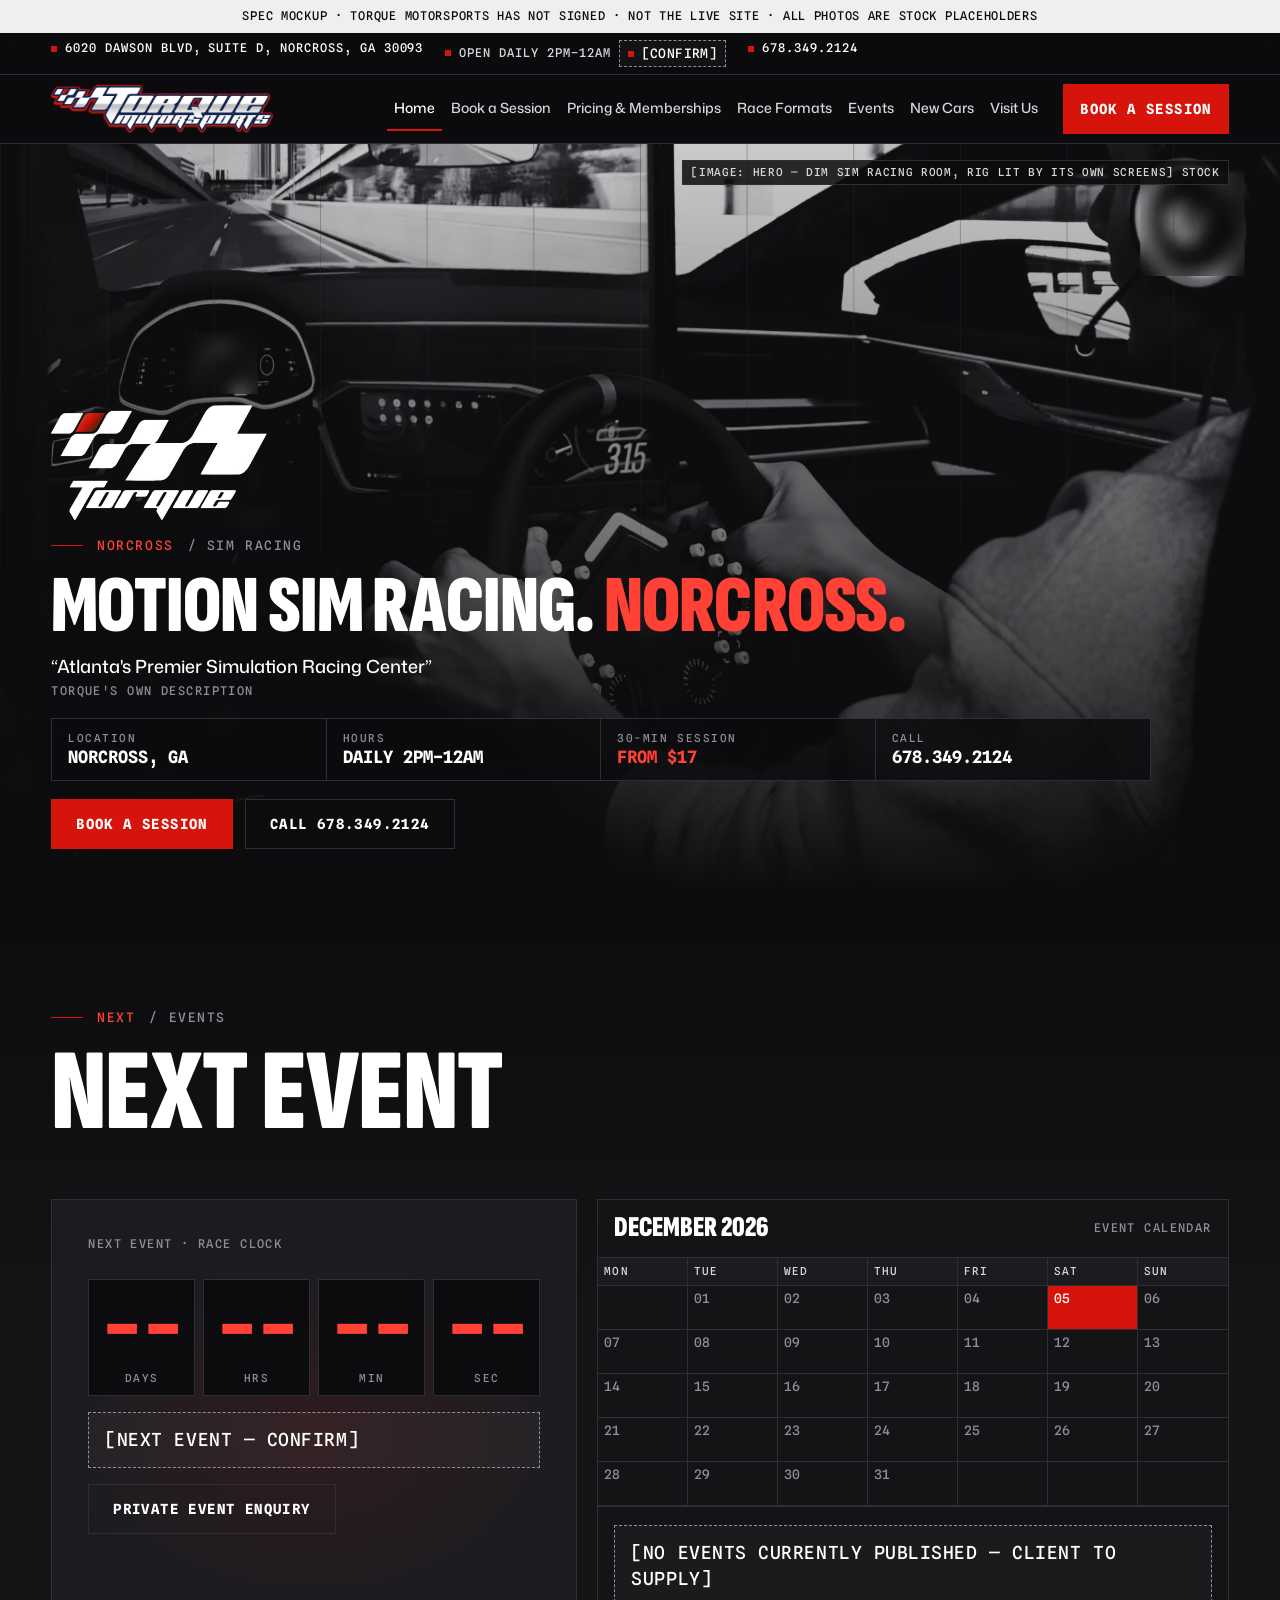
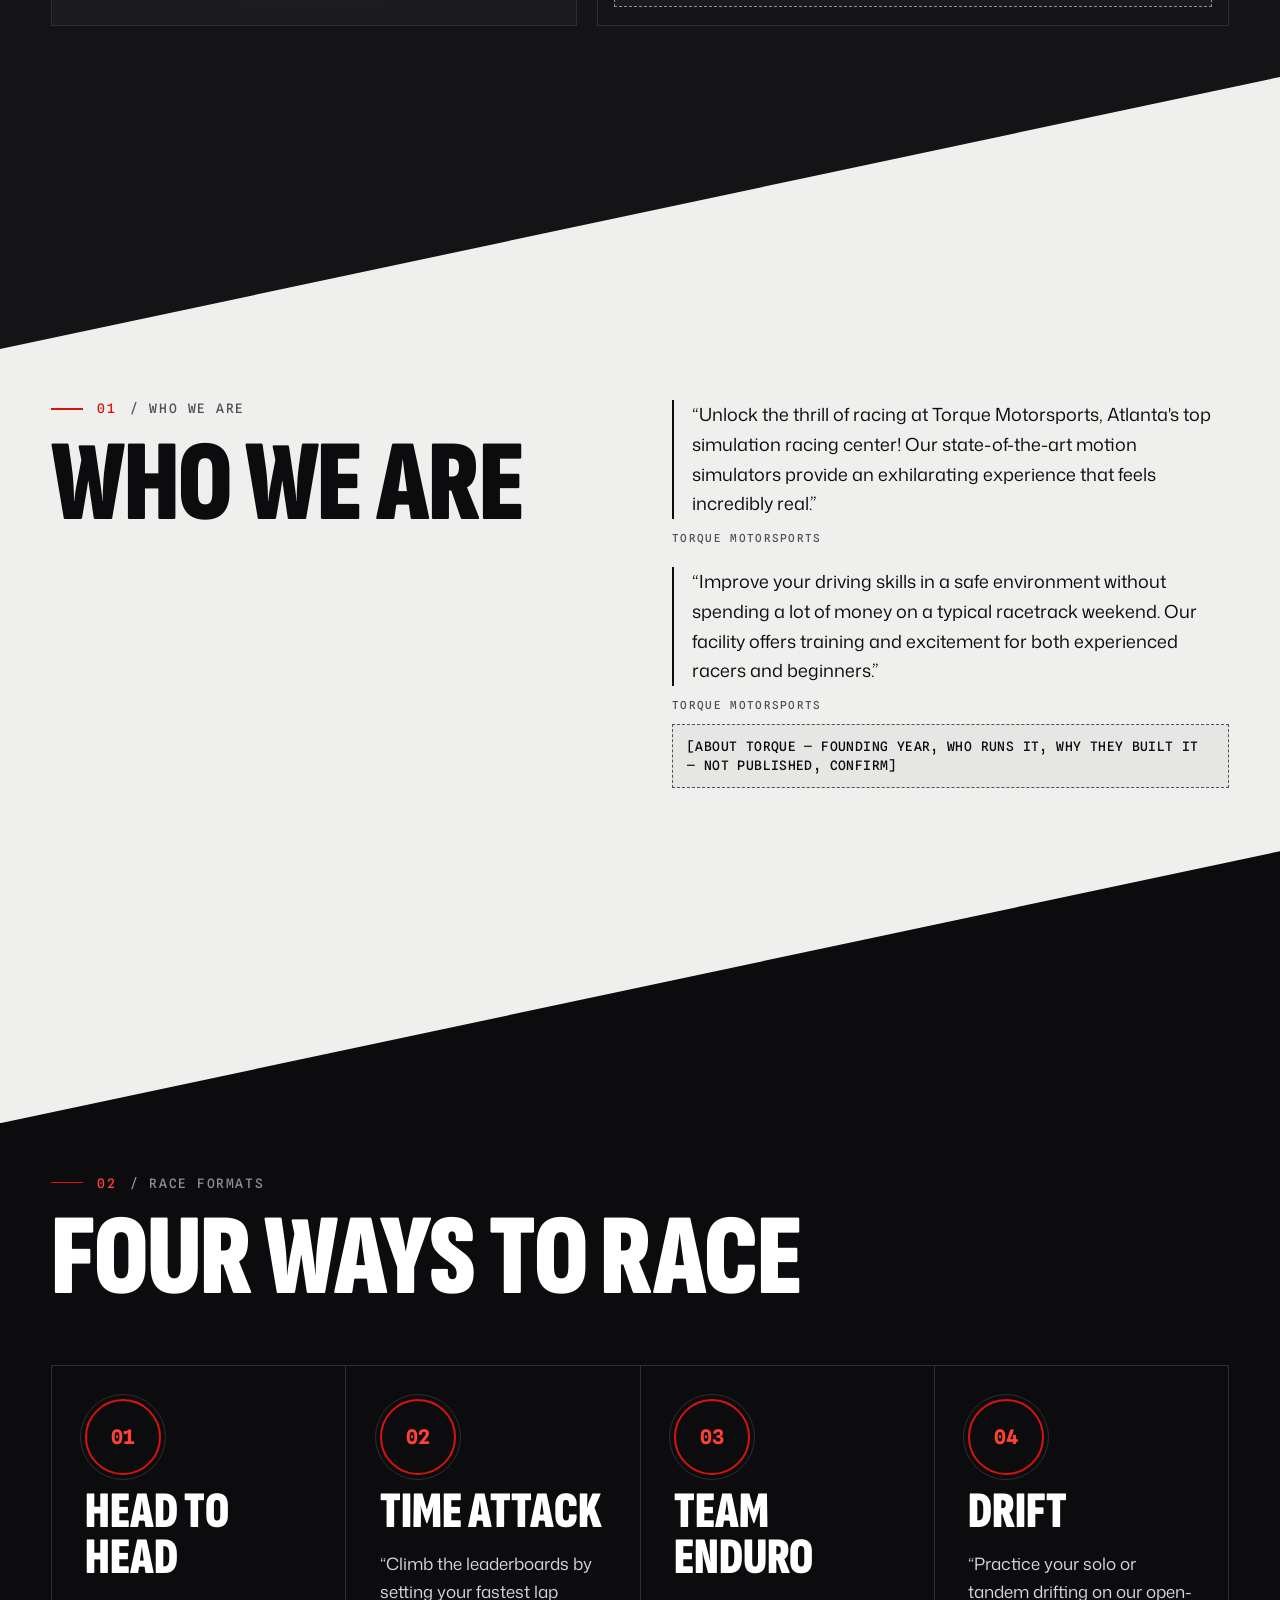
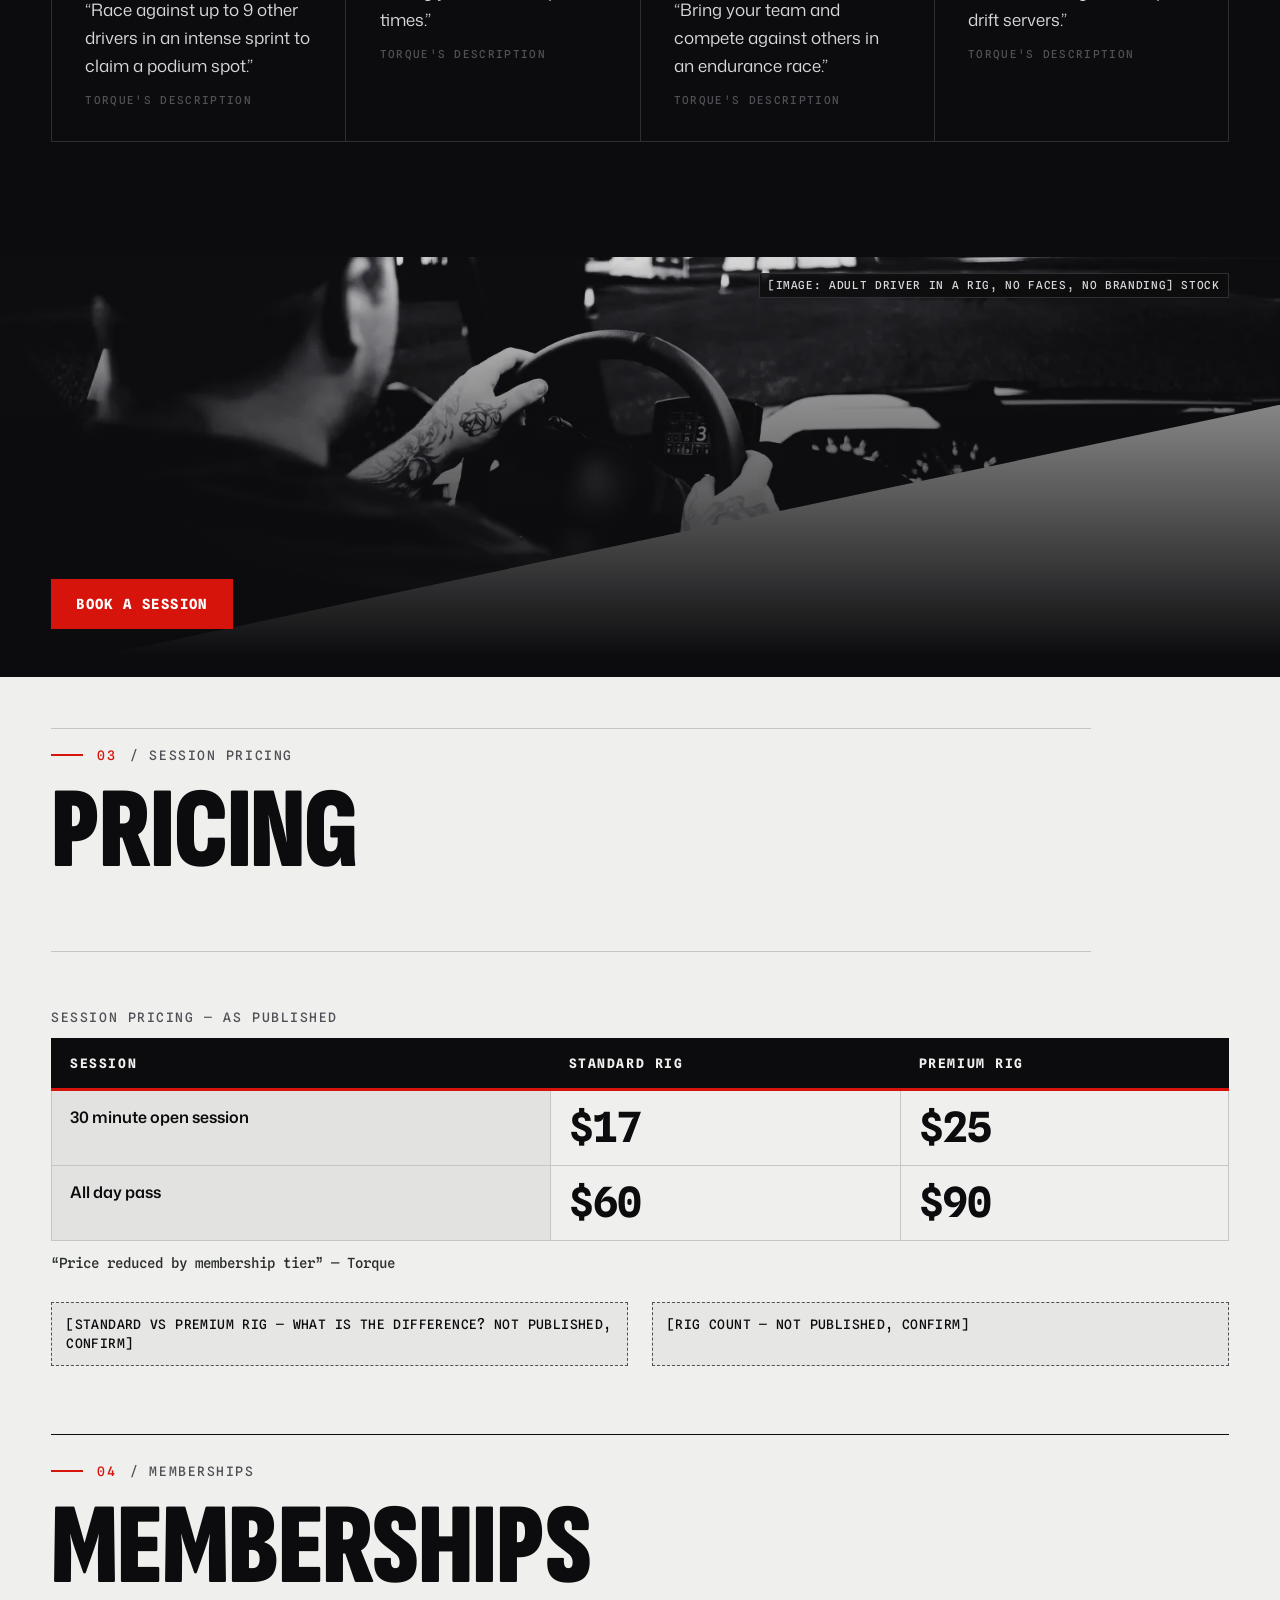
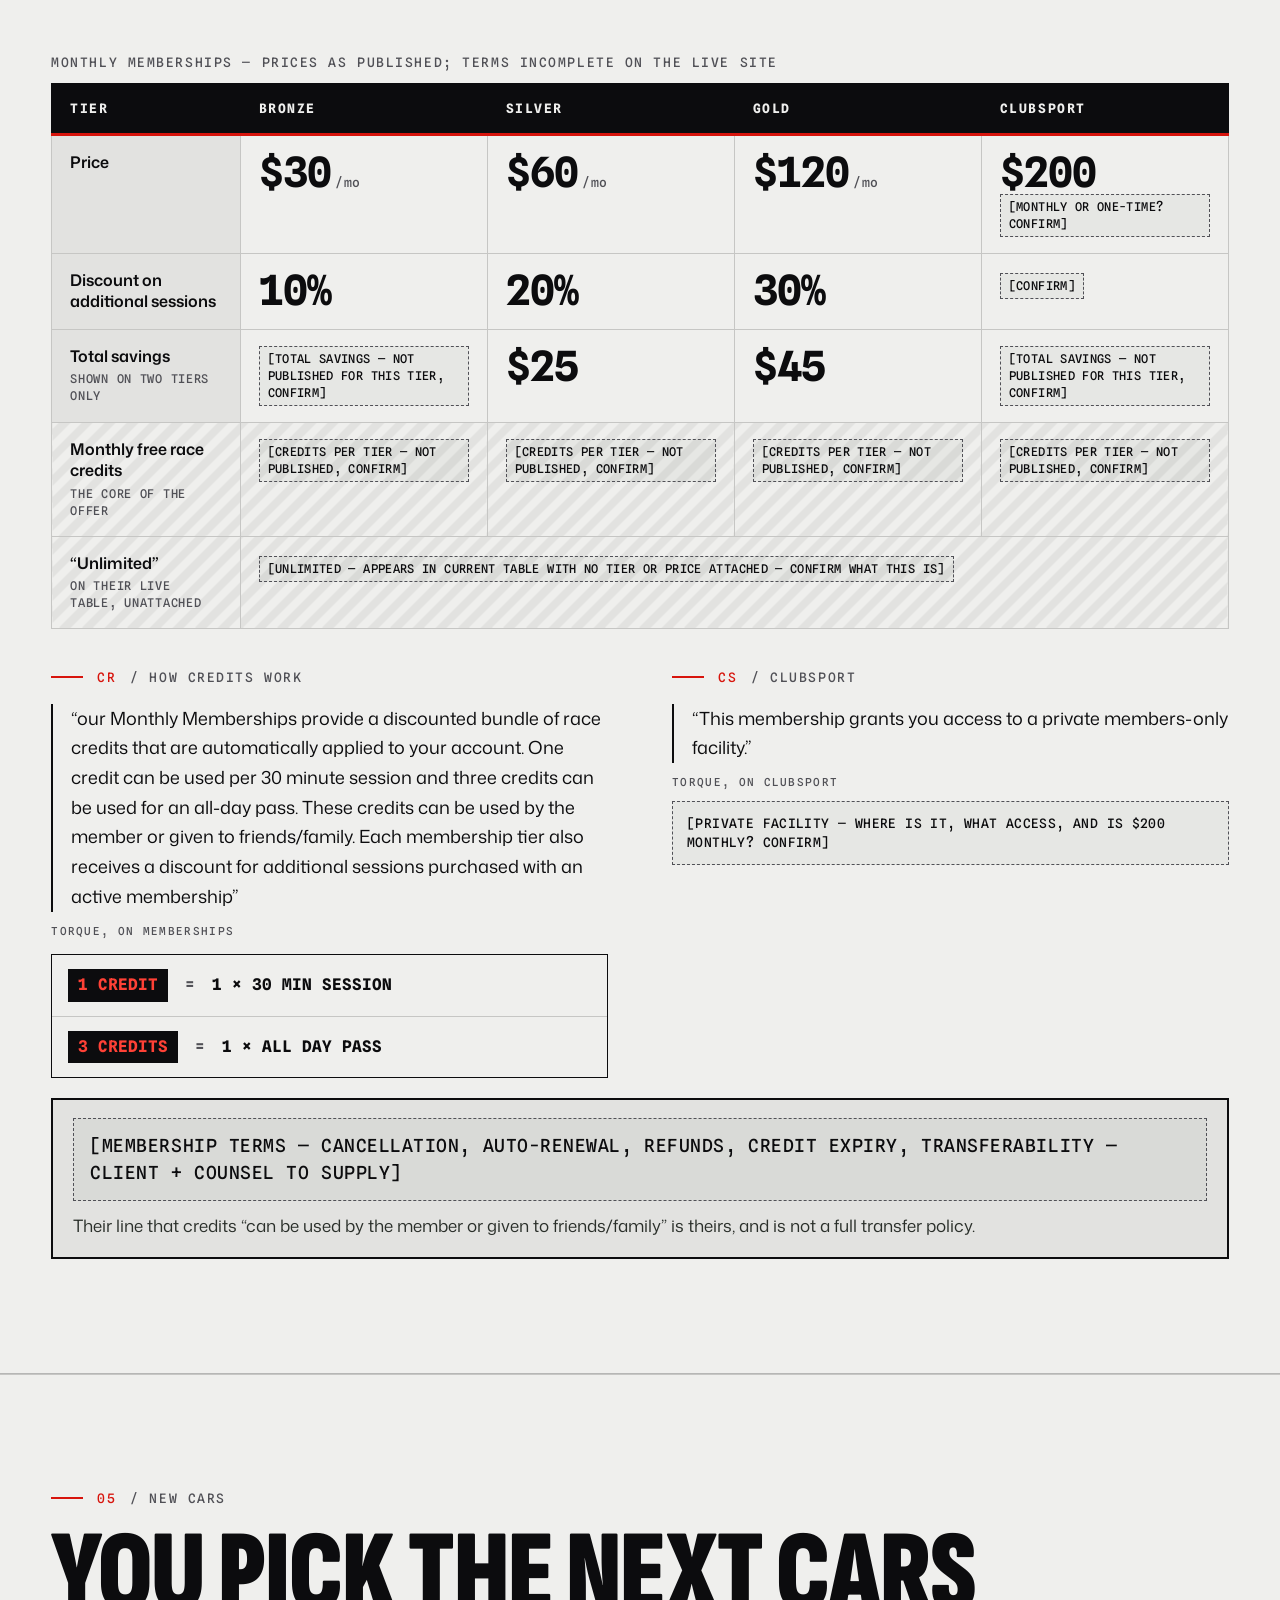
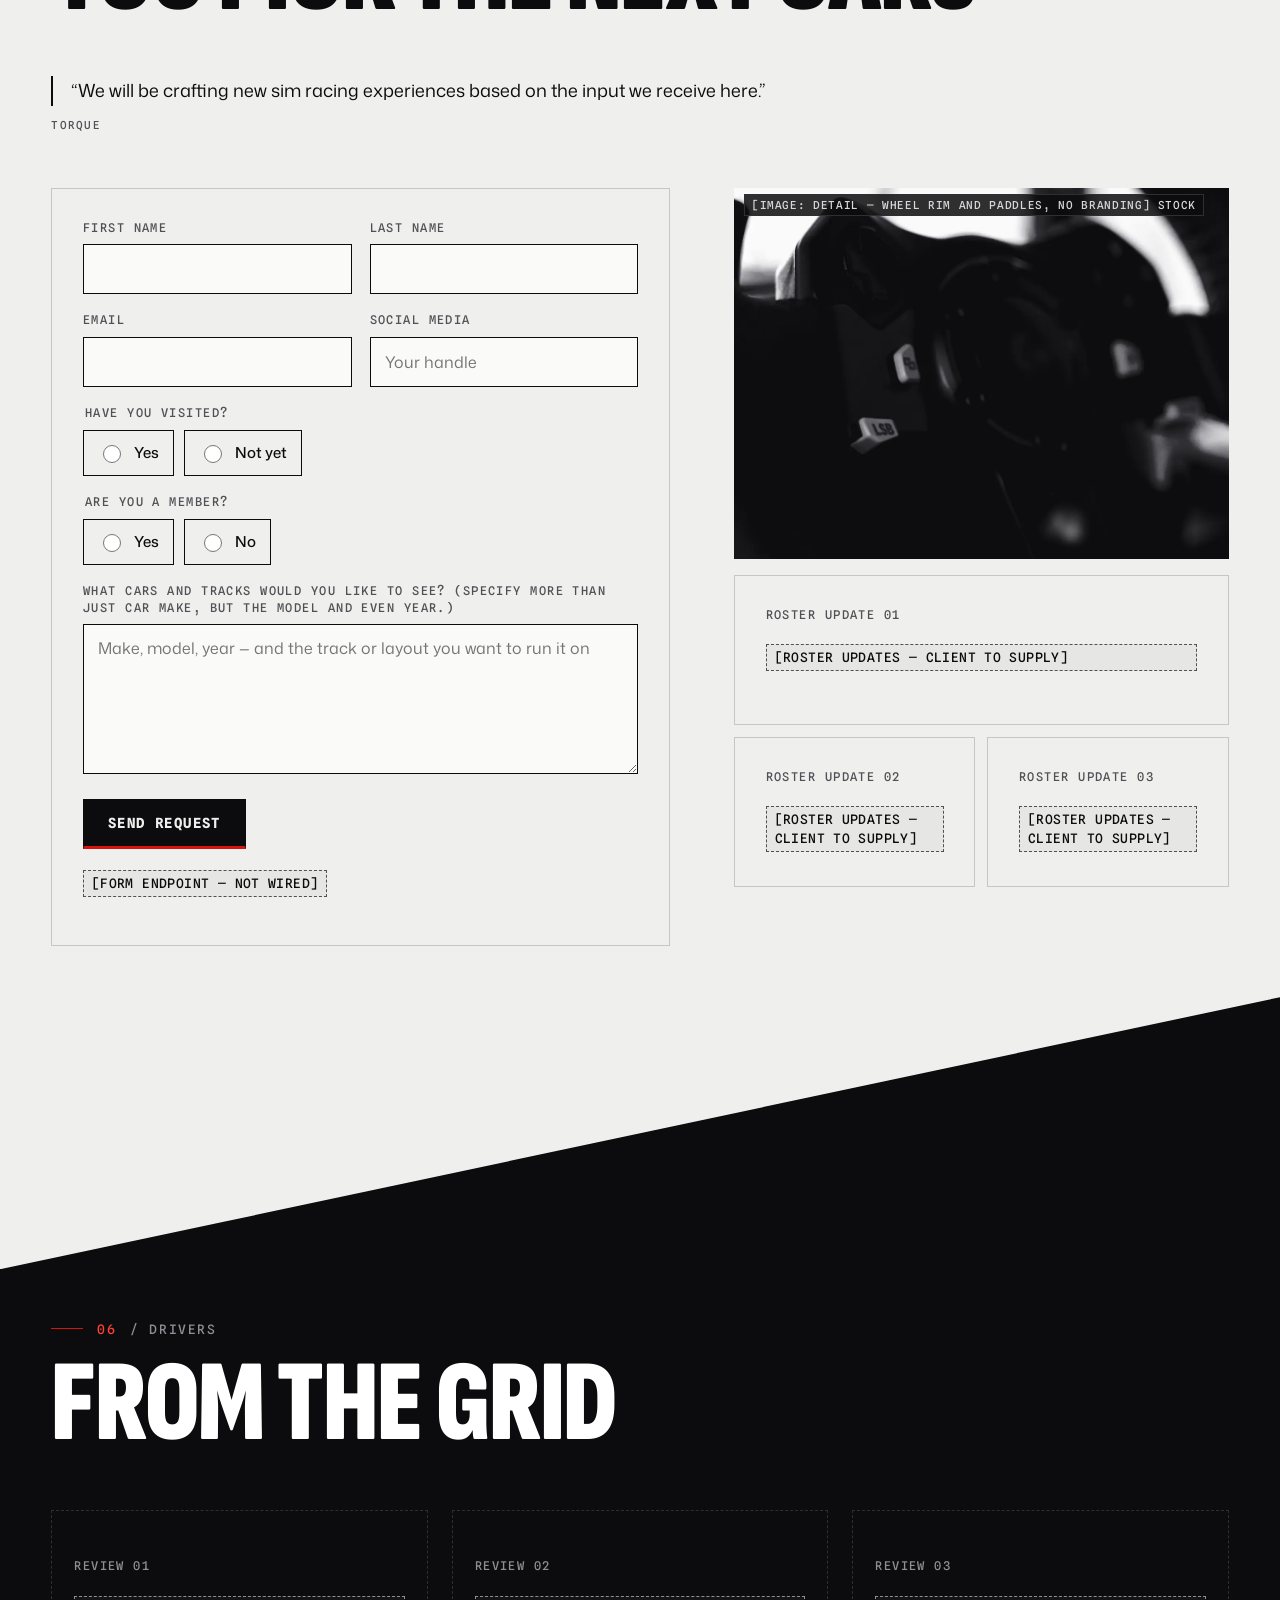
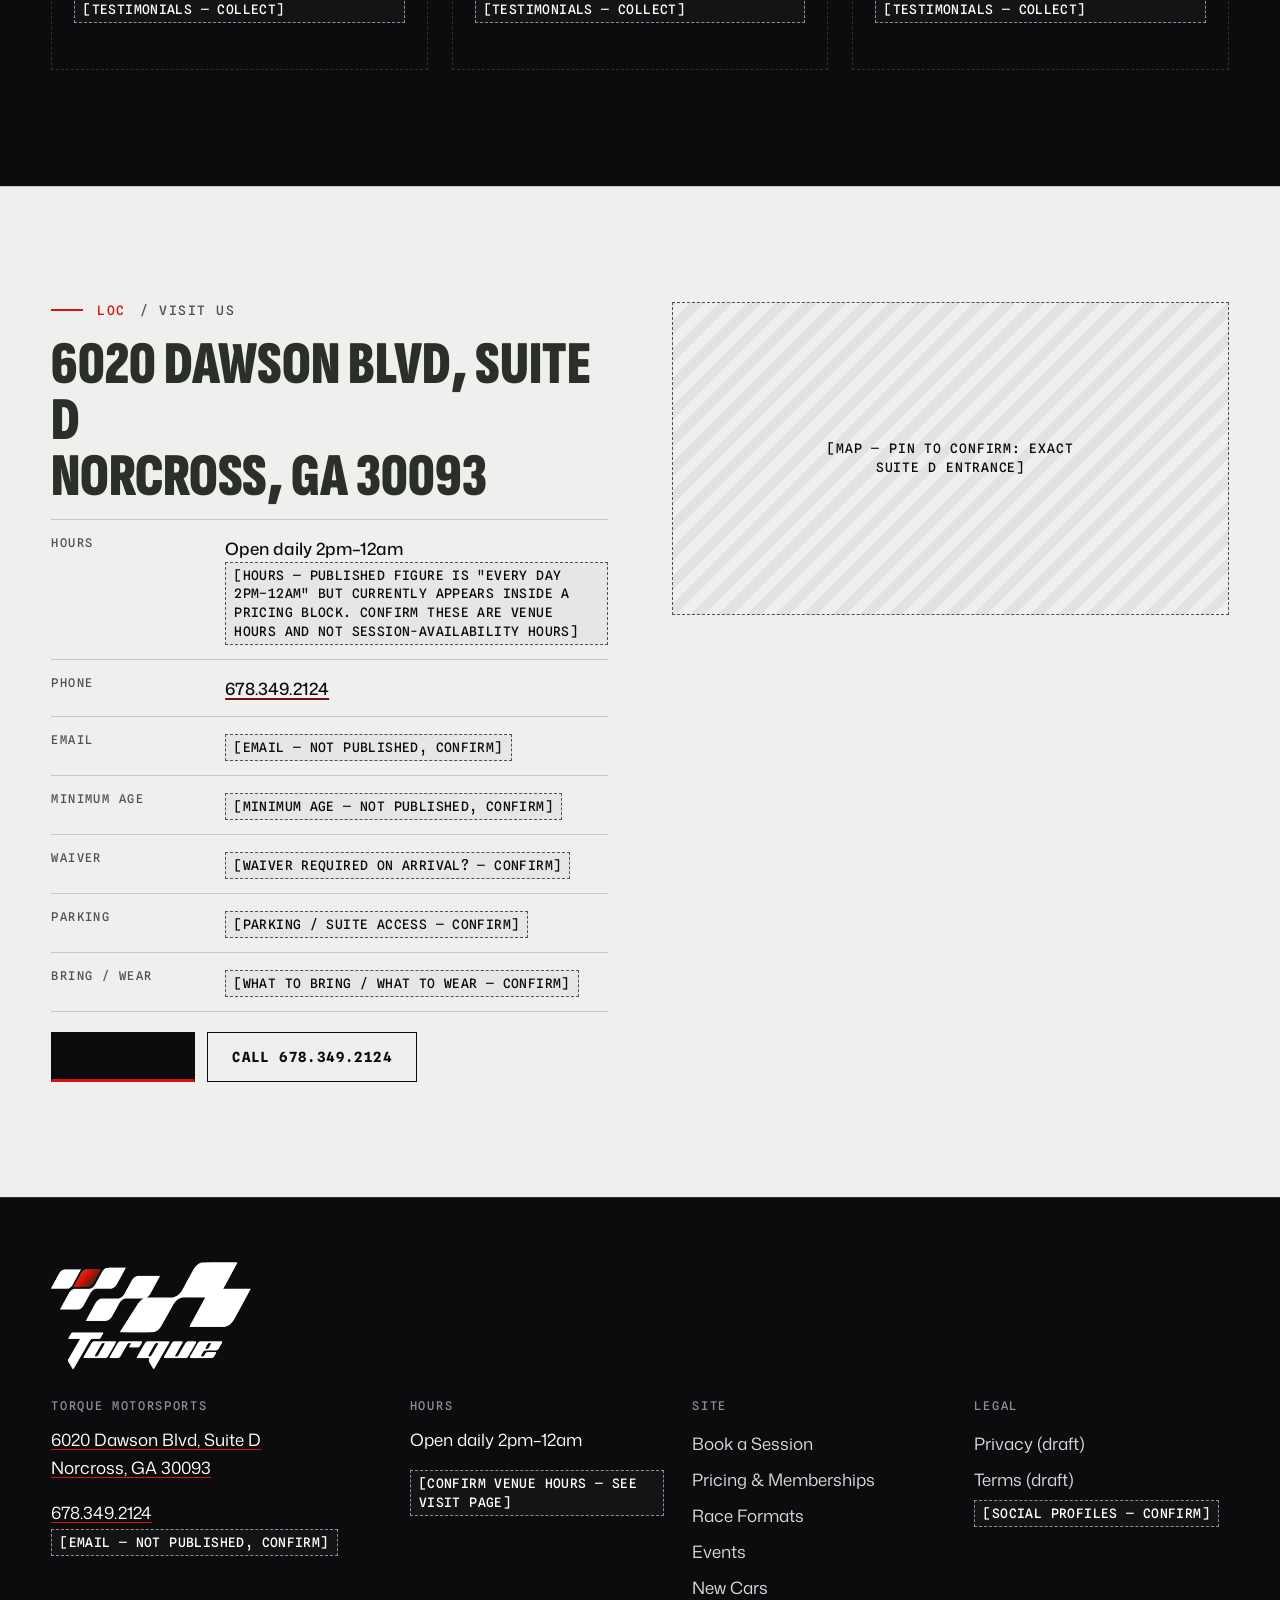
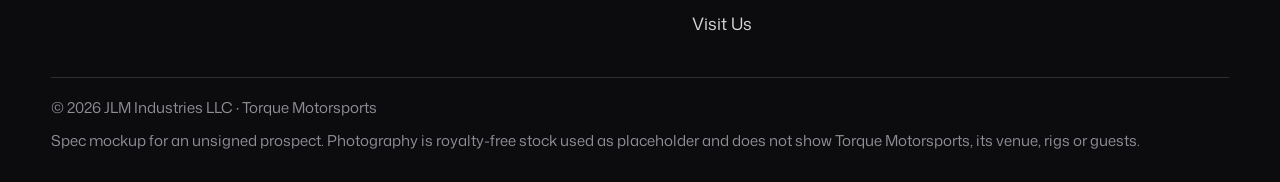
<file: index.html>
<!doctype html>
<html lang="en">
<head>
<meta charset="utf-8">
<meta name="viewport" content="width=device-width, initial-scale=1">
<title>Torque Motorsports | Sim Racing in Norcross, GA — Motion Simulators near Atlanta</title>
<meta name="description" content="Motion-simulator racing in Norcross, GA. 30-minute sessions from $17, all-day passes, monthly memberships and private events.">
<meta property="og:title" content="Torque Motorsports | Sim Racing in Norcross, GA — Motion Simulators near Atlanta">
<meta property="og:description" content="Motion-simulator racing in Norcross, GA. 30-minute sessions from $17, all-day passes, monthly memberships and private events. 6020 Dawson Blvd, Suite D, Norcross, GA 30093 · 678.349.2124">
<meta name="robots" content="noindex, nofollow">
<meta name="theme-color" content="#0C0C0E">
<link rel="icon" href="assets/favicon.png" type="image/png">
<link rel="preconnect" href="https://fonts.googleapis.com">
<link rel="preconnect" href="https://fonts.gstatic.com" crossorigin>
<link href="https://fonts.googleapis.com/css2?family=Mona+Sans:wght@400;500;600&family=Sofia+Sans+Extra+Condensed:wght@800;900&family=Spline+Sans+Mono:wght@400;500;700&display=swap" rel="stylesheet">
<link rel="stylesheet" href="styles.css">
<script type="application/ld+json">{"@context":"https://schema.org","@type":"EntertainmentBusiness","name":"Torque Motorsports","telephone":"+1-678-349-2124","address":{"@type":"PostalAddress","streetAddress":"6020 Dawson Blvd, Suite D","addressLocality":"Norcross","addressRegion":"GA","postalCode":"30093","addressCountry":"US"},"openingHours":"Mo-Su 14:00-24:00"}</script>
</head>
<body>
<a class="skip" href="#main">Skip to content</a>
<div class="mock-ribbon">Spec mockup · Torque Motorsports has not signed · not the live site · all photos are stock placeholders</div>
<header class="site-head">
  <div class="head-strip"><div class="wrap">
    <span><a href="visit.html">6020 Dawson Blvd, Suite D, Norcross, GA 30093</a></span><span>OPEN DAILY 2PM–12AM <span class="flag ">[CONFIRM]</span></span><span><a href="tel:+16783492124">678.349.2124</a></span>
  </div></div>
  <div class="wrap head-main">
    <a class="brand" href="index.html" aria-label="Torque Motorsports home"><img class="brand-logo" src="assets/logo-torque-wordmark.png" alt="Torque Motorsports" width="1116" height="241"></a>
    <button class="menu-btn" aria-expanded="false" aria-controls="site-nav">Menu</button>
    <nav class="nav" id="site-nav" aria-label="Main"><ul><li><a href="index.html" aria-current="page">Home</a></li><li><a href="book.html">Book a Session</a></li><li><a href="pricing.html">Pricing &amp; Memberships</a></li><li><a href="formats.html">Race Formats</a></li><li><a href="events.html">Events</a></li><li><a href="newcars.html">New Cars</a></li><li><a href="visit.html">Visit Us</a></li></ul></nav>
    <a class="btn btn--lime head-cta" href="book.html">Book a session</a>
  </div>
</header>
<main id="main">

<section class="hero" aria-labelledby="hero-h">
  <picture><source media="(max-width: 699px)" srcset="assets/img/PLACEHOLDER-hero-room-mobile.webp" width="900" height="1200"><img src="assets/img/PLACEHOLDER-hero-room.webp" alt="Dim sim racing rig lit by its own screens" width="1920" height="1080" fetchpriority="high"></picture>
  <div class="gridlines" aria-hidden="true"></div>
  <span class="img-label">[IMAGE: hero — dim sim racing room, rig lit by its own screens] stock</span>
  <div class="wrap hero-inner">
    <img class="hero-mark" src="assets/logo-torque-mark.png" alt="" width="766" height="413">
    <p class="eyebrow"><b>NORCROSS</b> / Sim racing</p>
    <h1 class="display" id="hero-h">Motion sim racing. <span>Norcross.</span></h1>
    <p class="claim">“Atlanta's Premier Simulation Racing Center”<cite>Torque's own description</cite></p>
    <div class="status-strip">
      <div><span class="k">Location</span><span class="v">NORCROSS, GA</span></div>
      <div><span class="k">Hours</span><span class="v">DAILY 2PM–12AM</span></div>
      <div><span class="k">30-min session</span><span class="v lime">FROM $17</span></div>
      <div><span class="k">Call</span><span class="v"><a href="tel:+16783492124">678.349.2124</a></span></div>
    </div>
    <div class="btn-row"><a class="btn btn--lime" href="book.html">Book a session</a><a class="btn btn--ghost" href="tel:+16783492124">Call 678.349.2124</a></div>
  </div>
</section>

<section class="screen screen--panel pre-cut" aria-labelledby="race-h">
  <div class="wrap">
    <div class="sec-head"><p class="eyebrow"><b>NEXT</b> / Events</p><h2 class="display" id="race-h">Next event</h2></div>
    <div class="race">
  <div class="clock rv" data-race-clock data-target="">
    <p class="label">Next event · race clock</p>
    <div class="clock-digits" role="timer" aria-label="Countdown idle — no event published"><div><span class="d" data-unit="d">--</span><span class="u">DAYS</span></div><div><span class="d" data-unit="h">--</span><span class="u">HRS</span></div><div><span class="d" data-unit="m">--</span><span class="u">MIN</span></div><div><span class="d" data-unit="s">--</span><span class="u">SEC</span></div></div>
    <span class="flag flag--big">[NEXT EVENT — CONFIRM]</span>
    <div class="btn-row"><a class="btn btn--ghost" href="events.html#private">Private event enquiry</a></div>
  </div>
  <div class="cal rv" data-cal>
    <div class="cal-head"><span class="m" data-cal-month>October 2026</span><span class="label">Event calendar</span></div>
    <div class="cal-grid" data-cal-grid aria-label="Calendar — no events published"></div>
    <div class="cal-empty"><span class="flag flag--big">[NO EVENTS CURRENTLY PUBLISHED — CLIENT TO SUPPLY]</span></div>
  </div>
</div>
  </div>
</section>

<section class="sheet cut pre-cut" aria-labelledby="who-h">
  <div class="wrap split split--top">
    <div><p class="eyebrow"><b>01</b> / Who we are</p><h2 class="display" id="who-h">Who we are</h2></div>
    <div>
      <blockquote class="quote">“Unlock the thrill of racing at Torque Motorsports, Atlanta's top simulation racing center! Our state-of-the-art motion simulators provide an exhilarating experience that feels incredibly real.”</blockquote><p class="src">Torque Motorsports</p>
      <blockquote class="quote" style="margin-top:22px">“Improve your driving skills in a safe environment without spending a lot of money on a typical racetrack weekend. Our facility offers training and excitement for both experienced racers and beginners.”</blockquote><p class="src">Torque Motorsports</p>
      <span class="flag flag--block ">[ABOUT TORQUE — FOUNDING YEAR, WHO RUNS IT, WHY THEY BUILT IT — NOT PUBLISHED, CONFIRM]</span>
    </div>
  </div>
</section>

<section class="screen cut" aria-labelledby="fmt-h">
  <div class="wrap">
    <div class="sec-head"><p class="eyebrow"><b>02</b> / Race formats</p><h2 class="display" id="fmt-h">Four ways to race</h2></div>
    <div class="formats rv-stagger"><article class="format" id="head-to-head">
  <span class="marker" aria-hidden="true">01</span>
  <h3>Head to Head</h3>
  <blockquote>“Race against up to 9 other drivers in an intense sprint to claim a podium spot.”</blockquote>
  <span class="src">Torque's description</span>
</article><article class="format" id="time-attack">
  <span class="marker" aria-hidden="true">02</span>
  <h3>Time Attack</h3>
  <blockquote>“Climb the leaderboards by setting your fastest lap times.”</blockquote>
  <span class="src">Torque's description</span>
</article><article class="format" id="team-enduro">
  <span class="marker" aria-hidden="true">03</span>
  <h3>Team Enduro</h3>
  <blockquote>“Bring your team and compete against others in an endurance race.”</blockquote>
  <span class="src">Torque's description</span>
</article><article class="format" id="drift">
  <span class="marker" aria-hidden="true">04</span>
  <h3>Drift</h3>
  <blockquote>“Practice your solo or tandem drifting on our open-drift servers.”</blockquote>
  <span class="src">Torque's description</span>
</article></div>
  </div>
</section>

<div class="photo-band" role="img" aria-label="Adult driver's gloved hands on a sim racing wheel">
  <img src="assets/img/PLACEHOLDER-driver.webp" alt="" width="1600" height="900" loading="lazy">
  <span class="img-label">[IMAGE: adult driver in a rig, no faces, no branding] stock</span>
  <div class="wrap"><a class="btn btn--lime" href="book.html">Book a session</a></div>
</div>

<section class="sheet cut" aria-labelledby="price-h" id="pricing">
  <div class="wrap">
    <div class="sec-head title-rules"><div><p class="eyebrow"><b>03</b> / Session pricing</p><h2 class="display" id="price-h">Pricing</h2></div></div>
    <div class="table-scroll" tabindex="0" role="region" aria-label="Session pricing">
<table class="ptable rows-in">
  <caption>Session pricing — as published</caption>
  <thead><tr><th scope="col">Session</th><th scope="col">Standard rig</th><th scope="col">Premium rig</th></tr></thead>
  <tbody>
    <tr><th scope="row">30 minute open session</th><td><span class="fig">$<span data-count="17">17</span></span></td><td><span class="fig">$<span data-count="25">25</span></span></td></tr>
    <tr><th scope="row">All day pass</th><td><span class="fig">$<span data-count="60">60</span></span></td><td><span class="fig">$<span data-count="90">90</span></span></td></tr>
  </tbody>
</table></div>
<p class="note">“Price reduced by membership tier” — Torque</p>
<div class="grid grid--2" style="margin-top:16px"><span class="flag flag--block ">[STANDARD VS PREMIUM RIG — WHAT IS THE DIFFERENCE? NOT PUBLISHED, CONFIRM]</span><span class="flag flag--block ">[RIG COUNT — NOT PUBLISHED, CONFIRM]</span></div>
    <div class="rule-in" style="margin-top:56px"></div>
    <div class="sec-head"><p class="eyebrow"><b>04</b> / Memberships</p><h2 class="display">Memberships</h2></div>
    <p class="swipe-hint" aria-hidden="true">Swipe the table → all four tiers</p><div class="table-scroll" tabindex="0" role="region" aria-label="Membership tiers">
<table class="ptable mem-table rows-in">
  <caption>Monthly memberships — prices as published; terms incomplete on the live site</caption>
  <thead><tr><th scope="col">Tier</th><th scope="col">Bronze</th><th scope="col">Silver</th><th scope="col">Gold</th><th scope="col">Clubsport</th></tr></thead>
  <tbody>
    <tr><th scope="row">Price</th><td><span class="fig">$<span data-count="30">30</span><small>/mo</small></span></td><td><span class="fig">$<span data-count="60">60</span><small>/mo</small></span></td><td><span class="fig">$<span data-count="120">120</span><small>/mo</small></span></td><td><span class="fig">$<span data-count="200">200</span></span> <span class="flag ">[MONTHLY OR ONE-TIME? CONFIRM]</span></td></tr>
    <tr><th scope="row">Discount on additional sessions</th><td><span class="fig"><span data-count="10">10</span>%</span></td><td><span class="fig"><span data-count="20">20</span>%</span></td><td><span class="fig"><span data-count="30">30</span>%</span></td><td><span class="flag ">[CONFIRM]</span></td></tr>
    <tr><th scope="row">Total savings<small>Shown on two tiers only</small></th><td><span class="flag ">[TOTAL SAVINGS — NOT PUBLISHED FOR THIS TIER, CONFIRM]</span></td><td><span class="fig">$<span data-count="25">25</span></span></td><td><span class="fig">$<span data-count="45">45</span></span></td><td><span class="flag ">[TOTAL SAVINGS — NOT PUBLISHED FOR THIS TIER, CONFIRM]</span></td></tr>
    <tr class="gap-row"><th scope="row">Monthly free race credits<small>The core of the offer</small></th><td><span class="flag ">[CREDITS PER TIER — NOT PUBLISHED, CONFIRM]</span></td><td><span class="flag ">[CREDITS PER TIER — NOT PUBLISHED, CONFIRM]</span></td><td><span class="flag ">[CREDITS PER TIER — NOT PUBLISHED, CONFIRM]</span></td><td><span class="flag ">[CREDITS PER TIER — NOT PUBLISHED, CONFIRM]</span></td></tr>
    <tr class="gap-row"><th scope="row">“Unlimited”<small>On their live table, unattached</small></th><td colspan="4"><span class="flag ">[UNLIMITED — APPEARS IN CURRENT TABLE WITH NO TIER OR PRICE ATTACHED — CONFIRM WHAT THIS IS]</span></td></tr>
  </tbody>
</table></div>
    <div class="split split--top" style="margin-top:40px">
  <div>
    <p class="eyebrow"><b>CR</b> / How credits work</p>
    <blockquote class="quote">“our Monthly Memberships provide a discounted bundle of race credits that are automatically applied to your account. One credit can be used per 30 minute session and three credits can be used for an all-day pass. These credits can be used by the member or given to friends/family. Each membership tier also receives a discount for additional sessions purchased with an active membership”</blockquote><p class="src">Torque, on memberships</p>
    <div class="converter" aria-label="Published credit ratios">
      <div><span class="c">1 CREDIT</span><span class="eq">=</span><span>1 × 30 MIN SESSION</span></div>
      <div><span class="c">3 CREDITS</span><span class="eq">=</span><span>1 × ALL DAY PASS</span></div>
    </div>
  </div>
  <div>
    <p class="eyebrow"><b>CS</b> / Clubsport</p>
    <blockquote class="quote">“This membership grants you access to a private members-only facility.”</blockquote><p class="src">Torque, on Clubsport</p>
    <span class="flag flag--block ">[PRIVATE FACILITY — WHERE IS IT, WHAT ACCESS, AND IS $200 MONTHLY? CONFIRM]</span>
  </div>
</div>
<div class="terms-gap"><span class="flag flag--big">[MEMBERSHIP TERMS — CANCELLATION, AUTO-RENEWAL, REFUNDS, CREDIT EXPIRY, TRANSFERABILITY — CLIENT + COUNSEL TO SUPPLY]</span><p style="margin:10px 0 0">Their line that credits “can be used by the member or given to friends/family” is theirs, and is not a full transfer policy.</p></div>
  </div>
</section>
<section class="sheet pre-cut" aria-labelledby="nc-h" id="new-cars" style="border-top:1px solid var(--sheet-rule)">
  <div class="wrap">
    <div class="sec-head"><p class="eyebrow"><b>05</b> / New cars</p><h2 class="display" id="nc-h">You pick the next cars</h2><blockquote class="quote">“We will be crafting new sim racing experiences based on the input we receive here.”</blockquote><p class="src">Torque</p></div>
    <div class="split split--wide split--top">
      <div class="card"><form class="form" data-mock novalidate>
  <div class="row"><div><label for="nc-first">First name</label><input id="nc-first" required autocomplete="given-name"></div><div><label for="nc-last">Last name</label><input id="nc-last" required autocomplete="family-name"></div></div>
  <div class="row"><div><label for="nc-email">Email</label><input id="nc-email" type="email" required autocomplete="email"></div><div><label for="nc-social">Social media</label><input id="nc-social" placeholder="Your handle"></div></div>
  <fieldset><legend>Have you visited?</legend><div class="checks"><label><input type="radio" name="visited" value="yes">Yes</label><label><input type="radio" name="visited" value="no">Not yet</label></div></fieldset>
  <fieldset><legend>Are you a member?</legend><div class="checks"><label><input type="radio" name="member" value="yes">Yes</label><label><input type="radio" name="member" value="no">No</label></div></fieldset>
  <div><label for="nc-want">What cars and tracks would you like to see? (Specify more than just car make, but the model and even year.)</label><textarea id="nc-want" required placeholder="Make, model, year — and the track or layout you want to run it on"></textarea></div>
  <div class="btn-row"><button class="btn btn--ink" type="submit">Send request</button></div>
  <p class="form-status" role="status" tabindex="-1" hidden></p>
  <p><span class="flag ">[FORM ENDPOINT — NOT WIRED]</span></p>
</form></div>
      <div style="display:grid;gap:16px"><figure class="ph ar-43"><img src="assets/img/PLACEHOLDER-wheel-detail.webp" alt="Close-up of a sim racing wheel rim and paddle shifters" width="1200" height="900" loading="lazy"><figcaption><span>[IMAGE: detail — wheel rim and paddles, no branding] stock</span></figcaption></figure><div class="feed rv-stagger"><article class="card"><p class="label">Roster update 01</p><span class="flag ">[ROSTER UPDATES — CLIENT TO SUPPLY]</span></article><article class="card"><p class="label">Roster update 02</p><span class="flag ">[ROSTER UPDATES — CLIENT TO SUPPLY]</span></article><article class="card"><p class="label">Roster update 03</p><span class="flag ">[ROSTER UPDATES — CLIENT TO SUPPLY]</span></article></div></div>
    </div>
  </div>
</section>

<section class="screen cut" aria-labelledby="ts-h">
  <div class="wrap"><div class="sec-head"><p class="eyebrow"><b>06</b> / Drivers</p><h2 class="display" id="ts-h">From the grid</h2></div>
  <div class="grid grid--3"><div class="testi"><p class="label">Review 01</p><span class="flag ">[TESTIMONIALS — COLLECT]</span></div><div class="testi"><p class="label">Review 02</p><span class="flag ">[TESTIMONIALS — COLLECT]</span></div><div class="testi"><p class="label">Review 03</p><span class="flag ">[TESTIMONIALS — COLLECT]</span></div></div></div>
</section>

<section class="sheet" aria-label="Visit us" style="border-top:1px solid var(--sheet-rule)">
  <div class="wrap"><div class="split split--top">
  <div>
    <p class="eyebrow"><b>LOC</b> / Visit us</p>
    <p class="addr-big">6020 Dawson Blvd, Suite D<br>Norcross, GA 30093</p>
    <dl class="dl">
      <div><dt>Hours</dt><dd>Open daily 2pm–12am<br><span class="flag ">[HOURS — PUBLISHED FIGURE IS "EVERY DAY 2PM–12AM" BUT CURRENTLY APPEARS INSIDE A PRICING BLOCK. CONFIRM THESE ARE VENUE HOURS AND NOT SESSION-AVAILABILITY HOURS]</span></dd></div>
      <div><dt>Phone</dt><dd><a href="tel:+16783492124">678.349.2124</a></dd></div>
      <div><dt>Email</dt><dd><span class="flag ">[EMAIL — NOT PUBLISHED, CONFIRM]</span></dd></div>
      <div><dt>Minimum age</dt><dd><span class="flag ">[MINIMUM AGE — NOT PUBLISHED, CONFIRM]</span></dd></div>
      <div><dt>Waiver</dt><dd><span class="flag ">[WAIVER REQUIRED ON ARRIVAL? — CONFIRM]</span></dd></div>
      <div><dt>Parking</dt><dd><span class="flag ">[PARKING / SUITE ACCESS — CONFIRM]</span></dd></div>
      <div><dt>Bring / wear</dt><dd><span class="flag ">[WHAT TO BRING / WHAT TO WEAR — CONFIRM]</span></dd></div>
    </dl>
    <div class="btn-row" style="margin-top:20px"><a class="btn btn--ink" href="https://www.google.com/maps/search/?api=1&query=6020+Dawson+Blvd+Suite+D+Norcross+GA+30093">Directions</a><a class="btn btn--ghost" href="tel:+16783492124">Call 678.349.2124</a></div>
  </div>
  <div style="display:grid;gap:16px">
    <div class="ph-frame ar-43"><span>[MAP — PIN TO CONFIRM: EXACT SUITE D ENTRANCE]</span></div>
    
  </div>
</div></div>
</section>
</main>
<footer class="site-foot">
  <div class="wrap">
    <img class="foot-mark" src="assets/logo-torque-mark.png" alt="Torque logo" width="766" height="413" loading="lazy">
    <div class="foot-grid">
      <div><h2>Torque Motorsports</h2><p><a href="https://www.google.com/maps/search/?api=1&query=6020+Dawson+Blvd+Suite+D+Norcross+GA+30093">6020 Dawson Blvd, Suite D<br>Norcross, GA 30093</a></p><p><a href="tel:+16783492124">678.349.2124</a><br><span class="flag ">[EMAIL — NOT PUBLISHED, CONFIRM]</span></p></div>
      <div><h2>Hours</h2><p style="color:var(--signal)">Open daily 2pm–12am</p><p><span class="flag ">[CONFIRM VENUE HOURS — SEE VISIT PAGE]</span></p></div>
      <div><h2>Site</h2><ul><li><a href="book.html">Book a Session</a></li><li><a href="pricing.html">Pricing &amp; Memberships</a></li><li><a href="formats.html">Race Formats</a></li><li><a href="events.html">Events</a></li><li><a href="newcars.html">New Cars</a></li><li><a href="visit.html">Visit Us</a></li></ul></div>
      <div><h2>Legal</h2><ul><li><a href="privacy.html">Privacy (draft)</a></li><li><a href="terms.html">Terms (draft)</a></li></ul><p><span class="flag ">[SOCIAL PROFILES — CONFIRM]</span></p></div>
    </div>
    <div class="foot-base">
      <p>© <span data-year>2026</span> JLM Industries LLC · Torque Motorsports</p>
      <p>Spec mockup for an unsigned prospect. Photography is royalty-free stock used as placeholder and does not show Torque Motorsports, its venue, rigs or guests.</p>
    </div>
  </div>
</footer>
<nav class="action-bar" aria-label="Quick actions"><a href="book.html">Book</a><a href="tel:+16783492124">Call</a><a href="https://www.google.com/maps/search/?api=1&query=6020+Dawson+Blvd+Suite+D+Norcross+GA+30093">Directions</a></nav>
<script src="script.js" defer></script>
</body>
</html>
</file>
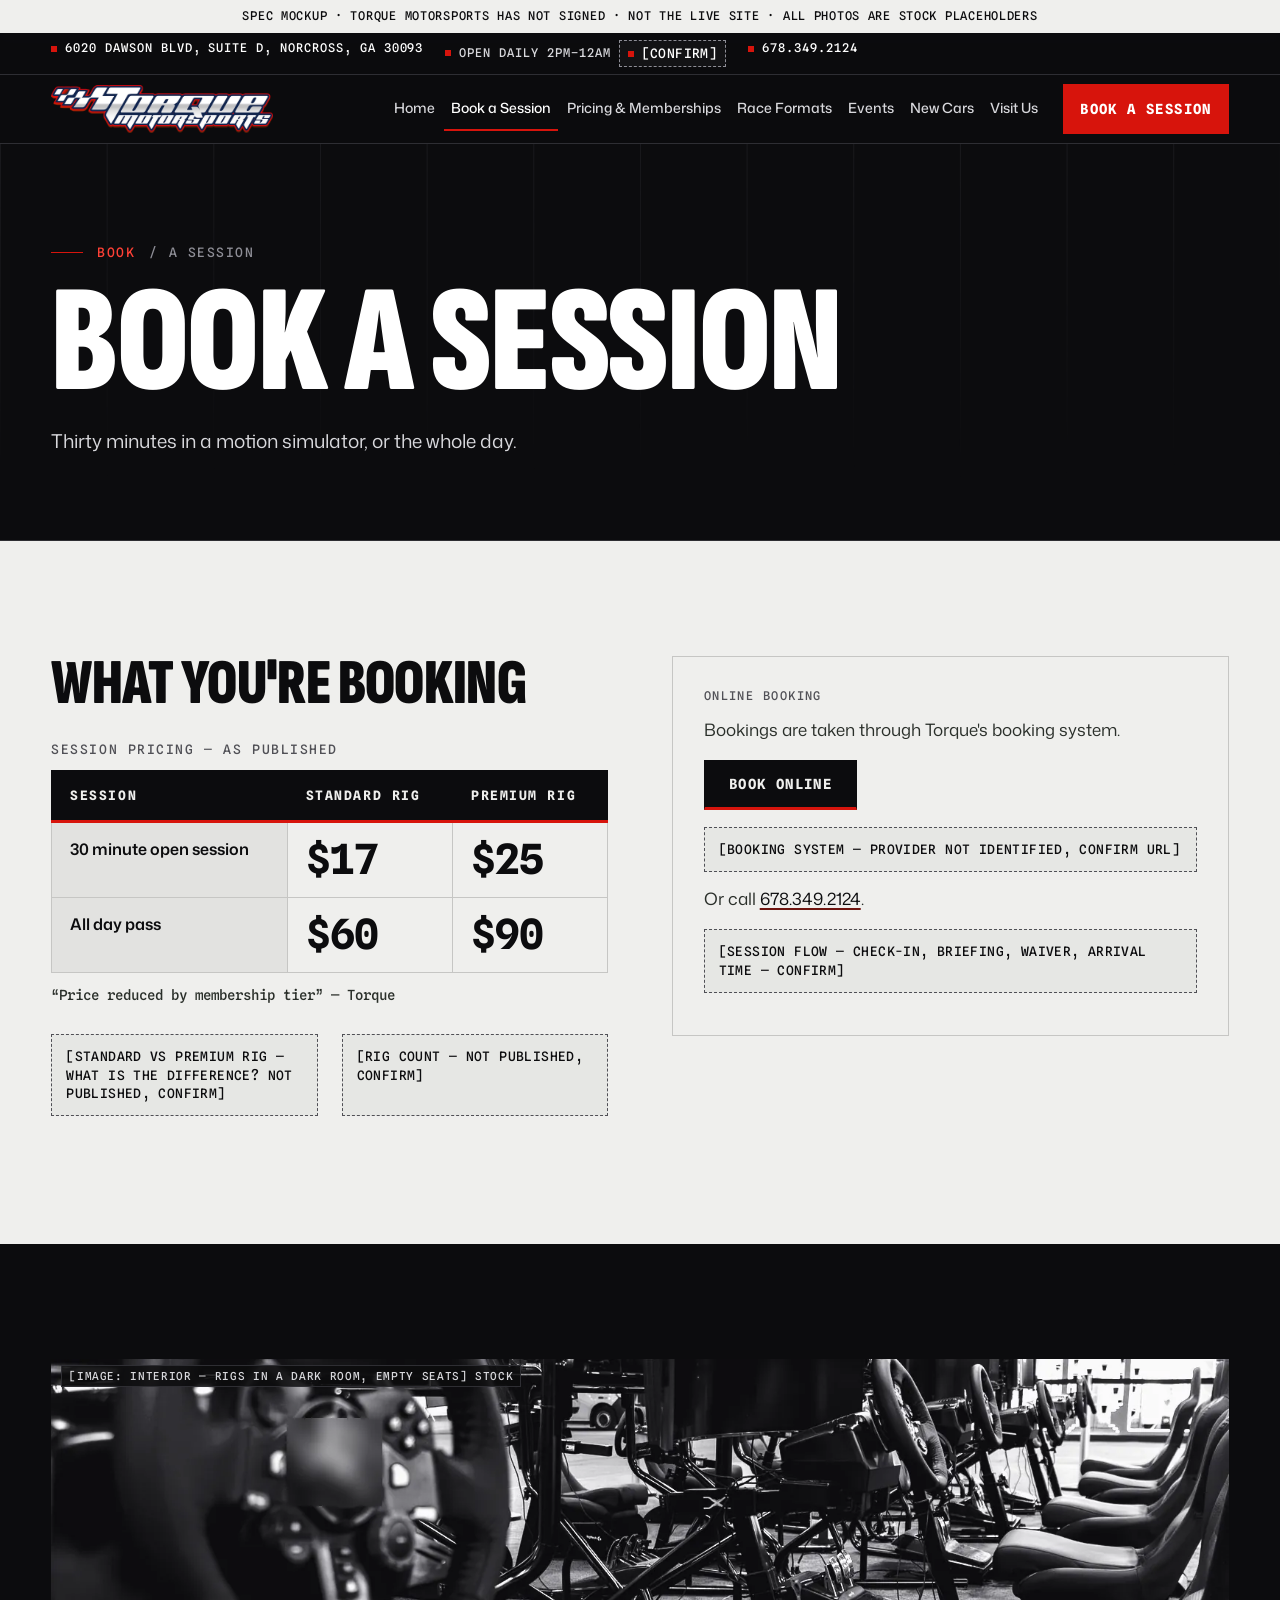
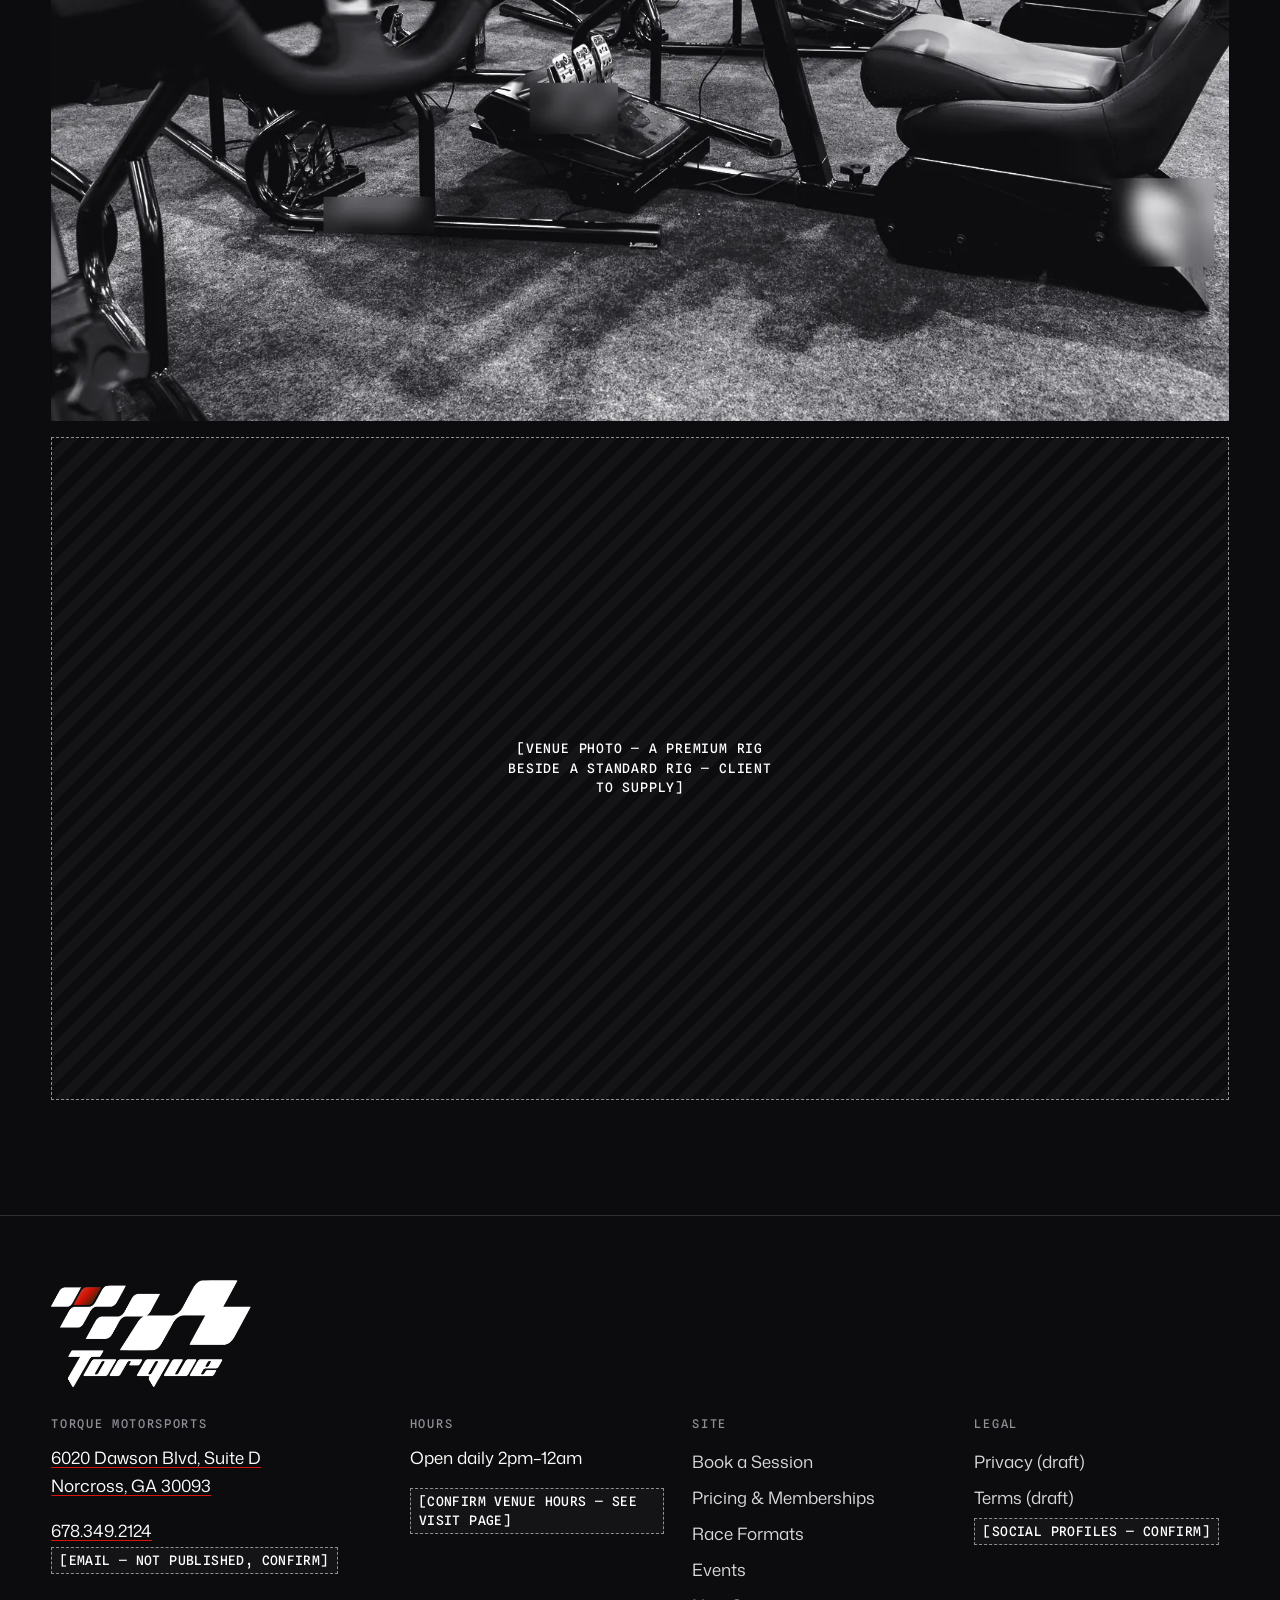
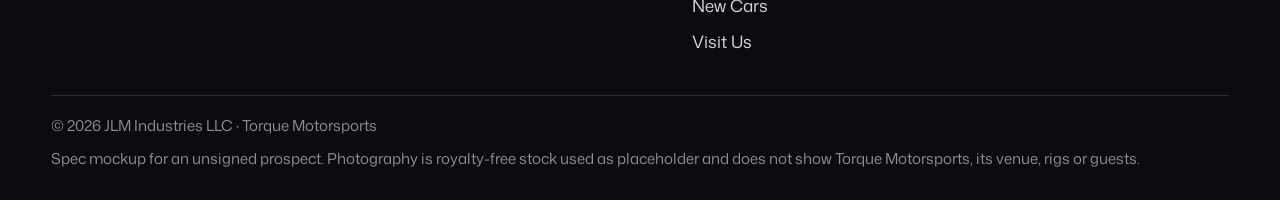
<file: book.html>
<!doctype html>
<html lang="en">
<head>
<meta charset="utf-8">
<meta name="viewport" content="width=device-width, initial-scale=1">
<title>Book a Session | Torque Motorsports, Norcross GA</title>
<meta name="description" content="Book a 30-minute session or an all-day pass at Torque Motorsports in Norcross, GA.">
<meta property="og:title" content="Book a Session | Torque Motorsports, Norcross GA">
<meta property="og:description" content="Book a 30-minute session or an all-day pass at Torque Motorsports in Norcross, GA. 6020 Dawson Blvd, Suite D, Norcross, GA 30093 · 678.349.2124">
<meta name="robots" content="noindex, nofollow">
<meta name="theme-color" content="#0C0C0E">
<link rel="icon" href="assets/favicon.png" type="image/png">
<link rel="preconnect" href="https://fonts.googleapis.com">
<link rel="preconnect" href="https://fonts.gstatic.com" crossorigin>
<link href="https://fonts.googleapis.com/css2?family=Mona+Sans:wght@400;500;600&family=Sofia+Sans+Extra+Condensed:wght@800;900&family=Spline+Sans+Mono:wght@400;500;700&display=swap" rel="stylesheet">
<link rel="stylesheet" href="styles.css">
</head>
<body>
<a class="skip" href="#main">Skip to content</a>
<div class="mock-ribbon">Spec mockup · Torque Motorsports has not signed · not the live site · all photos are stock placeholders</div>
<header class="site-head">
  <div class="head-strip"><div class="wrap">
    <span><a href="visit.html">6020 Dawson Blvd, Suite D, Norcross, GA 30093</a></span><span>OPEN DAILY 2PM–12AM <span class="flag ">[CONFIRM]</span></span><span><a href="tel:+16783492124">678.349.2124</a></span>
  </div></div>
  <div class="wrap head-main">
    <a class="brand" href="index.html" aria-label="Torque Motorsports home"><img class="brand-logo" src="assets/logo-torque-wordmark.png" alt="Torque Motorsports" width="1116" height="241"></a>
    <button class="menu-btn" aria-expanded="false" aria-controls="site-nav">Menu</button>
    <nav class="nav" id="site-nav" aria-label="Main"><ul><li><a href="index.html">Home</a></li><li><a href="book.html" aria-current="page">Book a Session</a></li><li><a href="pricing.html">Pricing &amp; Memberships</a></li><li><a href="formats.html">Race Formats</a></li><li><a href="events.html">Events</a></li><li><a href="newcars.html">New Cars</a></li><li><a href="visit.html">Visit Us</a></li></ul></nav>
    <a class="btn btn--lime head-cta" href="book.html">Book a session</a>
  </div>
</header>
<main id="main">
<section class="page-head"><div class="gridlines" aria-hidden="true"></div><div class="wrap">
<p class="eyebrow"><b>BOOK</b> / A session</p><h1 class="display">Book a session</h1><p class="lede">Thirty minutes in a motion simulator, or the whole day.</p>
</div></section>
<section class="sheet"><div class="wrap split split--top">
  <div><h2 class="display" style="font-size:clamp(2.4rem,5vw,4rem)">What you're booking</h2><div class="table-scroll" tabindex="0" role="region" aria-label="Session pricing">
<table class="ptable rows-in">
  <caption>Session pricing — as published</caption>
  <thead><tr><th scope="col">Session</th><th scope="col">Standard rig</th><th scope="col">Premium rig</th></tr></thead>
  <tbody>
    <tr><th scope="row">30 minute open session</th><td><span class="fig">$<span data-count="17">17</span></span></td><td><span class="fig">$<span data-count="25">25</span></span></td></tr>
    <tr><th scope="row">All day pass</th><td><span class="fig">$<span data-count="60">60</span></span></td><td><span class="fig">$<span data-count="90">90</span></span></td></tr>
  </tbody>
</table></div>
<p class="note">“Price reduced by membership tier” — Torque</p>
<div class="grid grid--2" style="margin-top:16px"><span class="flag flag--block ">[STANDARD VS PREMIUM RIG — WHAT IS THE DIFFERENCE? NOT PUBLISHED, CONFIRM]</span><span class="flag flag--block ">[RIG COUNT — NOT PUBLISHED, CONFIRM]</span></div></div>
  <div class="card"><p class="label">Online booking</p><p>Bookings are taken through Torque's booking system.</p>
    <p><span class="btn btn--ink" aria-disabled="true">Book online</span></p><span class="flag flag--block ">[BOOKING SYSTEM — PROVIDER NOT IDENTIFIED, CONFIRM URL]</span>
    <p>Or call <a href="tel:+16783492124">678.349.2124</a>.</p><span class="flag flag--block ">[SESSION FLOW — CHECK-IN, BRIEFING, WAIVER, ARRIVAL TIME — CONFIRM]</span></div>
</div></section>
<section class="screen"><div class="wrap"><figure class="ph ar-169"><img src="assets/img/PLACEHOLDER-rig-row.webp" alt="Row of sim racing rigs in a dim room, empty seats" width="1600" height="900" loading="lazy"><figcaption><span>[IMAGE: interior — rigs in a dark room, empty seats] stock</span></figcaption></figure><div class="ph-frame" style="margin-top:16px"><span>[VENUE PHOTO — A PREMIUM RIG BESIDE A STANDARD RIG — CLIENT TO SUPPLY]</span></div></div></section></main>
<footer class="site-foot">
  <div class="wrap">
    <img class="foot-mark" src="assets/logo-torque-mark.png" alt="Torque logo" width="766" height="413" loading="lazy">
    <div class="foot-grid">
      <div><h2>Torque Motorsports</h2><p><a href="https://www.google.com/maps/search/?api=1&query=6020+Dawson+Blvd+Suite+D+Norcross+GA+30093">6020 Dawson Blvd, Suite D<br>Norcross, GA 30093</a></p><p><a href="tel:+16783492124">678.349.2124</a><br><span class="flag ">[EMAIL — NOT PUBLISHED, CONFIRM]</span></p></div>
      <div><h2>Hours</h2><p style="color:var(--signal)">Open daily 2pm–12am</p><p><span class="flag ">[CONFIRM VENUE HOURS — SEE VISIT PAGE]</span></p></div>
      <div><h2>Site</h2><ul><li><a href="book.html">Book a Session</a></li><li><a href="pricing.html">Pricing &amp; Memberships</a></li><li><a href="formats.html">Race Formats</a></li><li><a href="events.html">Events</a></li><li><a href="newcars.html">New Cars</a></li><li><a href="visit.html">Visit Us</a></li></ul></div>
      <div><h2>Legal</h2><ul><li><a href="privacy.html">Privacy (draft)</a></li><li><a href="terms.html">Terms (draft)</a></li></ul><p><span class="flag ">[SOCIAL PROFILES — CONFIRM]</span></p></div>
    </div>
    <div class="foot-base">
      <p>© <span data-year>2026</span> JLM Industries LLC · Torque Motorsports</p>
      <p>Spec mockup for an unsigned prospect. Photography is royalty-free stock used as placeholder and does not show Torque Motorsports, its venue, rigs or guests.</p>
    </div>
  </div>
</footer>
<nav class="action-bar" aria-label="Quick actions"><a href="book.html">Book</a><a href="tel:+16783492124">Call</a><a href="https://www.google.com/maps/search/?api=1&query=6020+Dawson+Blvd+Suite+D+Norcross+GA+30093">Directions</a></nav>
<script src="script.js" defer></script>
</body>
</html>
</file>
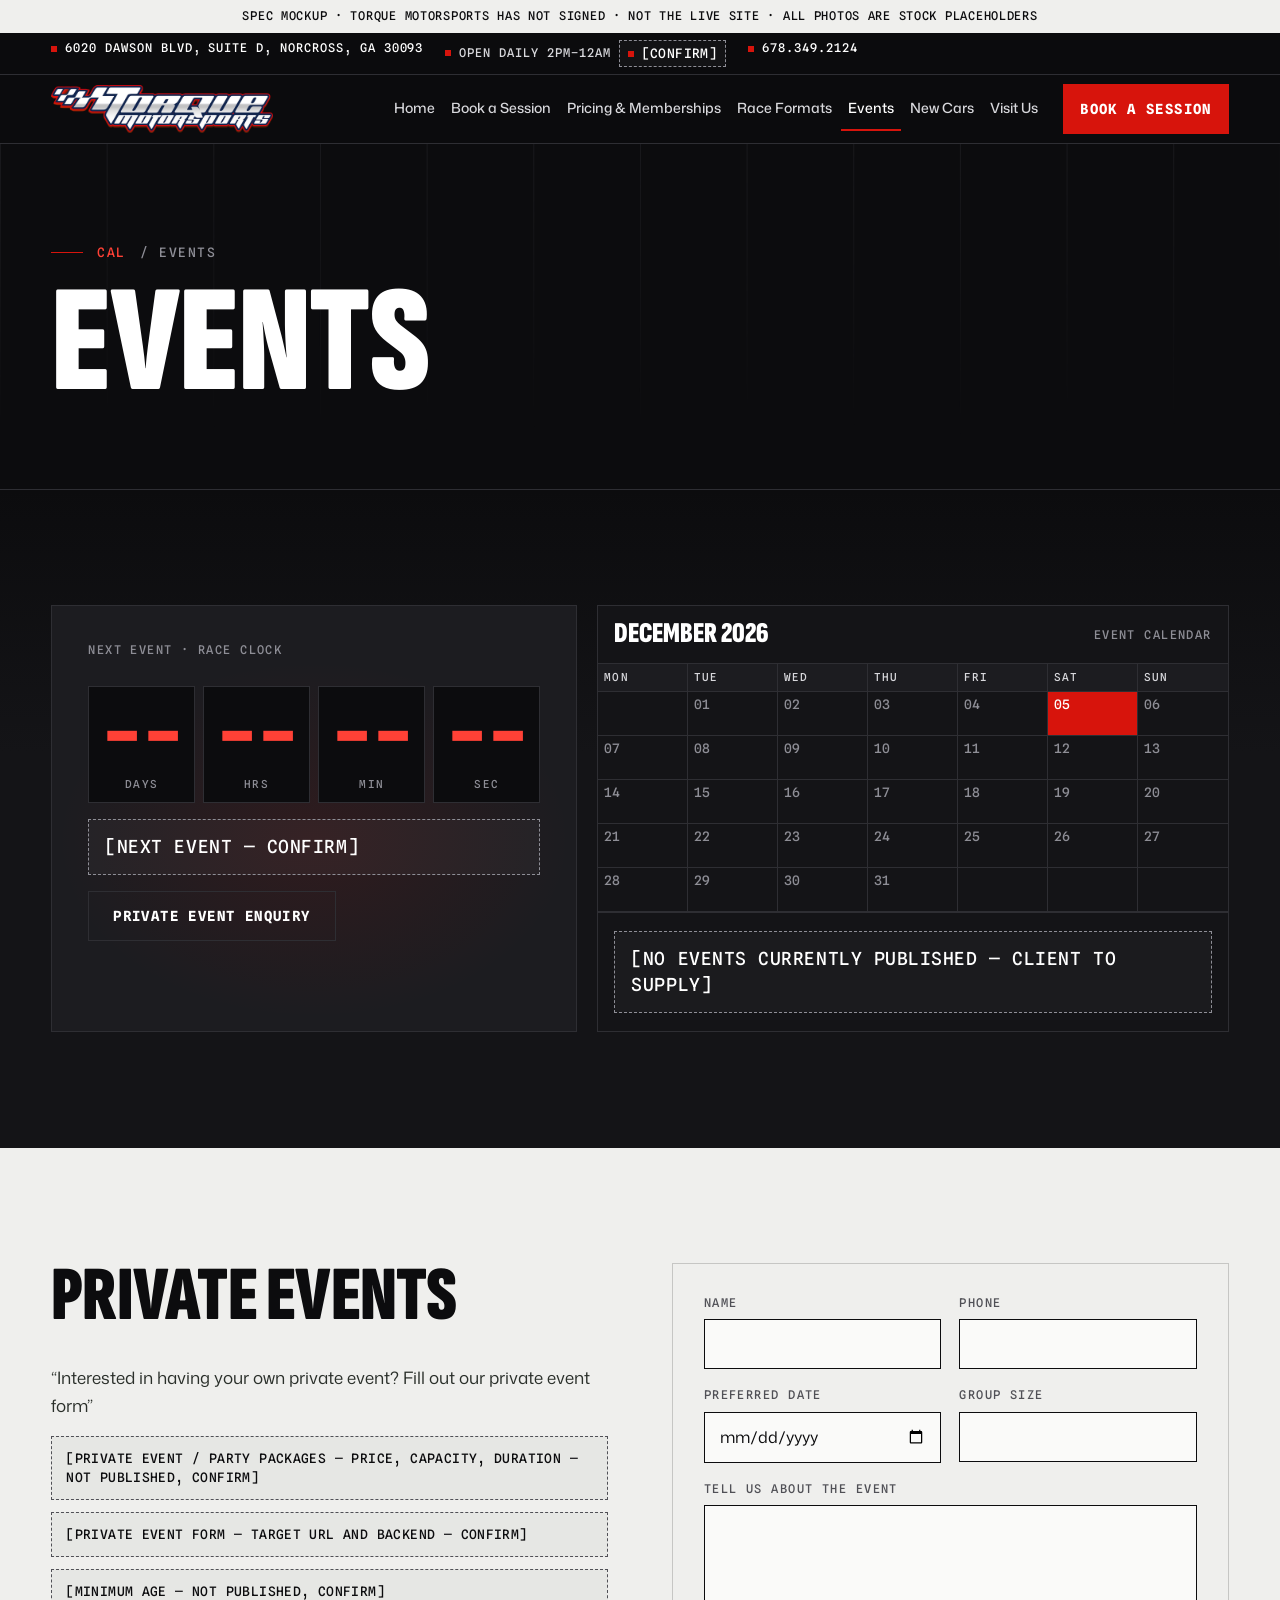
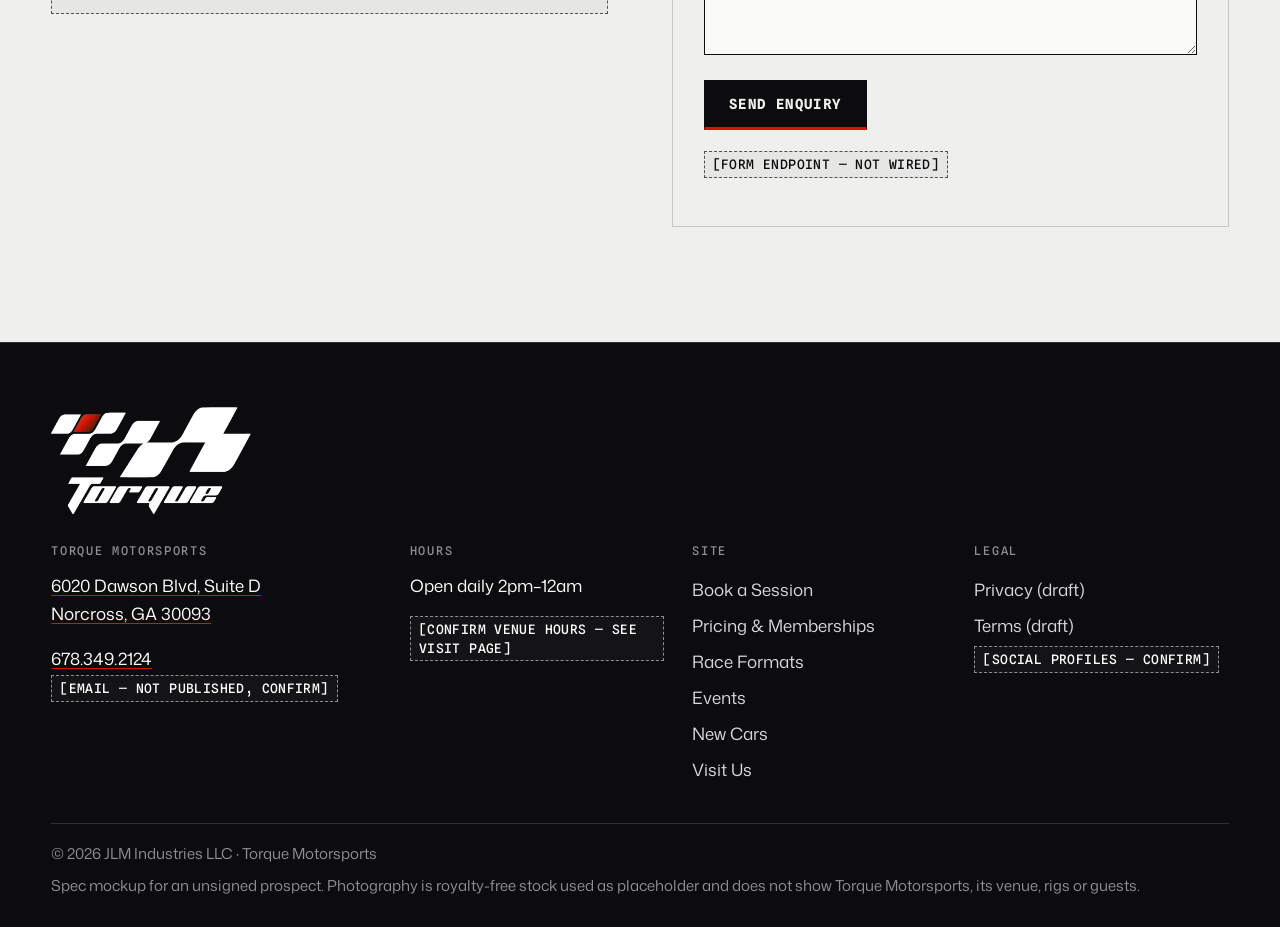
<file: events.html>
<!doctype html>
<html lang="en">
<head>
<meta charset="utf-8">
<meta name="viewport" content="width=device-width, initial-scale=1">
<title>Events &amp; Private Events | Torque Motorsports</title>
<meta name="description" content="Upcoming events and private event enquiries at Torque Motorsports, Norcross GA.">
<meta property="og:title" content="Events &amp; Private Events | Torque Motorsports">
<meta property="og:description" content="Upcoming events and private event enquiries at Torque Motorsports, Norcross GA. 6020 Dawson Blvd, Suite D, Norcross, GA 30093 · 678.349.2124">
<meta name="robots" content="noindex, nofollow">
<meta name="theme-color" content="#0C0C0E">
<link rel="icon" href="assets/favicon.png" type="image/png">
<link rel="preconnect" href="https://fonts.googleapis.com">
<link rel="preconnect" href="https://fonts.gstatic.com" crossorigin>
<link href="https://fonts.googleapis.com/css2?family=Mona+Sans:wght@400;500;600&family=Sofia+Sans+Extra+Condensed:wght@800;900&family=Spline+Sans+Mono:wght@400;500;700&display=swap" rel="stylesheet">
<link rel="stylesheet" href="styles.css">
</head>
<body>
<a class="skip" href="#main">Skip to content</a>
<div class="mock-ribbon">Spec mockup · Torque Motorsports has not signed · not the live site · all photos are stock placeholders</div>
<header class="site-head">
  <div class="head-strip"><div class="wrap">
    <span><a href="visit.html">6020 Dawson Blvd, Suite D, Norcross, GA 30093</a></span><span>OPEN DAILY 2PM–12AM <span class="flag ">[CONFIRM]</span></span><span><a href="tel:+16783492124">678.349.2124</a></span>
  </div></div>
  <div class="wrap head-main">
    <a class="brand" href="index.html" aria-label="Torque Motorsports home"><img class="brand-logo" src="assets/logo-torque-wordmark.png" alt="Torque Motorsports" width="1116" height="241"></a>
    <button class="menu-btn" aria-expanded="false" aria-controls="site-nav">Menu</button>
    <nav class="nav" id="site-nav" aria-label="Main"><ul><li><a href="index.html">Home</a></li><li><a href="book.html">Book a Session</a></li><li><a href="pricing.html">Pricing &amp; Memberships</a></li><li><a href="formats.html">Race Formats</a></li><li><a href="events.html" aria-current="page">Events</a></li><li><a href="newcars.html">New Cars</a></li><li><a href="visit.html">Visit Us</a></li></ul></nav>
    <a class="btn btn--lime head-cta" href="book.html">Book a session</a>
  </div>
</header>
<main id="main">
<section class="page-head"><div class="gridlines" aria-hidden="true"></div><div class="wrap">
<p class="eyebrow"><b>CAL</b> / Events</p><h1 class="display">Events</h1>
</div></section>
<section class="screen screen--panel"><div class="wrap"><div class="race">
  <div class="clock rv" data-race-clock data-target="">
    <p class="label">Next event · race clock</p>
    <div class="clock-digits" role="timer" aria-label="Countdown idle — no event published"><div><span class="d" data-unit="d">--</span><span class="u">DAYS</span></div><div><span class="d" data-unit="h">--</span><span class="u">HRS</span></div><div><span class="d" data-unit="m">--</span><span class="u">MIN</span></div><div><span class="d" data-unit="s">--</span><span class="u">SEC</span></div></div>
    <span class="flag flag--big">[NEXT EVENT — CONFIRM]</span>
    <div class="btn-row"><a class="btn btn--ghost" href="events.html#private">Private event enquiry</a></div>
  </div>
  <div class="cal rv" data-cal>
    <div class="cal-head"><span class="m" data-cal-month>October 2026</span><span class="label">Event calendar</span></div>
    <div class="cal-grid" data-cal-grid aria-label="Calendar — no events published"></div>
    <div class="cal-empty"><span class="flag flag--big">[NO EVENTS CURRENTLY PUBLISHED — CLIENT TO SUPPLY]</span></div>
  </div>
</div></div></section>
<section class="sheet" id="private"><div class="wrap split split--top">
  <div><h2 class="display" style="font-size:clamp(2.6rem,6vw,5rem)">Private events</h2><p>“Interested in having your own private event? Fill out our private event form”</p>
    <span class="flag flag--block ">[PRIVATE EVENT / PARTY PACKAGES — PRICE, CAPACITY, DURATION — NOT PUBLISHED, CONFIRM]</span><span class="flag flag--block ">[PRIVATE EVENT FORM — TARGET URL AND BACKEND — CONFIRM]</span><span class="flag flag--block ">[MINIMUM AGE — NOT PUBLISHED, CONFIRM]</span></div>
  <div class="card"><form class="form" data-mock novalidate>
    <div class="row"><div><label for="pe-name">Name</label><input id="pe-name" required autocomplete="name"></div><div><label for="pe-phone">Phone</label><input id="pe-phone" type="tel" required autocomplete="tel"></div></div>
    <div class="row"><div><label for="pe-date">Preferred date</label><input id="pe-date" type="date"></div><div><label for="pe-size">Group size</label><input id="pe-size" type="number" min="1" inputmode="numeric"></div></div>
    <div><label for="pe-msg">Tell us about the event</label><textarea id="pe-msg"></textarea></div>
    <div class="btn-row"><button class="btn btn--ink" type="submit">Send enquiry</button></div>
    <p class="form-status" role="status" tabindex="-1" hidden></p><p><span class="flag ">[FORM ENDPOINT — NOT WIRED]</span></p></form></div>
</div></section></main>
<footer class="site-foot">
  <div class="wrap">
    <img class="foot-mark" src="assets/logo-torque-mark.png" alt="Torque logo" width="766" height="413" loading="lazy">
    <div class="foot-grid">
      <div><h2>Torque Motorsports</h2><p><a href="https://www.google.com/maps/search/?api=1&query=6020+Dawson+Blvd+Suite+D+Norcross+GA+30093">6020 Dawson Blvd, Suite D<br>Norcross, GA 30093</a></p><p><a href="tel:+16783492124">678.349.2124</a><br><span class="flag ">[EMAIL — NOT PUBLISHED, CONFIRM]</span></p></div>
      <div><h2>Hours</h2><p style="color:var(--signal)">Open daily 2pm–12am</p><p><span class="flag ">[CONFIRM VENUE HOURS — SEE VISIT PAGE]</span></p></div>
      <div><h2>Site</h2><ul><li><a href="book.html">Book a Session</a></li><li><a href="pricing.html">Pricing &amp; Memberships</a></li><li><a href="formats.html">Race Formats</a></li><li><a href="events.html">Events</a></li><li><a href="newcars.html">New Cars</a></li><li><a href="visit.html">Visit Us</a></li></ul></div>
      <div><h2>Legal</h2><ul><li><a href="privacy.html">Privacy (draft)</a></li><li><a href="terms.html">Terms (draft)</a></li></ul><p><span class="flag ">[SOCIAL PROFILES — CONFIRM]</span></p></div>
    </div>
    <div class="foot-base">
      <p>© <span data-year>2026</span> JLM Industries LLC · Torque Motorsports</p>
      <p>Spec mockup for an unsigned prospect. Photography is royalty-free stock used as placeholder and does not show Torque Motorsports, its venue, rigs or guests.</p>
    </div>
  </div>
</footer>
<nav class="action-bar" aria-label="Quick actions"><a href="book.html">Book</a><a href="tel:+16783492124">Call</a><a href="https://www.google.com/maps/search/?api=1&query=6020+Dawson+Blvd+Suite+D+Norcross+GA+30093">Directions</a></nav>
<script src="script.js" defer></script>
</body>
</html>
</file>
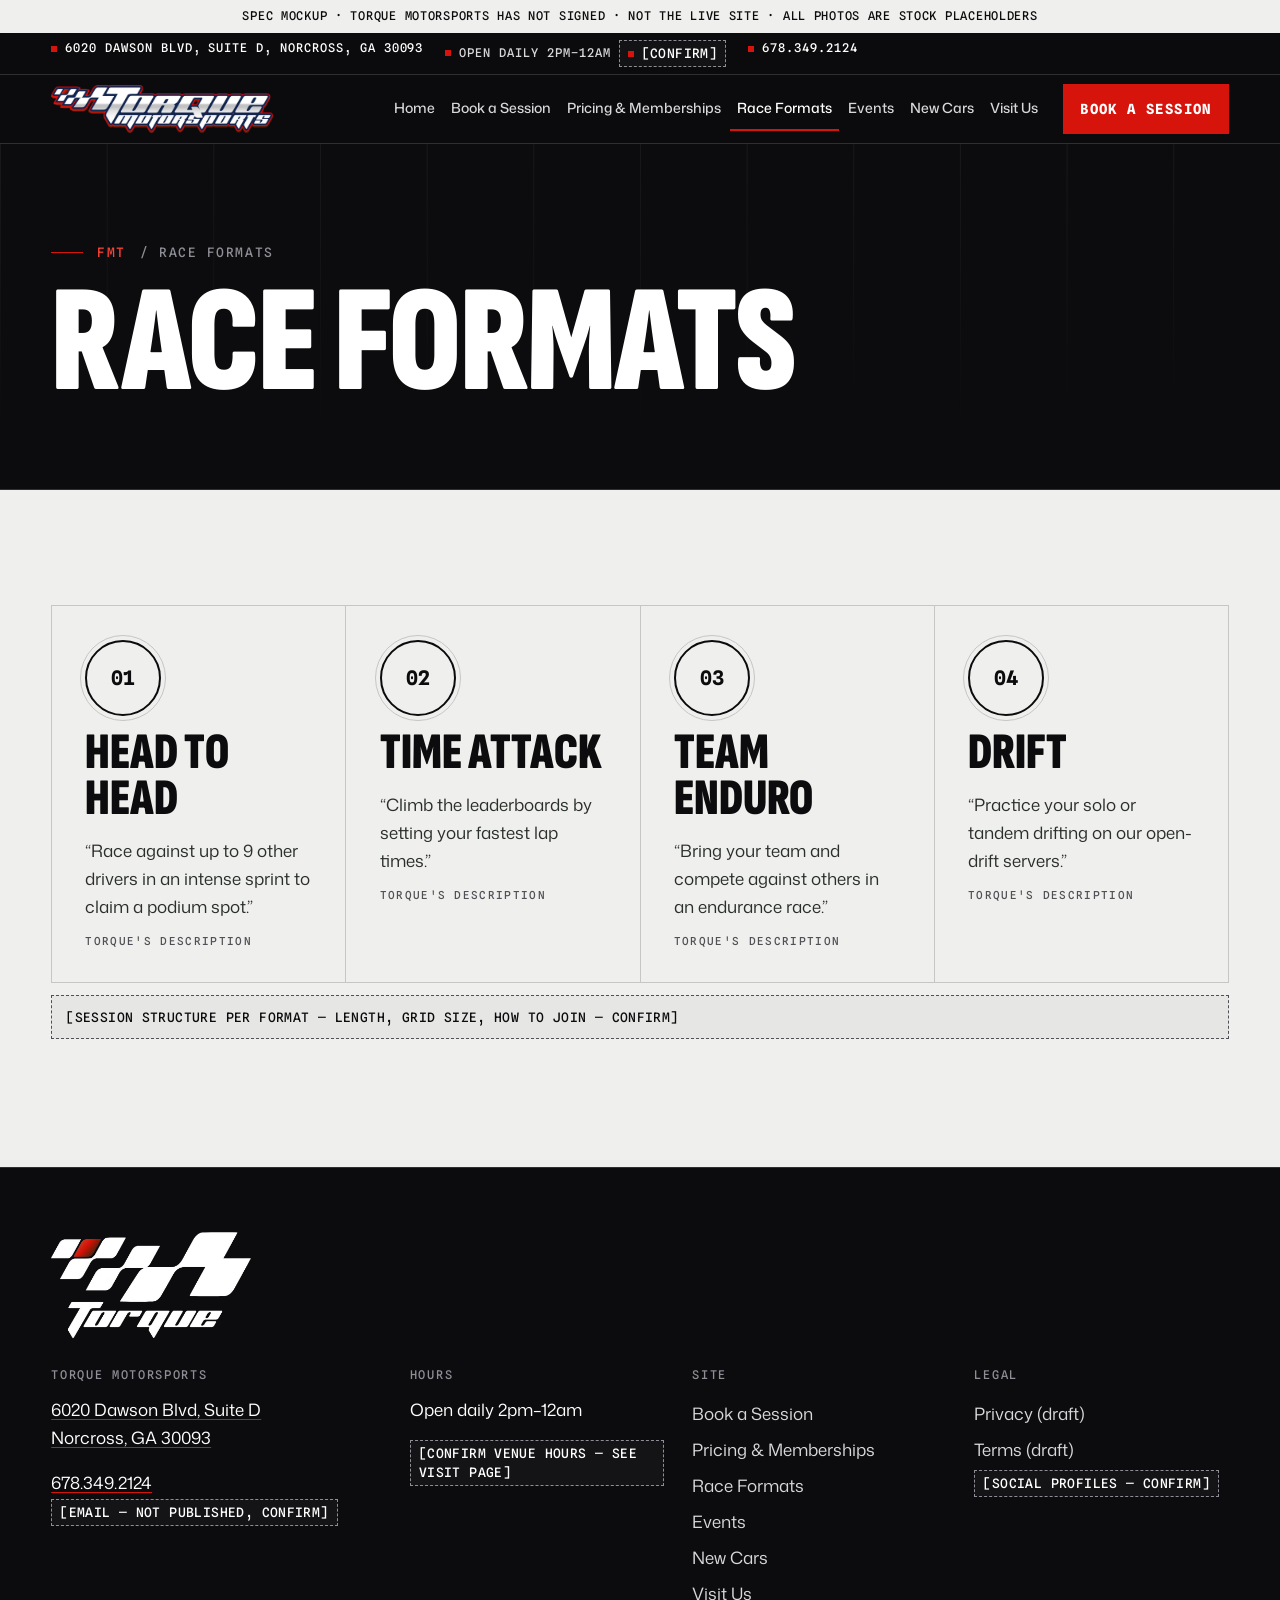
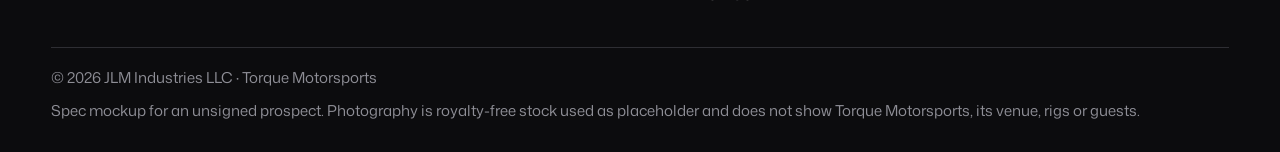
<file: formats.html>
<!doctype html>
<html lang="en">
<head>
<meta charset="utf-8">
<meta name="viewport" content="width=device-width, initial-scale=1">
<title>Race Formats — Head to Head, Time Attack, Team Enduro, Drift | Torque Motorsports</title>
<meta name="description" content="Four race formats at Torque Motorsports: Head to Head, Time Attack, Team Enduro and Drift.">
<meta property="og:title" content="Race Formats — Head to Head, Time Attack, Team Enduro, Drift | Torque Motorsports">
<meta property="og:description" content="Four race formats at Torque Motorsports: Head to Head, Time Attack, Team Enduro and Drift. 6020 Dawson Blvd, Suite D, Norcross, GA 30093 · 678.349.2124">
<meta name="robots" content="noindex, nofollow">
<meta name="theme-color" content="#0C0C0E">
<link rel="icon" href="assets/favicon.png" type="image/png">
<link rel="preconnect" href="https://fonts.googleapis.com">
<link rel="preconnect" href="https://fonts.gstatic.com" crossorigin>
<link href="https://fonts.googleapis.com/css2?family=Mona+Sans:wght@400;500;600&family=Sofia+Sans+Extra+Condensed:wght@800;900&family=Spline+Sans+Mono:wght@400;500;700&display=swap" rel="stylesheet">
<link rel="stylesheet" href="styles.css">
</head>
<body>
<a class="skip" href="#main">Skip to content</a>
<div class="mock-ribbon">Spec mockup · Torque Motorsports has not signed · not the live site · all photos are stock placeholders</div>
<header class="site-head">
  <div class="head-strip"><div class="wrap">
    <span><a href="visit.html">6020 Dawson Blvd, Suite D, Norcross, GA 30093</a></span><span>OPEN DAILY 2PM–12AM <span class="flag ">[CONFIRM]</span></span><span><a href="tel:+16783492124">678.349.2124</a></span>
  </div></div>
  <div class="wrap head-main">
    <a class="brand" href="index.html" aria-label="Torque Motorsports home"><img class="brand-logo" src="assets/logo-torque-wordmark.png" alt="Torque Motorsports" width="1116" height="241"></a>
    <button class="menu-btn" aria-expanded="false" aria-controls="site-nav">Menu</button>
    <nav class="nav" id="site-nav" aria-label="Main"><ul><li><a href="index.html">Home</a></li><li><a href="book.html">Book a Session</a></li><li><a href="pricing.html">Pricing &amp; Memberships</a></li><li><a href="formats.html" aria-current="page">Race Formats</a></li><li><a href="events.html">Events</a></li><li><a href="newcars.html">New Cars</a></li><li><a href="visit.html">Visit Us</a></li></ul></nav>
    <a class="btn btn--lime head-cta" href="book.html">Book a session</a>
  </div>
</header>
<main id="main">
<section class="page-head"><div class="gridlines" aria-hidden="true"></div><div class="wrap">
<p class="eyebrow"><b>FMT</b> / Race formats</p><h1 class="display">Race formats</h1>
</div></section>
<section class="sheet"><div class="wrap"><div class="formats rv-stagger"><article class="format" id="head-to-head">
  <span class="marker" aria-hidden="true">01</span>
  <h3>Head to Head</h3>
  <blockquote>“Race against up to 9 other drivers in an intense sprint to claim a podium spot.”</blockquote>
  <span class="src">Torque's description</span>
</article><article class="format" id="time-attack">
  <span class="marker" aria-hidden="true">02</span>
  <h3>Time Attack</h3>
  <blockquote>“Climb the leaderboards by setting your fastest lap times.”</blockquote>
  <span class="src">Torque's description</span>
</article><article class="format" id="team-enduro">
  <span class="marker" aria-hidden="true">03</span>
  <h3>Team Enduro</h3>
  <blockquote>“Bring your team and compete against others in an endurance race.”</blockquote>
  <span class="src">Torque's description</span>
</article><article class="format" id="drift">
  <span class="marker" aria-hidden="true">04</span>
  <h3>Drift</h3>
  <blockquote>“Practice your solo or tandem drifting on our open-drift servers.”</blockquote>
  <span class="src">Torque's description</span>
</article></div><span class="flag flag--block ">[SESSION STRUCTURE PER FORMAT — LENGTH, GRID SIZE, HOW TO JOIN — CONFIRM]</span></div></section></main>
<footer class="site-foot">
  <div class="wrap">
    <img class="foot-mark" src="assets/logo-torque-mark.png" alt="Torque logo" width="766" height="413" loading="lazy">
    <div class="foot-grid">
      <div><h2>Torque Motorsports</h2><p><a href="https://www.google.com/maps/search/?api=1&query=6020+Dawson+Blvd+Suite+D+Norcross+GA+30093">6020 Dawson Blvd, Suite D<br>Norcross, GA 30093</a></p><p><a href="tel:+16783492124">678.349.2124</a><br><span class="flag ">[EMAIL — NOT PUBLISHED, CONFIRM]</span></p></div>
      <div><h2>Hours</h2><p style="color:var(--signal)">Open daily 2pm–12am</p><p><span class="flag ">[CONFIRM VENUE HOURS — SEE VISIT PAGE]</span></p></div>
      <div><h2>Site</h2><ul><li><a href="book.html">Book a Session</a></li><li><a href="pricing.html">Pricing &amp; Memberships</a></li><li><a href="formats.html">Race Formats</a></li><li><a href="events.html">Events</a></li><li><a href="newcars.html">New Cars</a></li><li><a href="visit.html">Visit Us</a></li></ul></div>
      <div><h2>Legal</h2><ul><li><a href="privacy.html">Privacy (draft)</a></li><li><a href="terms.html">Terms (draft)</a></li></ul><p><span class="flag ">[SOCIAL PROFILES — CONFIRM]</span></p></div>
    </div>
    <div class="foot-base">
      <p>© <span data-year>2026</span> JLM Industries LLC · Torque Motorsports</p>
      <p>Spec mockup for an unsigned prospect. Photography is royalty-free stock used as placeholder and does not show Torque Motorsports, its venue, rigs or guests.</p>
    </div>
  </div>
</footer>
<nav class="action-bar" aria-label="Quick actions"><a href="book.html">Book</a><a href="tel:+16783492124">Call</a><a href="https://www.google.com/maps/search/?api=1&query=6020+Dawson+Blvd+Suite+D+Norcross+GA+30093">Directions</a></nav>
<script src="script.js" defer></script>
</body>
</html>
</file>
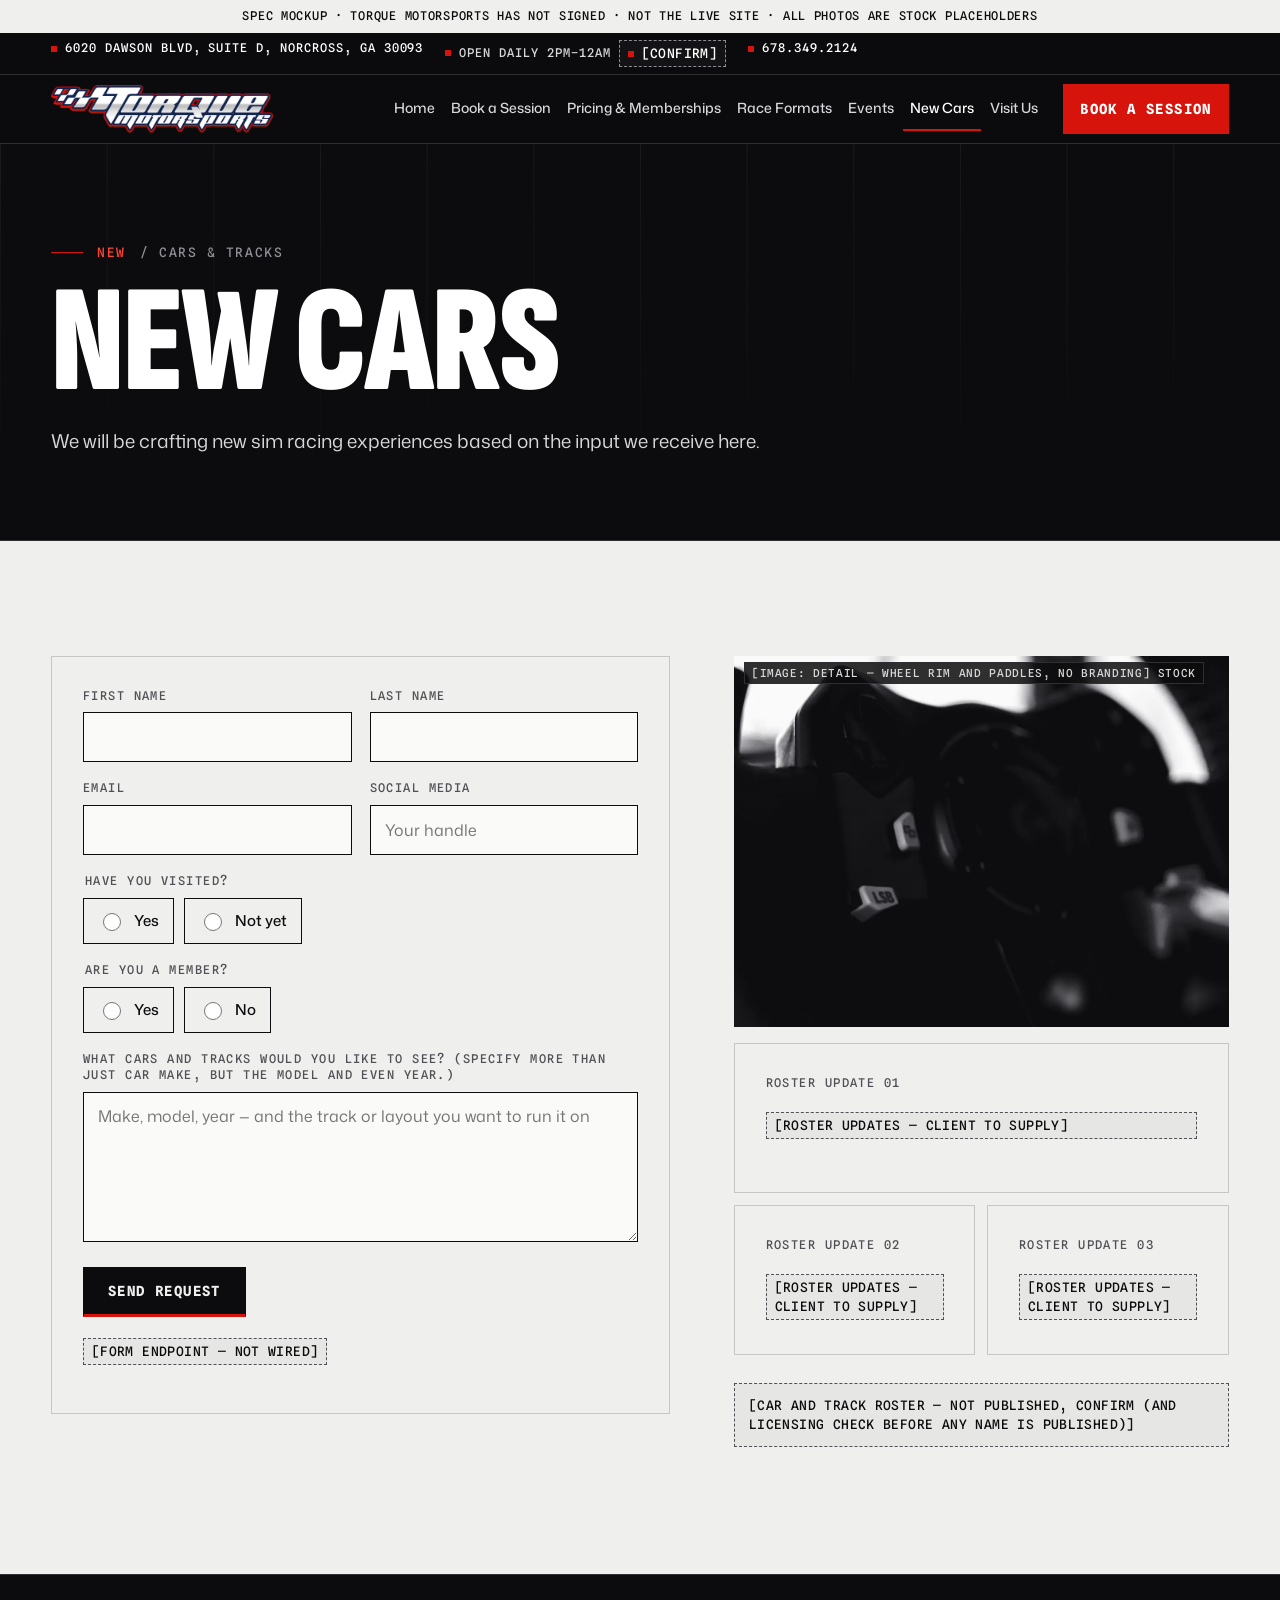
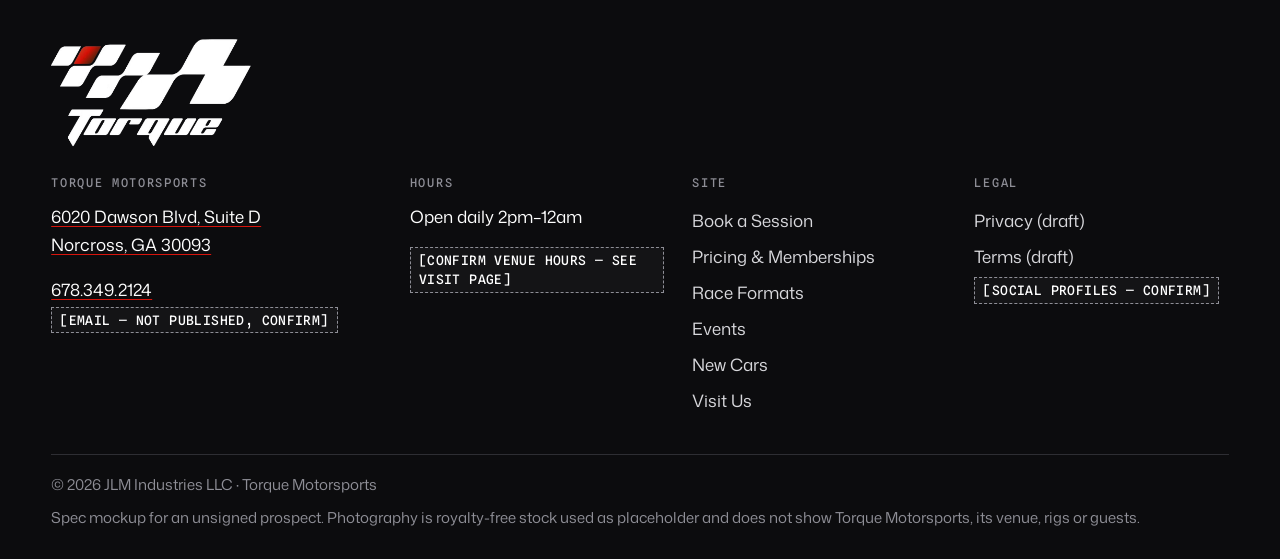
<file: newcars.html>
<!doctype html>
<html lang="en">
<head>
<meta charset="utf-8">
<meta name="viewport" content="width=device-width, initial-scale=1">
<title>New Cars — Tell Us What to Add | Torque Motorsports</title>
<meta name="description" content="Tell Torque Motorsports which cars and tracks to add next.">
<meta property="og:title" content="New Cars — Tell Us What to Add | Torque Motorsports">
<meta property="og:description" content="Tell Torque Motorsports which cars and tracks to add next. 6020 Dawson Blvd, Suite D, Norcross, GA 30093 · 678.349.2124">
<meta name="robots" content="noindex, nofollow">
<meta name="theme-color" content="#0C0C0E">
<link rel="icon" href="assets/favicon.png" type="image/png">
<link rel="preconnect" href="https://fonts.googleapis.com">
<link rel="preconnect" href="https://fonts.gstatic.com" crossorigin>
<link href="https://fonts.googleapis.com/css2?family=Mona+Sans:wght@400;500;600&family=Sofia+Sans+Extra+Condensed:wght@800;900&family=Spline+Sans+Mono:wght@400;500;700&display=swap" rel="stylesheet">
<link rel="stylesheet" href="styles.css">
</head>
<body>
<a class="skip" href="#main">Skip to content</a>
<div class="mock-ribbon">Spec mockup · Torque Motorsports has not signed · not the live site · all photos are stock placeholders</div>
<header class="site-head">
  <div class="head-strip"><div class="wrap">
    <span><a href="visit.html">6020 Dawson Blvd, Suite D, Norcross, GA 30093</a></span><span>OPEN DAILY 2PM–12AM <span class="flag ">[CONFIRM]</span></span><span><a href="tel:+16783492124">678.349.2124</a></span>
  </div></div>
  <div class="wrap head-main">
    <a class="brand" href="index.html" aria-label="Torque Motorsports home"><img class="brand-logo" src="assets/logo-torque-wordmark.png" alt="Torque Motorsports" width="1116" height="241"></a>
    <button class="menu-btn" aria-expanded="false" aria-controls="site-nav">Menu</button>
    <nav class="nav" id="site-nav" aria-label="Main"><ul><li><a href="index.html">Home</a></li><li><a href="book.html">Book a Session</a></li><li><a href="pricing.html">Pricing &amp; Memberships</a></li><li><a href="formats.html">Race Formats</a></li><li><a href="events.html">Events</a></li><li><a href="newcars.html" aria-current="page">New Cars</a></li><li><a href="visit.html">Visit Us</a></li></ul></nav>
    <a class="btn btn--lime head-cta" href="book.html">Book a session</a>
  </div>
</header>
<main id="main">
<section class="page-head"><div class="gridlines" aria-hidden="true"></div><div class="wrap">
<p class="eyebrow"><b>NEW</b> / Cars &amp; tracks</p><h1 class="display">New cars</h1><p class="lede">We will be crafting new sim racing experiences based on the input we receive here.</p>
</div></section>
<section class="sheet"><div class="wrap split split--wide split--top"><div class="card"><form class="form" data-mock novalidate>
  <div class="row"><div><label for="nc-first">First name</label><input id="nc-first" required autocomplete="given-name"></div><div><label for="nc-last">Last name</label><input id="nc-last" required autocomplete="family-name"></div></div>
  <div class="row"><div><label for="nc-email">Email</label><input id="nc-email" type="email" required autocomplete="email"></div><div><label for="nc-social">Social media</label><input id="nc-social" placeholder="Your handle"></div></div>
  <fieldset><legend>Have you visited?</legend><div class="checks"><label><input type="radio" name="visited" value="yes">Yes</label><label><input type="radio" name="visited" value="no">Not yet</label></div></fieldset>
  <fieldset><legend>Are you a member?</legend><div class="checks"><label><input type="radio" name="member" value="yes">Yes</label><label><input type="radio" name="member" value="no">No</label></div></fieldset>
  <div><label for="nc-want">What cars and tracks would you like to see? (Specify more than just car make, but the model and even year.)</label><textarea id="nc-want" required placeholder="Make, model, year — and the track or layout you want to run it on"></textarea></div>
  <div class="btn-row"><button class="btn btn--ink" type="submit">Send request</button></div>
  <p class="form-status" role="status" tabindex="-1" hidden></p>
  <p><span class="flag ">[FORM ENDPOINT — NOT WIRED]</span></p>
</form></div>
<div style="display:grid;gap:16px"><figure class="ph ar-43"><img src="assets/img/PLACEHOLDER-wheel-detail.webp" alt="Close-up of a sim racing wheel rim and paddle shifters" width="1200" height="900" loading="lazy"><figcaption><span>[IMAGE: detail — wheel rim and paddles, no branding] stock</span></figcaption></figure><div class="feed rv-stagger"><article class="card"><p class="label">Roster update 01</p><span class="flag ">[ROSTER UPDATES — CLIENT TO SUPPLY]</span></article><article class="card"><p class="label">Roster update 02</p><span class="flag ">[ROSTER UPDATES — CLIENT TO SUPPLY]</span></article><article class="card"><p class="label">Roster update 03</p><span class="flag ">[ROSTER UPDATES — CLIENT TO SUPPLY]</span></article></div><span class="flag flag--block ">[CAR AND TRACK ROSTER — NOT PUBLISHED, CONFIRM (AND LICENSING CHECK BEFORE ANY NAME IS PUBLISHED)]</span></div></div></section></main>
<footer class="site-foot">
  <div class="wrap">
    <img class="foot-mark" src="assets/logo-torque-mark.png" alt="Torque logo" width="766" height="413" loading="lazy">
    <div class="foot-grid">
      <div><h2>Torque Motorsports</h2><p><a href="https://www.google.com/maps/search/?api=1&query=6020+Dawson+Blvd+Suite+D+Norcross+GA+30093">6020 Dawson Blvd, Suite D<br>Norcross, GA 30093</a></p><p><a href="tel:+16783492124">678.349.2124</a><br><span class="flag ">[EMAIL — NOT PUBLISHED, CONFIRM]</span></p></div>
      <div><h2>Hours</h2><p style="color:var(--signal)">Open daily 2pm–12am</p><p><span class="flag ">[CONFIRM VENUE HOURS — SEE VISIT PAGE]</span></p></div>
      <div><h2>Site</h2><ul><li><a href="book.html">Book a Session</a></li><li><a href="pricing.html">Pricing &amp; Memberships</a></li><li><a href="formats.html">Race Formats</a></li><li><a href="events.html">Events</a></li><li><a href="newcars.html">New Cars</a></li><li><a href="visit.html">Visit Us</a></li></ul></div>
      <div><h2>Legal</h2><ul><li><a href="privacy.html">Privacy (draft)</a></li><li><a href="terms.html">Terms (draft)</a></li></ul><p><span class="flag ">[SOCIAL PROFILES — CONFIRM]</span></p></div>
    </div>
    <div class="foot-base">
      <p>© <span data-year>2026</span> JLM Industries LLC · Torque Motorsports</p>
      <p>Spec mockup for an unsigned prospect. Photography is royalty-free stock used as placeholder and does not show Torque Motorsports, its venue, rigs or guests.</p>
    </div>
  </div>
</footer>
<nav class="action-bar" aria-label="Quick actions"><a href="book.html">Book</a><a href="tel:+16783492124">Call</a><a href="https://www.google.com/maps/search/?api=1&query=6020+Dawson+Blvd+Suite+D+Norcross+GA+30093">Directions</a></nav>
<script src="script.js" defer></script>
</body>
</html>
</file>
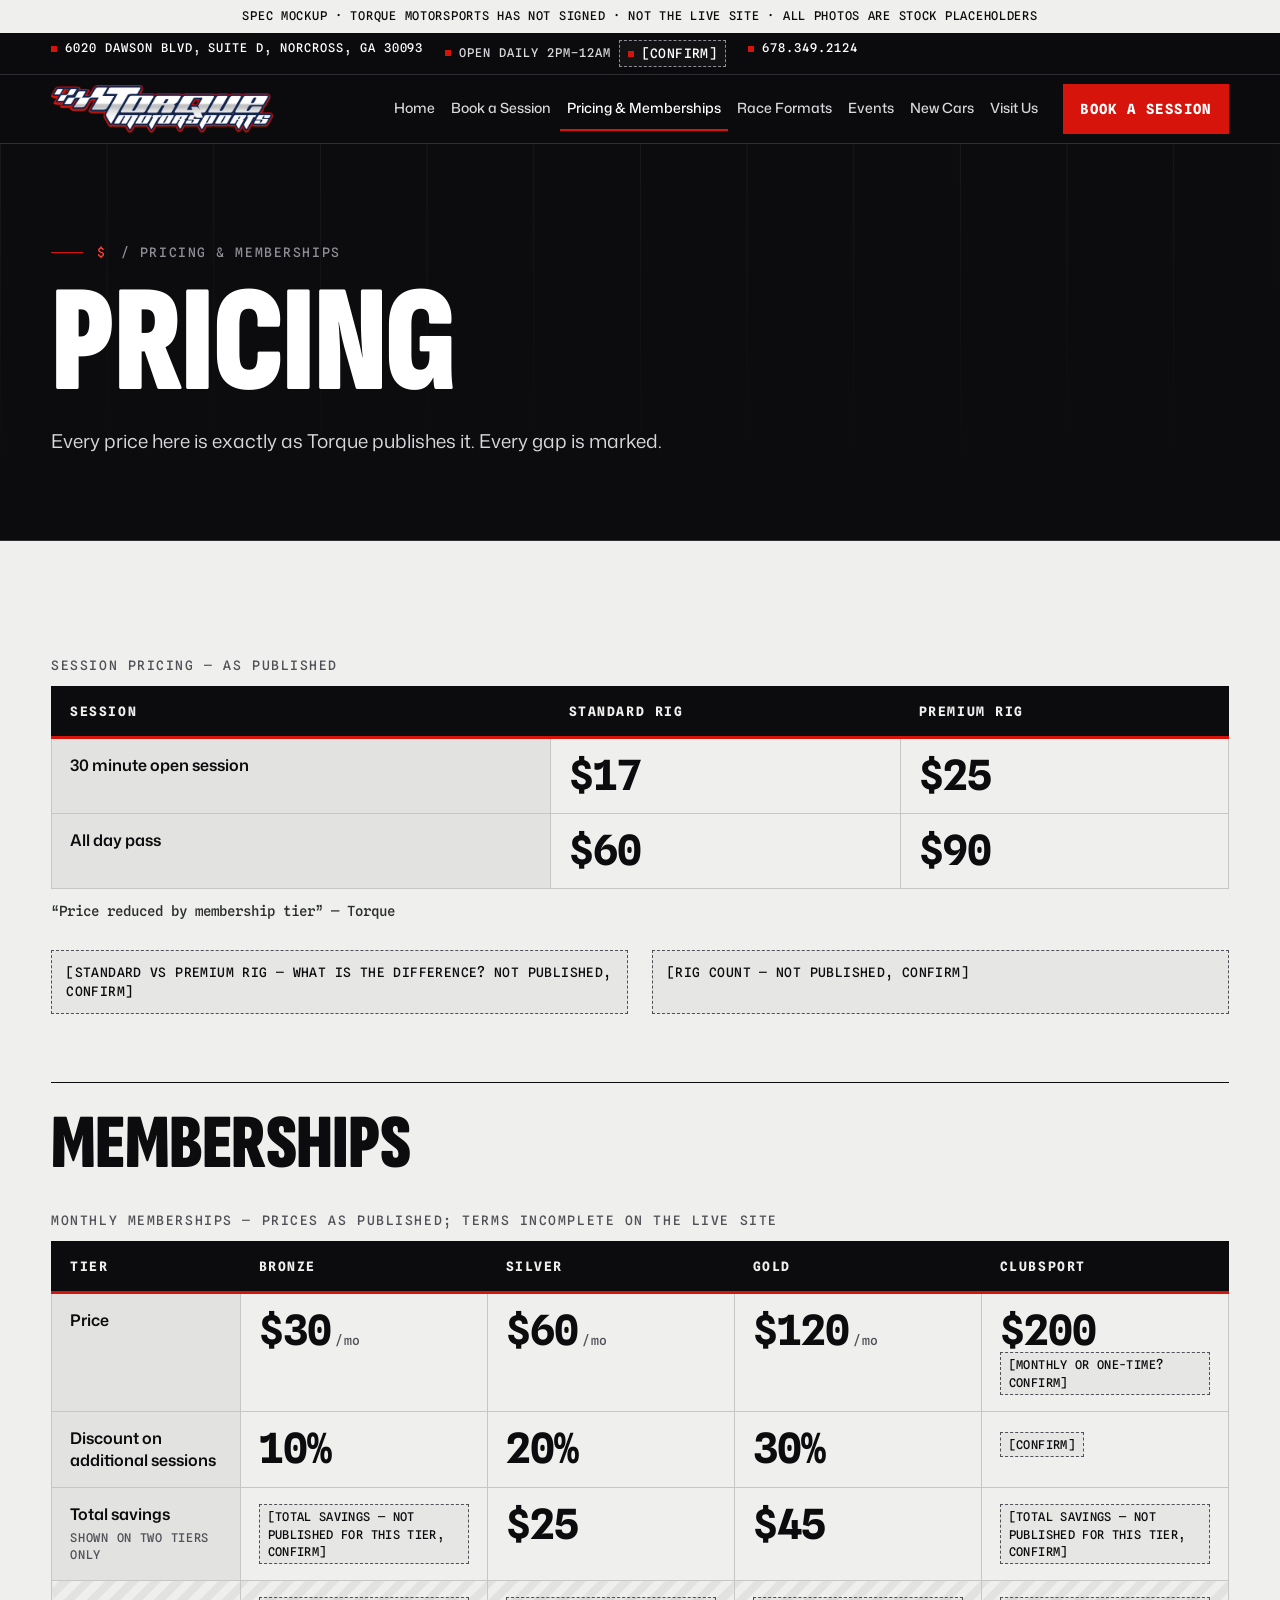
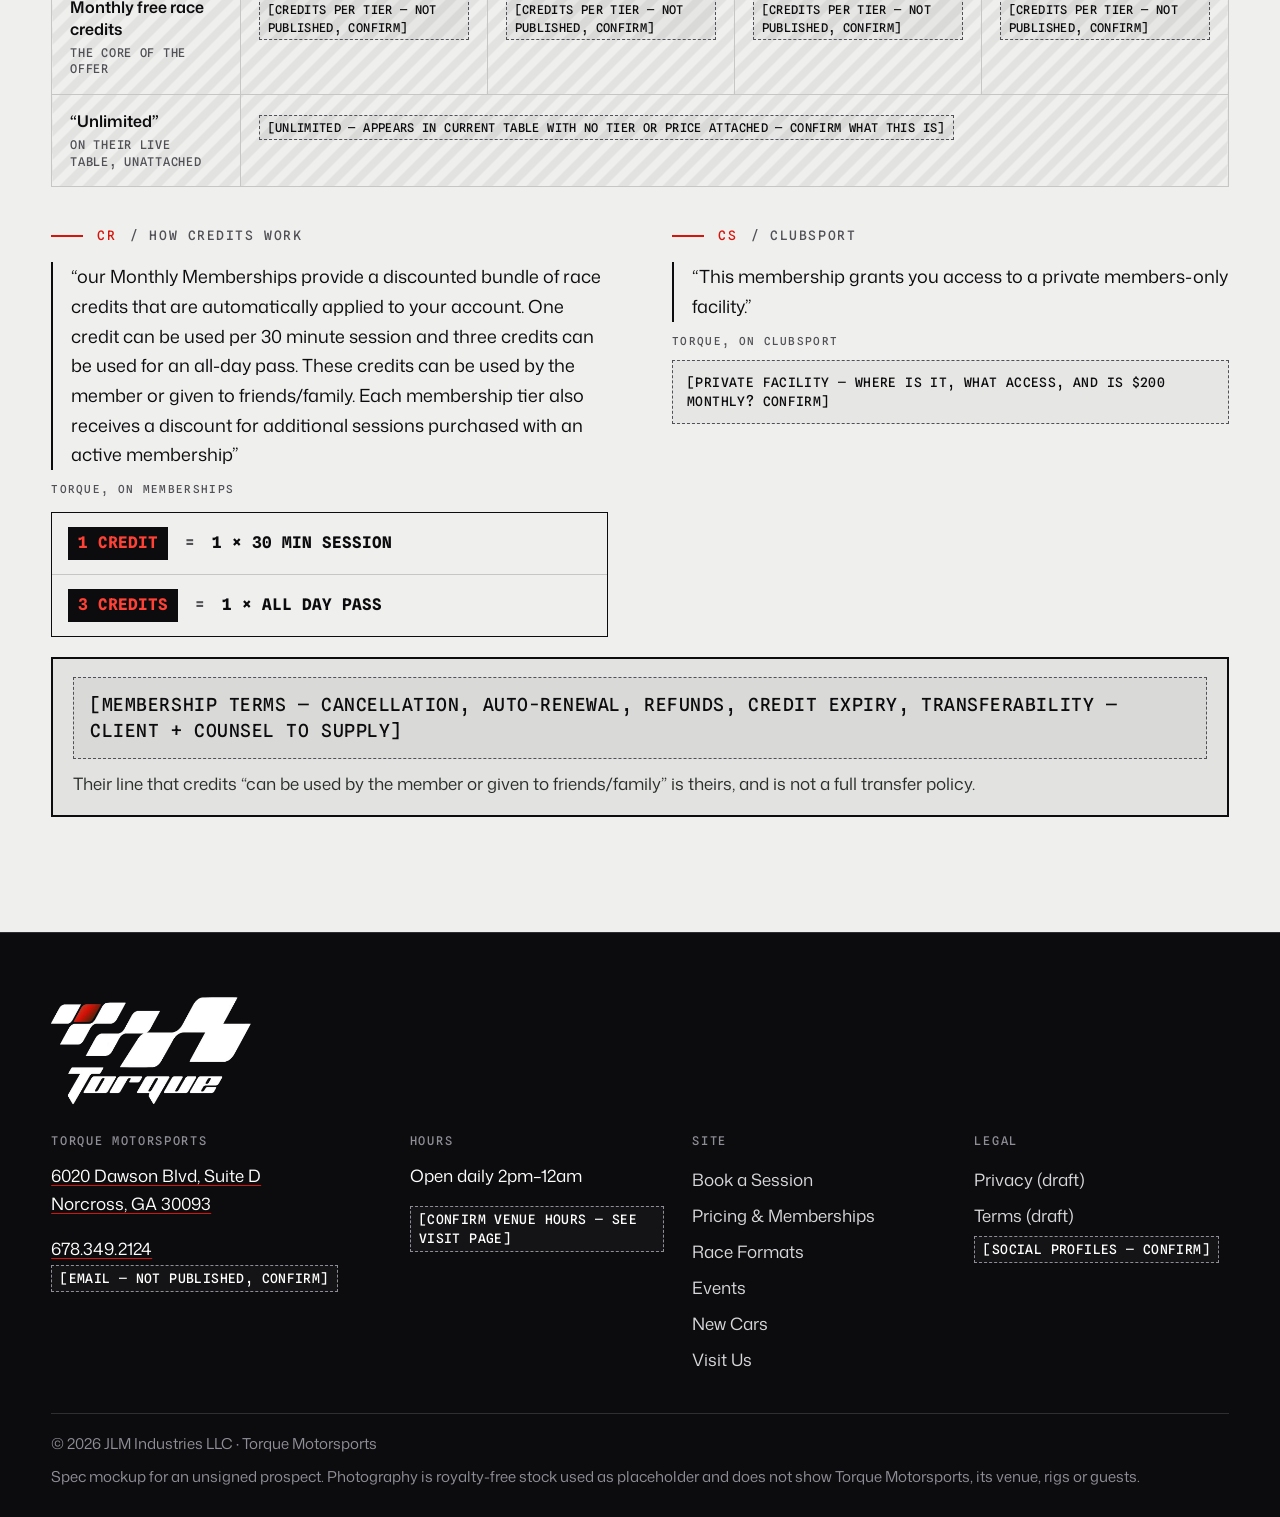
<file: pricing.html>
<!doctype html>
<html lang="en">
<head>
<meta charset="utf-8">
<meta name="viewport" content="width=device-width, initial-scale=1">
<title>Pricing &amp; Memberships | Torque Motorsports, Norcross GA</title>
<meta name="description" content="Sessions $17 / $25, all-day passes $60 / $90, memberships from $30/month at Torque Motorsports.">
<meta property="og:title" content="Pricing &amp; Memberships | Torque Motorsports, Norcross GA">
<meta property="og:description" content="Sessions $17 / $25, all-day passes $60 / $90, memberships from $30/month at Torque Motorsports. 6020 Dawson Blvd, Suite D, Norcross, GA 30093 · 678.349.2124">
<meta name="robots" content="noindex, nofollow">
<meta name="theme-color" content="#0C0C0E">
<link rel="icon" href="assets/favicon.png" type="image/png">
<link rel="preconnect" href="https://fonts.googleapis.com">
<link rel="preconnect" href="https://fonts.gstatic.com" crossorigin>
<link href="https://fonts.googleapis.com/css2?family=Mona+Sans:wght@400;500;600&family=Sofia+Sans+Extra+Condensed:wght@800;900&family=Spline+Sans+Mono:wght@400;500;700&display=swap" rel="stylesheet">
<link rel="stylesheet" href="styles.css">
</head>
<body>
<a class="skip" href="#main">Skip to content</a>
<div class="mock-ribbon">Spec mockup · Torque Motorsports has not signed · not the live site · all photos are stock placeholders</div>
<header class="site-head">
  <div class="head-strip"><div class="wrap">
    <span><a href="visit.html">6020 Dawson Blvd, Suite D, Norcross, GA 30093</a></span><span>OPEN DAILY 2PM–12AM <span class="flag ">[CONFIRM]</span></span><span><a href="tel:+16783492124">678.349.2124</a></span>
  </div></div>
  <div class="wrap head-main">
    <a class="brand" href="index.html" aria-label="Torque Motorsports home"><img class="brand-logo" src="assets/logo-torque-wordmark.png" alt="Torque Motorsports" width="1116" height="241"></a>
    <button class="menu-btn" aria-expanded="false" aria-controls="site-nav">Menu</button>
    <nav class="nav" id="site-nav" aria-label="Main"><ul><li><a href="index.html">Home</a></li><li><a href="book.html">Book a Session</a></li><li><a href="pricing.html" aria-current="page">Pricing &amp; Memberships</a></li><li><a href="formats.html">Race Formats</a></li><li><a href="events.html">Events</a></li><li><a href="newcars.html">New Cars</a></li><li><a href="visit.html">Visit Us</a></li></ul></nav>
    <a class="btn btn--lime head-cta" href="book.html">Book a session</a>
  </div>
</header>
<main id="main">
<section class="page-head"><div class="gridlines" aria-hidden="true"></div><div class="wrap">
<p class="eyebrow"><b>$</b> / Pricing &amp; memberships</p><h1 class="display">Pricing</h1><p class="lede">Every price here is exactly as Torque publishes it. Every gap is marked.</p>
</div></section>
<section class="sheet"><div class="wrap"><div class="table-scroll" tabindex="0" role="region" aria-label="Session pricing">
<table class="ptable rows-in">
  <caption>Session pricing — as published</caption>
  <thead><tr><th scope="col">Session</th><th scope="col">Standard rig</th><th scope="col">Premium rig</th></tr></thead>
  <tbody>
    <tr><th scope="row">30 minute open session</th><td><span class="fig">$<span data-count="17">17</span></span></td><td><span class="fig">$<span data-count="25">25</span></span></td></tr>
    <tr><th scope="row">All day pass</th><td><span class="fig">$<span data-count="60">60</span></span></td><td><span class="fig">$<span data-count="90">90</span></span></td></tr>
  </tbody>
</table></div>
<p class="note">“Price reduced by membership tier” — Torque</p>
<div class="grid grid--2" style="margin-top:16px"><span class="flag flag--block ">[STANDARD VS PREMIUM RIG — WHAT IS THE DIFFERENCE? NOT PUBLISHED, CONFIRM]</span><span class="flag flag--block ">[RIG COUNT — NOT PUBLISHED, CONFIRM]</span></div><div class="rule-in" style="margin-top:56px"></div>
<h2 class="display" style="font-size:clamp(2.6rem,6vw,5rem)">Memberships</h2><p class="swipe-hint" aria-hidden="true">Swipe the table → all four tiers</p><div class="table-scroll" tabindex="0" role="region" aria-label="Membership tiers">
<table class="ptable mem-table rows-in">
  <caption>Monthly memberships — prices as published; terms incomplete on the live site</caption>
  <thead><tr><th scope="col">Tier</th><th scope="col">Bronze</th><th scope="col">Silver</th><th scope="col">Gold</th><th scope="col">Clubsport</th></tr></thead>
  <tbody>
    <tr><th scope="row">Price</th><td><span class="fig">$<span data-count="30">30</span><small>/mo</small></span></td><td><span class="fig">$<span data-count="60">60</span><small>/mo</small></span></td><td><span class="fig">$<span data-count="120">120</span><small>/mo</small></span></td><td><span class="fig">$<span data-count="200">200</span></span> <span class="flag ">[MONTHLY OR ONE-TIME? CONFIRM]</span></td></tr>
    <tr><th scope="row">Discount on additional sessions</th><td><span class="fig"><span data-count="10">10</span>%</span></td><td><span class="fig"><span data-count="20">20</span>%</span></td><td><span class="fig"><span data-count="30">30</span>%</span></td><td><span class="flag ">[CONFIRM]</span></td></tr>
    <tr><th scope="row">Total savings<small>Shown on two tiers only</small></th><td><span class="flag ">[TOTAL SAVINGS — NOT PUBLISHED FOR THIS TIER, CONFIRM]</span></td><td><span class="fig">$<span data-count="25">25</span></span></td><td><span class="fig">$<span data-count="45">45</span></span></td><td><span class="flag ">[TOTAL SAVINGS — NOT PUBLISHED FOR THIS TIER, CONFIRM]</span></td></tr>
    <tr class="gap-row"><th scope="row">Monthly free race credits<small>The core of the offer</small></th><td><span class="flag ">[CREDITS PER TIER — NOT PUBLISHED, CONFIRM]</span></td><td><span class="flag ">[CREDITS PER TIER — NOT PUBLISHED, CONFIRM]</span></td><td><span class="flag ">[CREDITS PER TIER — NOT PUBLISHED, CONFIRM]</span></td><td><span class="flag ">[CREDITS PER TIER — NOT PUBLISHED, CONFIRM]</span></td></tr>
    <tr class="gap-row"><th scope="row">“Unlimited”<small>On their live table, unattached</small></th><td colspan="4"><span class="flag ">[UNLIMITED — APPEARS IN CURRENT TABLE WITH NO TIER OR PRICE ATTACHED — CONFIRM WHAT THIS IS]</span></td></tr>
  </tbody>
</table></div><div class="split split--top" style="margin-top:40px">
  <div>
    <p class="eyebrow"><b>CR</b> / How credits work</p>
    <blockquote class="quote">“our Monthly Memberships provide a discounted bundle of race credits that are automatically applied to your account. One credit can be used per 30 minute session and three credits can be used for an all-day pass. These credits can be used by the member or given to friends/family. Each membership tier also receives a discount for additional sessions purchased with an active membership”</blockquote><p class="src">Torque, on memberships</p>
    <div class="converter" aria-label="Published credit ratios">
      <div><span class="c">1 CREDIT</span><span class="eq">=</span><span>1 × 30 MIN SESSION</span></div>
      <div><span class="c">3 CREDITS</span><span class="eq">=</span><span>1 × ALL DAY PASS</span></div>
    </div>
  </div>
  <div>
    <p class="eyebrow"><b>CS</b> / Clubsport</p>
    <blockquote class="quote">“This membership grants you access to a private members-only facility.”</blockquote><p class="src">Torque, on Clubsport</p>
    <span class="flag flag--block ">[PRIVATE FACILITY — WHERE IS IT, WHAT ACCESS, AND IS $200 MONTHLY? CONFIRM]</span>
  </div>
</div>
<div class="terms-gap"><span class="flag flag--big">[MEMBERSHIP TERMS — CANCELLATION, AUTO-RENEWAL, REFUNDS, CREDIT EXPIRY, TRANSFERABILITY — CLIENT + COUNSEL TO SUPPLY]</span><p style="margin:10px 0 0">Their line that credits “can be used by the member or given to friends/family” is theirs, and is not a full transfer policy.</p></div></div></section></main>
<footer class="site-foot">
  <div class="wrap">
    <img class="foot-mark" src="assets/logo-torque-mark.png" alt="Torque logo" width="766" height="413" loading="lazy">
    <div class="foot-grid">
      <div><h2>Torque Motorsports</h2><p><a href="https://www.google.com/maps/search/?api=1&query=6020+Dawson+Blvd+Suite+D+Norcross+GA+30093">6020 Dawson Blvd, Suite D<br>Norcross, GA 30093</a></p><p><a href="tel:+16783492124">678.349.2124</a><br><span class="flag ">[EMAIL — NOT PUBLISHED, CONFIRM]</span></p></div>
      <div><h2>Hours</h2><p style="color:var(--signal)">Open daily 2pm–12am</p><p><span class="flag ">[CONFIRM VENUE HOURS — SEE VISIT PAGE]</span></p></div>
      <div><h2>Site</h2><ul><li><a href="book.html">Book a Session</a></li><li><a href="pricing.html">Pricing &amp; Memberships</a></li><li><a href="formats.html">Race Formats</a></li><li><a href="events.html">Events</a></li><li><a href="newcars.html">New Cars</a></li><li><a href="visit.html">Visit Us</a></li></ul></div>
      <div><h2>Legal</h2><ul><li><a href="privacy.html">Privacy (draft)</a></li><li><a href="terms.html">Terms (draft)</a></li></ul><p><span class="flag ">[SOCIAL PROFILES — CONFIRM]</span></p></div>
    </div>
    <div class="foot-base">
      <p>© <span data-year>2026</span> JLM Industries LLC · Torque Motorsports</p>
      <p>Spec mockup for an unsigned prospect. Photography is royalty-free stock used as placeholder and does not show Torque Motorsports, its venue, rigs or guests.</p>
    </div>
  </div>
</footer>
<nav class="action-bar" aria-label="Quick actions"><a href="book.html">Book</a><a href="tel:+16783492124">Call</a><a href="https://www.google.com/maps/search/?api=1&query=6020+Dawson+Blvd+Suite+D+Norcross+GA+30093">Directions</a></nav>
<script src="script.js" defer></script>
</body>
</html>
</file>
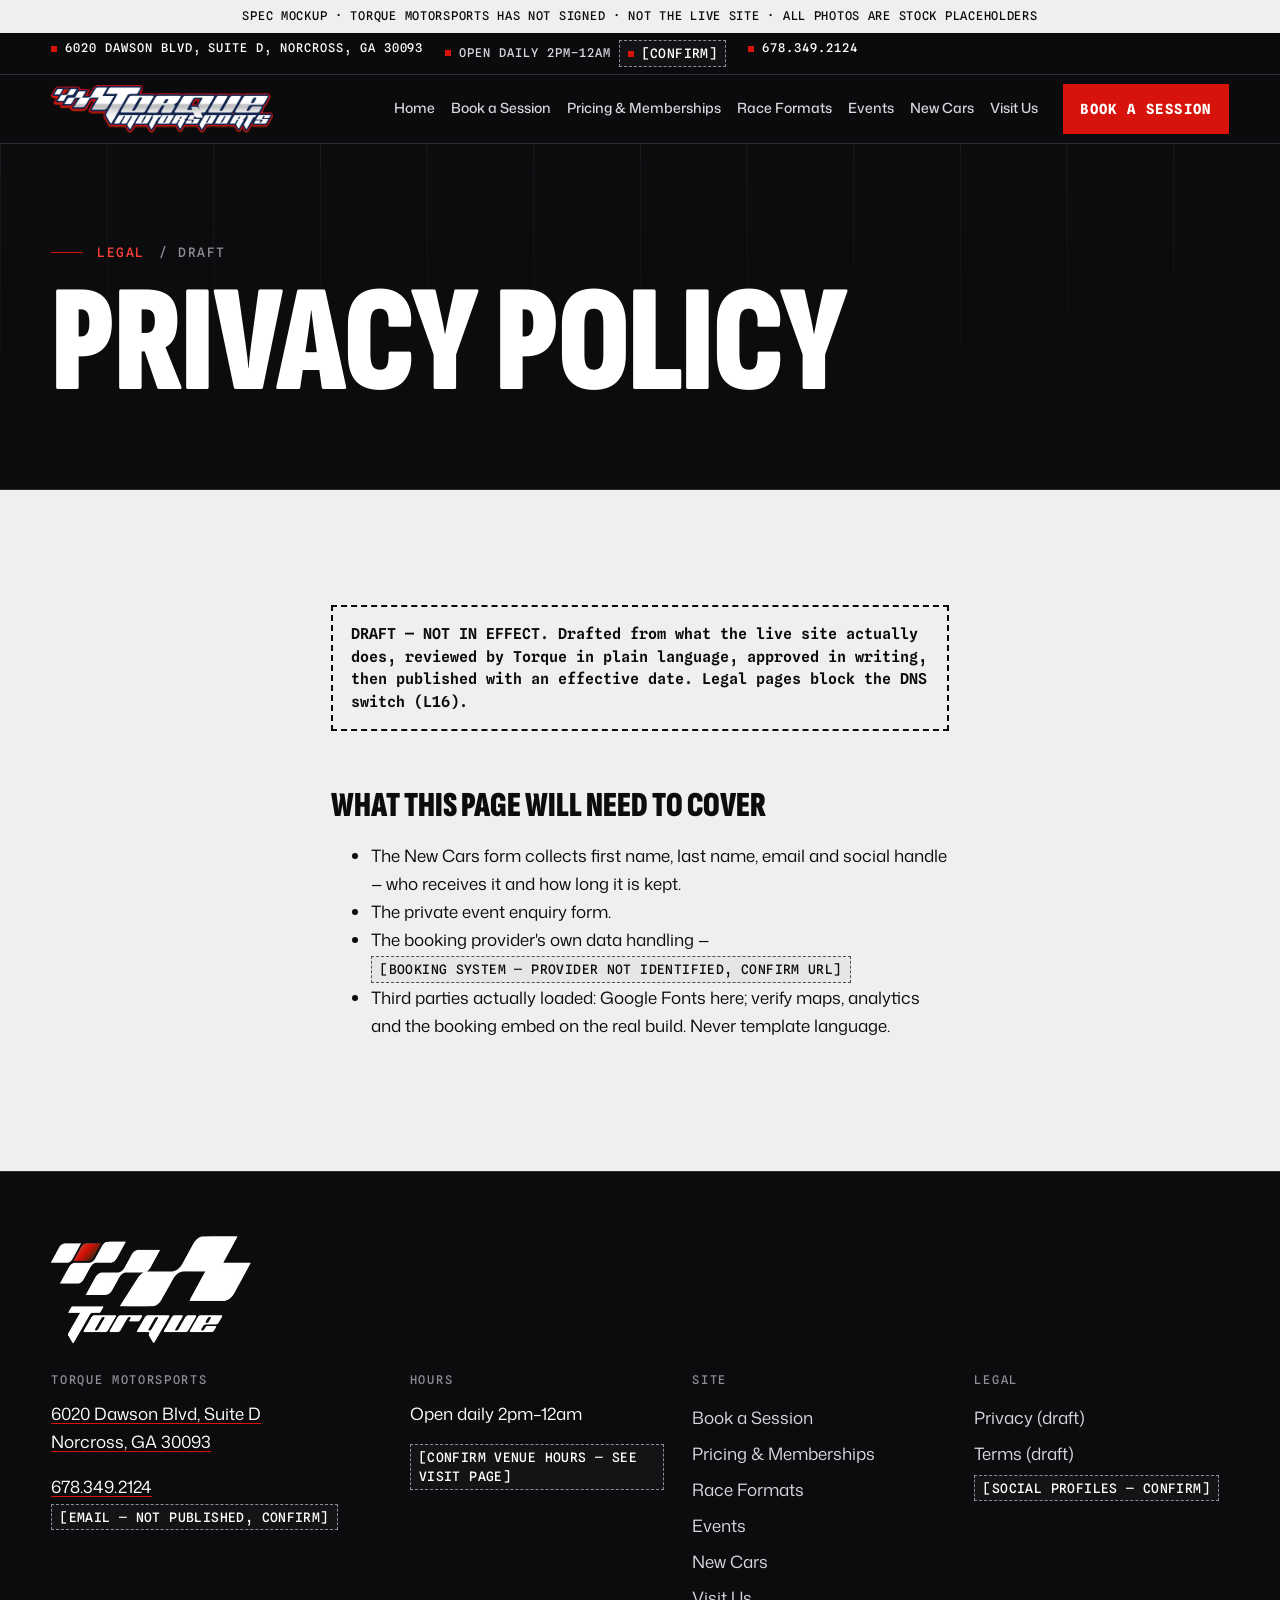
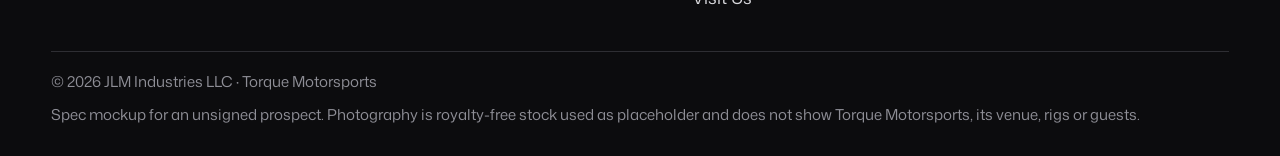
<file: privacy.html>
<!doctype html>
<html lang="en">
<head>
<meta charset="utf-8">
<meta name="viewport" content="width=device-width, initial-scale=1">
<title>Privacy Policy (Draft) | Torque Motorsports</title>
<meta name="description" content="Draft privacy policy — not in effect.">
<meta property="og:title" content="Privacy Policy (Draft) | Torque Motorsports">
<meta property="og:description" content="Draft privacy policy — not in effect. 6020 Dawson Blvd, Suite D, Norcross, GA 30093 · 678.349.2124">
<meta name="robots" content="noindex, nofollow">
<meta name="theme-color" content="#0C0C0E">
<link rel="icon" href="assets/favicon.png" type="image/png">
<link rel="preconnect" href="https://fonts.googleapis.com">
<link rel="preconnect" href="https://fonts.gstatic.com" crossorigin>
<link href="https://fonts.googleapis.com/css2?family=Mona+Sans:wght@400;500;600&family=Sofia+Sans+Extra+Condensed:wght@800;900&family=Spline+Sans+Mono:wght@400;500;700&display=swap" rel="stylesheet">
<link rel="stylesheet" href="styles.css">
</head>
<body>
<a class="skip" href="#main">Skip to content</a>
<div class="mock-ribbon">Spec mockup · Torque Motorsports has not signed · not the live site · all photos are stock placeholders</div>
<header class="site-head">
  <div class="head-strip"><div class="wrap">
    <span><a href="visit.html">6020 Dawson Blvd, Suite D, Norcross, GA 30093</a></span><span>OPEN DAILY 2PM–12AM <span class="flag ">[CONFIRM]</span></span><span><a href="tel:+16783492124">678.349.2124</a></span>
  </div></div>
  <div class="wrap head-main">
    <a class="brand" href="index.html" aria-label="Torque Motorsports home"><img class="brand-logo" src="assets/logo-torque-wordmark.png" alt="Torque Motorsports" width="1116" height="241"></a>
    <button class="menu-btn" aria-expanded="false" aria-controls="site-nav">Menu</button>
    <nav class="nav" id="site-nav" aria-label="Main"><ul><li><a href="index.html">Home</a></li><li><a href="book.html">Book a Session</a></li><li><a href="pricing.html">Pricing &amp; Memberships</a></li><li><a href="formats.html">Race Formats</a></li><li><a href="events.html">Events</a></li><li><a href="newcars.html">New Cars</a></li><li><a href="visit.html">Visit Us</a></li></ul></nav>
    <a class="btn btn--lime head-cta" href="book.html">Book a session</a>
  </div>
</header>
<main id="main">
<section class="page-head"><div class="gridlines" aria-hidden="true"></div><div class="wrap">
<p class="eyebrow"><b>LEGAL</b> / Draft</p><h1 class="display">Privacy Policy</h1>
</div></section>
<section class="sheet"><div class="wrap prose"><div class="draft-banner">DRAFT — NOT IN EFFECT. Drafted from what the live site actually does, reviewed by Torque in plain language, approved in writing, then published with an effective date. Legal pages block the DNS switch (L16).</div>
<h2>What this page will need to cover</h2><ul><li>The New Cars form collects first name, last name, email and social handle — who receives it and how long it is kept.</li><li>The private event enquiry form.</li><li>The booking provider's own data handling — <span class="flag ">[BOOKING SYSTEM — PROVIDER NOT IDENTIFIED, CONFIRM URL]</span></li><li>Third parties actually loaded: Google Fonts here; verify maps, analytics and the booking embed on the real build. Never template language.</li></ul></div></section></main>
<footer class="site-foot">
  <div class="wrap">
    <img class="foot-mark" src="assets/logo-torque-mark.png" alt="Torque logo" width="766" height="413" loading="lazy">
    <div class="foot-grid">
      <div><h2>Torque Motorsports</h2><p><a href="https://www.google.com/maps/search/?api=1&query=6020+Dawson+Blvd+Suite+D+Norcross+GA+30093">6020 Dawson Blvd, Suite D<br>Norcross, GA 30093</a></p><p><a href="tel:+16783492124">678.349.2124</a><br><span class="flag ">[EMAIL — NOT PUBLISHED, CONFIRM]</span></p></div>
      <div><h2>Hours</h2><p style="color:var(--signal)">Open daily 2pm–12am</p><p><span class="flag ">[CONFIRM VENUE HOURS — SEE VISIT PAGE]</span></p></div>
      <div><h2>Site</h2><ul><li><a href="book.html">Book a Session</a></li><li><a href="pricing.html">Pricing &amp; Memberships</a></li><li><a href="formats.html">Race Formats</a></li><li><a href="events.html">Events</a></li><li><a href="newcars.html">New Cars</a></li><li><a href="visit.html">Visit Us</a></li></ul></div>
      <div><h2>Legal</h2><ul><li><a href="privacy.html">Privacy (draft)</a></li><li><a href="terms.html">Terms (draft)</a></li></ul><p><span class="flag ">[SOCIAL PROFILES — CONFIRM]</span></p></div>
    </div>
    <div class="foot-base">
      <p>© <span data-year>2026</span> JLM Industries LLC · Torque Motorsports</p>
      <p>Spec mockup for an unsigned prospect. Photography is royalty-free stock used as placeholder and does not show Torque Motorsports, its venue, rigs or guests.</p>
    </div>
  </div>
</footer>
<nav class="action-bar" aria-label="Quick actions"><a href="book.html">Book</a><a href="tel:+16783492124">Call</a><a href="https://www.google.com/maps/search/?api=1&query=6020+Dawson+Blvd+Suite+D+Norcross+GA+30093">Directions</a></nav>
<script src="script.js" defer></script>
</body>
</html>
</file>
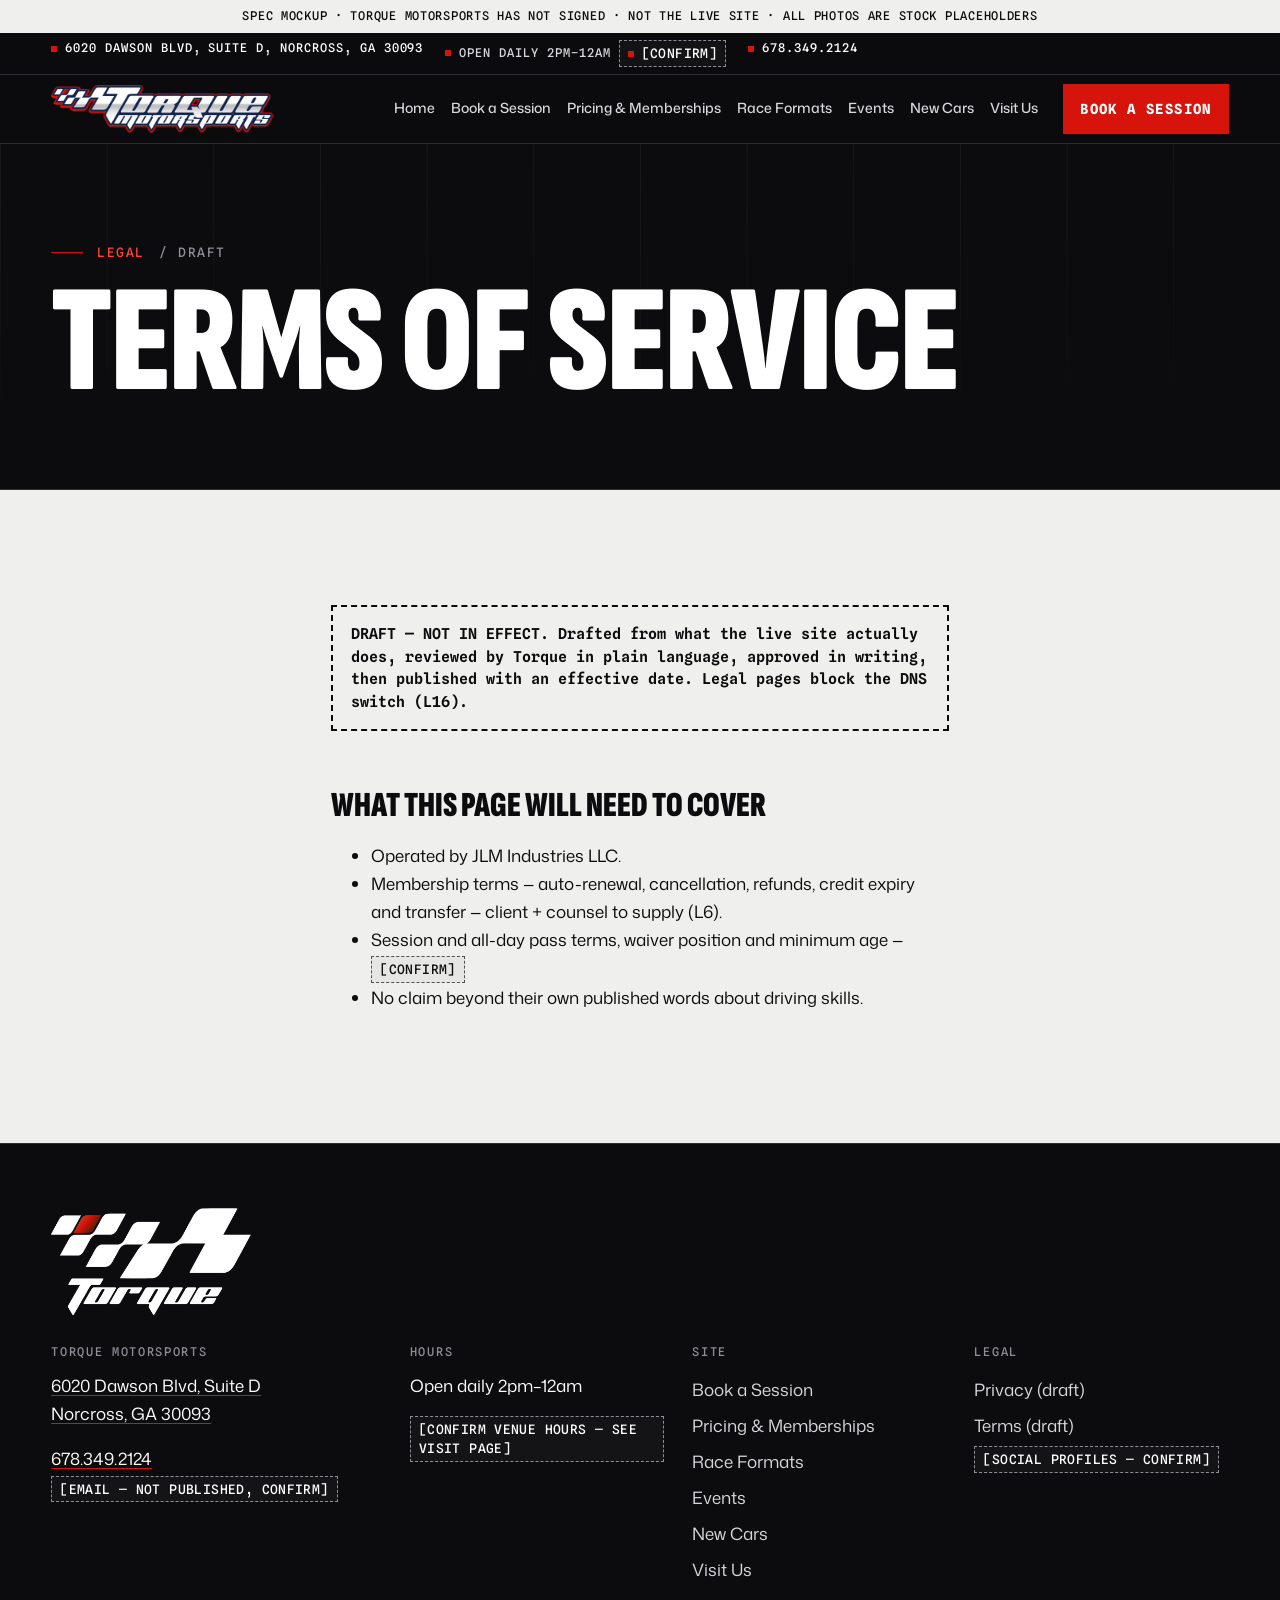
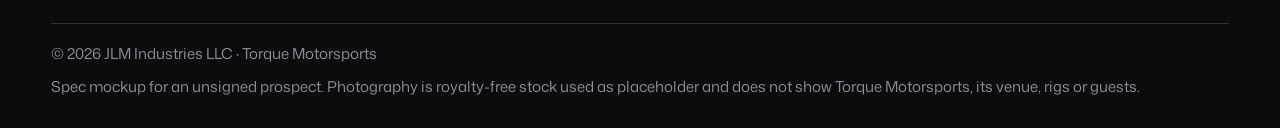
<file: terms.html>
<!doctype html>
<html lang="en">
<head>
<meta charset="utf-8">
<meta name="viewport" content="width=device-width, initial-scale=1">
<title>Terms of Service (Draft) | Torque Motorsports</title>
<meta name="description" content="Draft terms of service — not in effect.">
<meta property="og:title" content="Terms of Service (Draft) | Torque Motorsports">
<meta property="og:description" content="Draft terms of service — not in effect. 6020 Dawson Blvd, Suite D, Norcross, GA 30093 · 678.349.2124">
<meta name="robots" content="noindex, nofollow">
<meta name="theme-color" content="#0C0C0E">
<link rel="icon" href="assets/favicon.png" type="image/png">
<link rel="preconnect" href="https://fonts.googleapis.com">
<link rel="preconnect" href="https://fonts.gstatic.com" crossorigin>
<link href="https://fonts.googleapis.com/css2?family=Mona+Sans:wght@400;500;600&family=Sofia+Sans+Extra+Condensed:wght@800;900&family=Spline+Sans+Mono:wght@400;500;700&display=swap" rel="stylesheet">
<link rel="stylesheet" href="styles.css">
</head>
<body>
<a class="skip" href="#main">Skip to content</a>
<div class="mock-ribbon">Spec mockup · Torque Motorsports has not signed · not the live site · all photos are stock placeholders</div>
<header class="site-head">
  <div class="head-strip"><div class="wrap">
    <span><a href="visit.html">6020 Dawson Blvd, Suite D, Norcross, GA 30093</a></span><span>OPEN DAILY 2PM–12AM <span class="flag ">[CONFIRM]</span></span><span><a href="tel:+16783492124">678.349.2124</a></span>
  </div></div>
  <div class="wrap head-main">
    <a class="brand" href="index.html" aria-label="Torque Motorsports home"><img class="brand-logo" src="assets/logo-torque-wordmark.png" alt="Torque Motorsports" width="1116" height="241"></a>
    <button class="menu-btn" aria-expanded="false" aria-controls="site-nav">Menu</button>
    <nav class="nav" id="site-nav" aria-label="Main"><ul><li><a href="index.html">Home</a></li><li><a href="book.html">Book a Session</a></li><li><a href="pricing.html">Pricing &amp; Memberships</a></li><li><a href="formats.html">Race Formats</a></li><li><a href="events.html">Events</a></li><li><a href="newcars.html">New Cars</a></li><li><a href="visit.html">Visit Us</a></li></ul></nav>
    <a class="btn btn--lime head-cta" href="book.html">Book a session</a>
  </div>
</header>
<main id="main">
<section class="page-head"><div class="gridlines" aria-hidden="true"></div><div class="wrap">
<p class="eyebrow"><b>LEGAL</b> / Draft</p><h1 class="display">Terms of Service</h1>
</div></section>
<section class="sheet"><div class="wrap prose"><div class="draft-banner">DRAFT — NOT IN EFFECT. Drafted from what the live site actually does, reviewed by Torque in plain language, approved in writing, then published with an effective date. Legal pages block the DNS switch (L16).</div>
<h2>What this page will need to cover</h2><ul><li>Operated by JLM Industries LLC.</li><li>Membership terms — auto-renewal, cancellation, refunds, credit expiry and transfer — client + counsel to supply (L6).</li><li>Session and all-day pass terms, waiver position and minimum age — <span class="flag ">[CONFIRM]</span></li><li>No claim beyond their own published words about driving skills.</li></ul></div></section></main>
<footer class="site-foot">
  <div class="wrap">
    <img class="foot-mark" src="assets/logo-torque-mark.png" alt="Torque logo" width="766" height="413" loading="lazy">
    <div class="foot-grid">
      <div><h2>Torque Motorsports</h2><p><a href="https://www.google.com/maps/search/?api=1&query=6020+Dawson+Blvd+Suite+D+Norcross+GA+30093">6020 Dawson Blvd, Suite D<br>Norcross, GA 30093</a></p><p><a href="tel:+16783492124">678.349.2124</a><br><span class="flag ">[EMAIL — NOT PUBLISHED, CONFIRM]</span></p></div>
      <div><h2>Hours</h2><p style="color:var(--signal)">Open daily 2pm–12am</p><p><span class="flag ">[CONFIRM VENUE HOURS — SEE VISIT PAGE]</span></p></div>
      <div><h2>Site</h2><ul><li><a href="book.html">Book a Session</a></li><li><a href="pricing.html">Pricing &amp; Memberships</a></li><li><a href="formats.html">Race Formats</a></li><li><a href="events.html">Events</a></li><li><a href="newcars.html">New Cars</a></li><li><a href="visit.html">Visit Us</a></li></ul></div>
      <div><h2>Legal</h2><ul><li><a href="privacy.html">Privacy (draft)</a></li><li><a href="terms.html">Terms (draft)</a></li></ul><p><span class="flag ">[SOCIAL PROFILES — CONFIRM]</span></p></div>
    </div>
    <div class="foot-base">
      <p>© <span data-year>2026</span> JLM Industries LLC · Torque Motorsports</p>
      <p>Spec mockup for an unsigned prospect. Photography is royalty-free stock used as placeholder and does not show Torque Motorsports, its venue, rigs or guests.</p>
    </div>
  </div>
</footer>
<nav class="action-bar" aria-label="Quick actions"><a href="book.html">Book</a><a href="tel:+16783492124">Call</a><a href="https://www.google.com/maps/search/?api=1&query=6020+Dawson+Blvd+Suite+D+Norcross+GA+30093">Directions</a></nav>
<script src="script.js" defer></script>
</body>
</html>
</file>
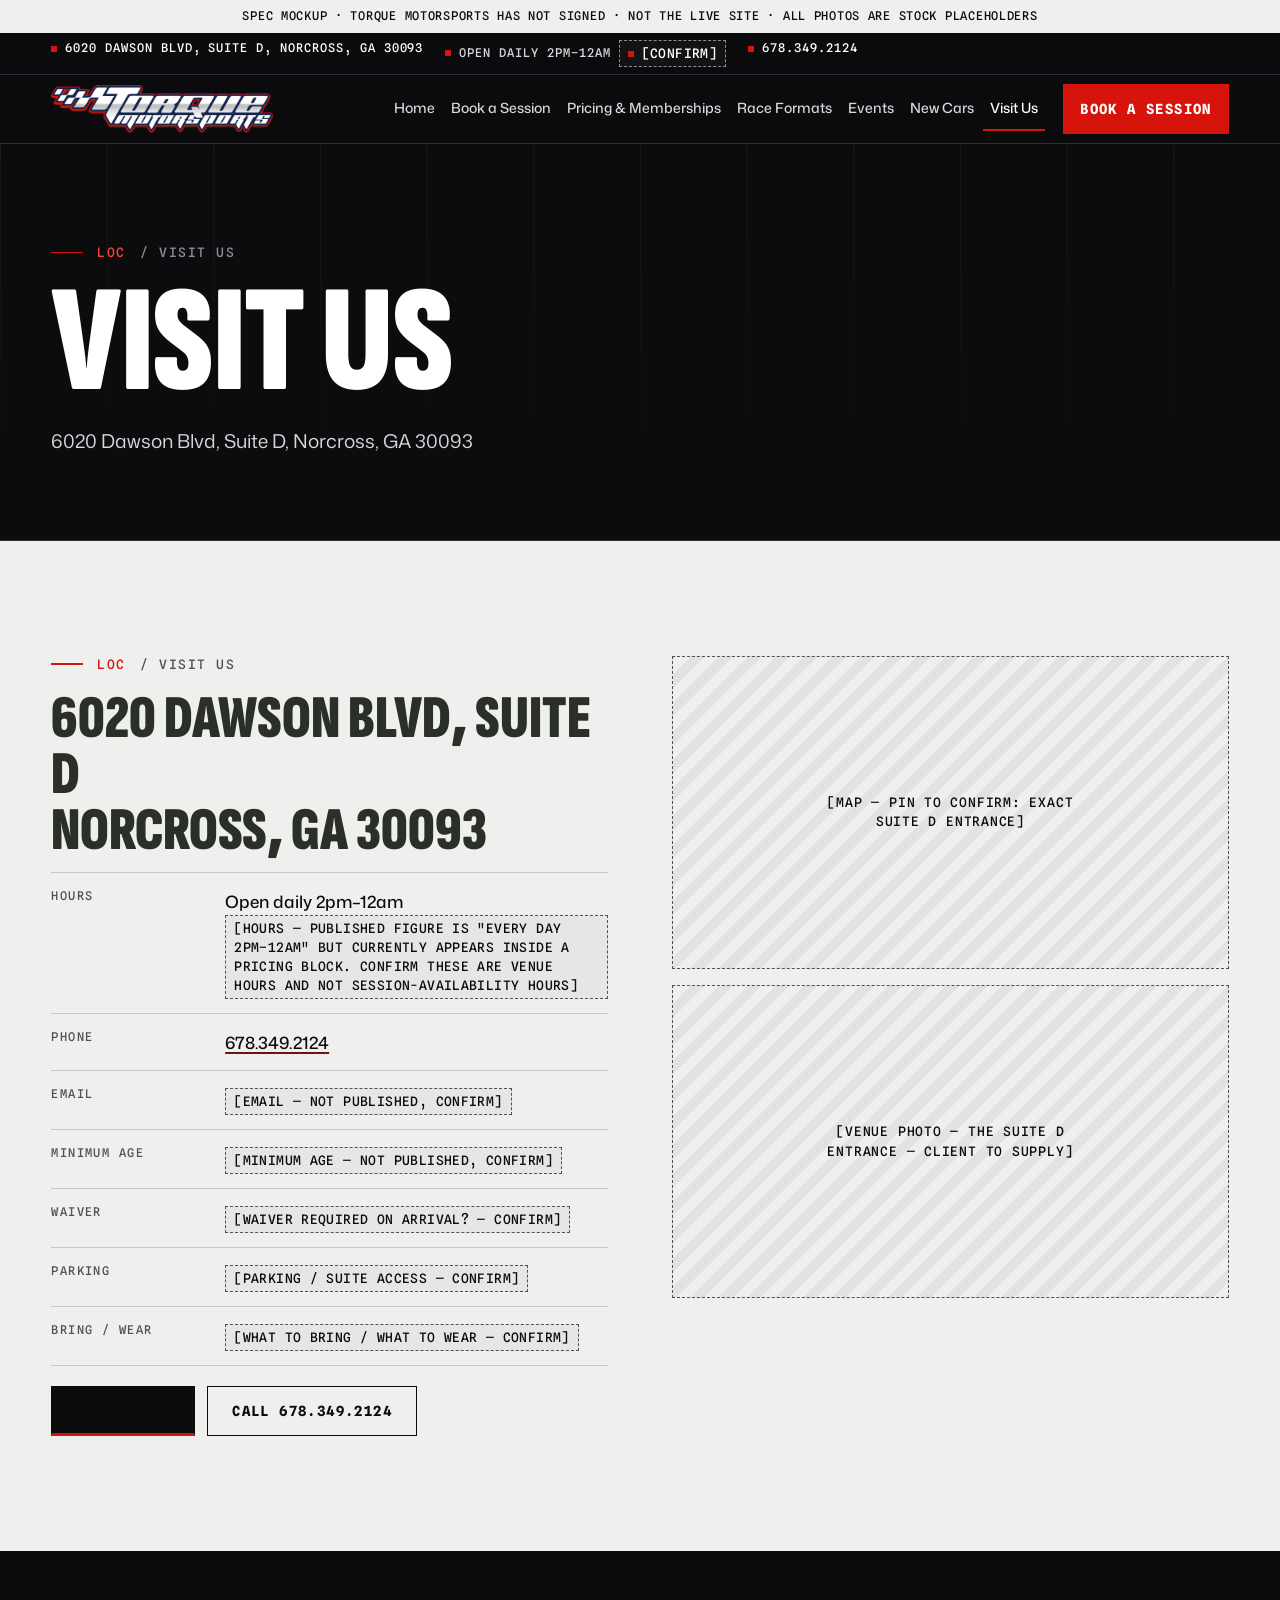
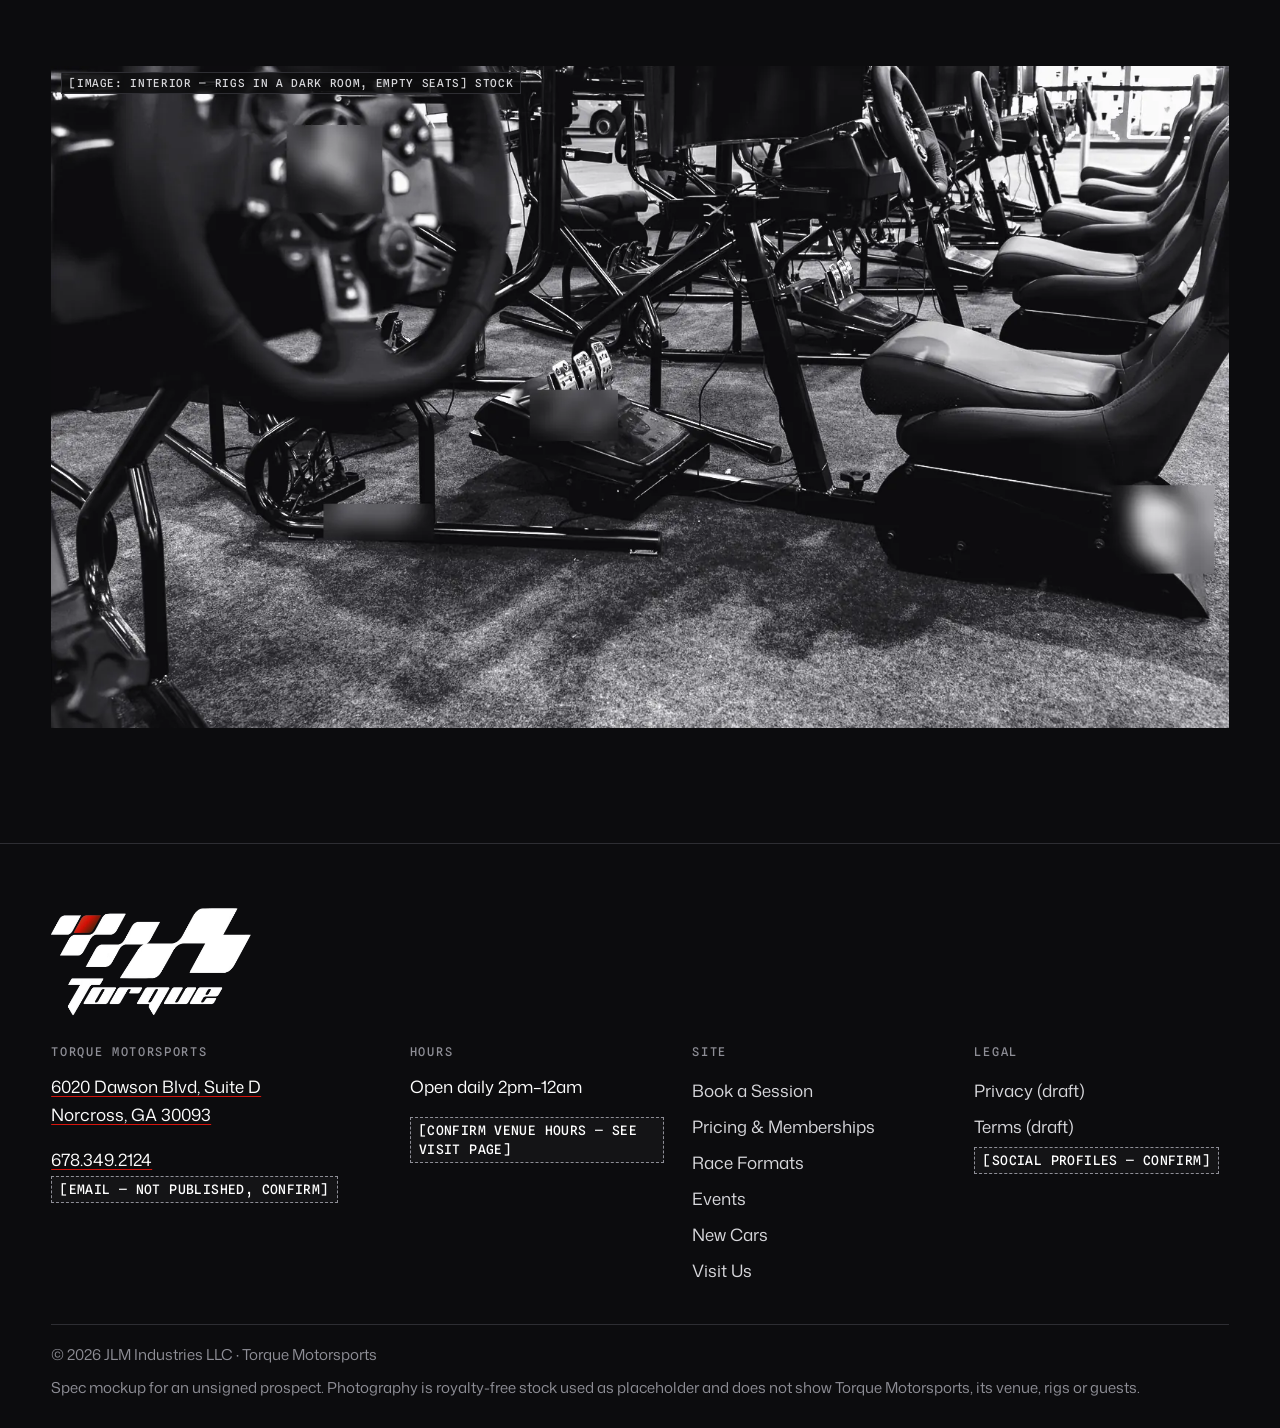
<file: visit.html>
<!doctype html>
<html lang="en">
<head>
<meta charset="utf-8">
<meta name="viewport" content="width=device-width, initial-scale=1">
<title>Visit — 6020 Dawson Blvd, Suite D, Norcross GA | Torque Motorsports</title>
<meta name="description" content="Torque Motorsports is at 6020 Dawson Blvd, Suite D, Norcross, GA 30093. Call 678.349.2124.">
<meta property="og:title" content="Visit — 6020 Dawson Blvd, Suite D, Norcross GA | Torque Motorsports">
<meta property="og:description" content="Torque Motorsports is at 6020 Dawson Blvd, Suite D, Norcross, GA 30093. Call 678.349.2124. 6020 Dawson Blvd, Suite D, Norcross, GA 30093 · 678.349.2124">
<meta name="robots" content="noindex, nofollow">
<meta name="theme-color" content="#0C0C0E">
<link rel="icon" href="assets/favicon.png" type="image/png">
<link rel="preconnect" href="https://fonts.googleapis.com">
<link rel="preconnect" href="https://fonts.gstatic.com" crossorigin>
<link href="https://fonts.googleapis.com/css2?family=Mona+Sans:wght@400;500;600&family=Sofia+Sans+Extra+Condensed:wght@800;900&family=Spline+Sans+Mono:wght@400;500;700&display=swap" rel="stylesheet">
<link rel="stylesheet" href="styles.css">
</head>
<body>
<a class="skip" href="#main">Skip to content</a>
<div class="mock-ribbon">Spec mockup · Torque Motorsports has not signed · not the live site · all photos are stock placeholders</div>
<header class="site-head">
  <div class="head-strip"><div class="wrap">
    <span><a href="visit.html">6020 Dawson Blvd, Suite D, Norcross, GA 30093</a></span><span>OPEN DAILY 2PM–12AM <span class="flag ">[CONFIRM]</span></span><span><a href="tel:+16783492124">678.349.2124</a></span>
  </div></div>
  <div class="wrap head-main">
    <a class="brand" href="index.html" aria-label="Torque Motorsports home"><img class="brand-logo" src="assets/logo-torque-wordmark.png" alt="Torque Motorsports" width="1116" height="241"></a>
    <button class="menu-btn" aria-expanded="false" aria-controls="site-nav">Menu</button>
    <nav class="nav" id="site-nav" aria-label="Main"><ul><li><a href="index.html">Home</a></li><li><a href="book.html">Book a Session</a></li><li><a href="pricing.html">Pricing &amp; Memberships</a></li><li><a href="formats.html">Race Formats</a></li><li><a href="events.html">Events</a></li><li><a href="newcars.html">New Cars</a></li><li><a href="visit.html" aria-current="page">Visit Us</a></li></ul></nav>
    <a class="btn btn--lime head-cta" href="book.html">Book a session</a>
  </div>
</header>
<main id="main">
<section class="page-head"><div class="gridlines" aria-hidden="true"></div><div class="wrap">
<p class="eyebrow"><b>LOC</b> / Visit us</p><h1 class="display">Visit us</h1><p class="lede">6020 Dawson Blvd, Suite D, Norcross, GA 30093</p>
</div></section>
<section class="sheet"><div class="wrap"><div class="split split--top">
  <div>
    <p class="eyebrow"><b>LOC</b> / Visit us</p>
    <p class="addr-big">6020 Dawson Blvd, Suite D<br>Norcross, GA 30093</p>
    <dl class="dl">
      <div><dt>Hours</dt><dd>Open daily 2pm–12am<br><span class="flag ">[HOURS — PUBLISHED FIGURE IS "EVERY DAY 2PM–12AM" BUT CURRENTLY APPEARS INSIDE A PRICING BLOCK. CONFIRM THESE ARE VENUE HOURS AND NOT SESSION-AVAILABILITY HOURS]</span></dd></div>
      <div><dt>Phone</dt><dd><a href="tel:+16783492124">678.349.2124</a></dd></div>
      <div><dt>Email</dt><dd><span class="flag ">[EMAIL — NOT PUBLISHED, CONFIRM]</span></dd></div>
      <div><dt>Minimum age</dt><dd><span class="flag ">[MINIMUM AGE — NOT PUBLISHED, CONFIRM]</span></dd></div>
      <div><dt>Waiver</dt><dd><span class="flag ">[WAIVER REQUIRED ON ARRIVAL? — CONFIRM]</span></dd></div>
      <div><dt>Parking</dt><dd><span class="flag ">[PARKING / SUITE ACCESS — CONFIRM]</span></dd></div>
      <div><dt>Bring / wear</dt><dd><span class="flag ">[WHAT TO BRING / WHAT TO WEAR — CONFIRM]</span></dd></div>
    </dl>
    <div class="btn-row" style="margin-top:20px"><a class="btn btn--ink" href="https://www.google.com/maps/search/?api=1&query=6020+Dawson+Blvd+Suite+D+Norcross+GA+30093">Directions</a><a class="btn btn--ghost" href="tel:+16783492124">Call 678.349.2124</a></div>
  </div>
  <div style="display:grid;gap:16px">
    <div class="ph-frame ar-43"><span>[MAP — PIN TO CONFIRM: EXACT SUITE D ENTRANCE]</span></div>
    <div class="ph-frame"><span>[VENUE PHOTO — THE SUITE D ENTRANCE — CLIENT TO SUPPLY]</span></div>
  </div>
</div></div></section>
<section class="screen"><div class="wrap"><figure class="ph ar-169"><img src="assets/img/PLACEHOLDER-rig-row.webp" alt="Row of sim racing rigs in a dim room, empty seats" width="1600" height="900" loading="lazy"><figcaption><span>[IMAGE: interior — rigs in a dark room, empty seats] stock</span></figcaption></figure></div></section></main>
<footer class="site-foot">
  <div class="wrap">
    <img class="foot-mark" src="assets/logo-torque-mark.png" alt="Torque logo" width="766" height="413" loading="lazy">
    <div class="foot-grid">
      <div><h2>Torque Motorsports</h2><p><a href="https://www.google.com/maps/search/?api=1&query=6020+Dawson+Blvd+Suite+D+Norcross+GA+30093">6020 Dawson Blvd, Suite D<br>Norcross, GA 30093</a></p><p><a href="tel:+16783492124">678.349.2124</a><br><span class="flag ">[EMAIL — NOT PUBLISHED, CONFIRM]</span></p></div>
      <div><h2>Hours</h2><p style="color:var(--signal)">Open daily 2pm–12am</p><p><span class="flag ">[CONFIRM VENUE HOURS — SEE VISIT PAGE]</span></p></div>
      <div><h2>Site</h2><ul><li><a href="book.html">Book a Session</a></li><li><a href="pricing.html">Pricing &amp; Memberships</a></li><li><a href="formats.html">Race Formats</a></li><li><a href="events.html">Events</a></li><li><a href="newcars.html">New Cars</a></li><li><a href="visit.html">Visit Us</a></li></ul></div>
      <div><h2>Legal</h2><ul><li><a href="privacy.html">Privacy (draft)</a></li><li><a href="terms.html">Terms (draft)</a></li></ul><p><span class="flag ">[SOCIAL PROFILES — CONFIRM]</span></p></div>
    </div>
    <div class="foot-base">
      <p>© <span data-year>2026</span> JLM Industries LLC · Torque Motorsports</p>
      <p>Spec mockup for an unsigned prospect. Photography is royalty-free stock used as placeholder and does not show Torque Motorsports, its venue, rigs or guests.</p>
    </div>
  </div>
</footer>
<nav class="action-bar" aria-label="Quick actions"><a href="book.html">Book</a><a href="tel:+16783492124">Call</a><a href="https://www.google.com/maps/search/?api=1&query=6020+Dawson+Blvd+Suite+D+Norcross+GA+30093">Directions</a></nav>
<script src="script.js" defer></script>
</body>
</html>
</file>
<file: styles.css>
/* ==========================================================================
   Torque Motorsports — spec mockup
   Register: TELEMETRY. A timing screen (dark graphite) alternating with the
   pit-wall printout (pale sheet), meeting on a hard structural 12° diagonal.
   Palette from THEIR LOGO (supplied 2026-10-09): black, white, red #D7140C.
   Sector logic = red (fastest) / white (reference) / muted (slower).
   NO BLUE in the site chrome (their wordmark's navy outline stays inside the
   logo only). UPRIGHT TYPE ONLY for our type — the logo's slant is theirs.
   No chevrons, no clipped corners, no bracket frames, no streaks, no tilt.
   ========================================================================== */

:root {
  --track: #0C0C0E;          /* the logo's black, a breath off pure black */
  --panel: #141417;
  --panel-raised: #1C1C20;
  --rule: #2E2E33;
  --muted: #8E8E96;          /* 5.9:1 on --track */
  --body: #D8D8DC;
  --signal: #FFFFFF;
  --sheet: #EFEFED;          /* logo white, softened for long reading */
  --sheet-2: #E2E2E0;
  --sheet-rule: #C6C6C4;
  --sheet-ink: #0C0C0E;
  --sheet-muted: #505056;    /* 7:1 on --sheet */
  --red: #D7140C;            /* sampled from their logo — fills, rules, bars, buttons (white text 5.3:1); text on sheet 4.7:1 */
  --red-text: #FF4136;       /* same family, for small text on dark (5.5:1) — #D7140C fails there */
  --red-dim: #6E1410;
  --red-wash: rgba(215, 20, 12, .10);

  --f-display: "Sofia Sans Extra Condensed", "Arial Narrow", sans-serif;
  --f-body: "Mona Sans", system-ui, sans-serif;
  --f-mono: "Spline Sans Mono", ui-monospace, monospace;

  --ease: cubic-bezier(.2, .7, .2, 1);
  --wrap: 1600px;
  --gutter: clamp(16px, 4vw, 56px);
  --cut: min(21.26vw, 340px);   /* tan(12°) × width — the one diagonal angle, everywhere */
}

*, *::before, *::after { box-sizing: border-box; }
html { -webkit-text-size-adjust: 100%; scroll-padding-top: 120px; font-variant-numeric: tabular-nums; }
body { margin: 0; background: var(--track); color: var(--body); font: 400 1.0625rem/1.65 var(--f-body); -webkit-font-smoothing: antialiased; padding-bottom: 64px; overflow-x: clip; }
@media (min-width: 900px) { body { padding-bottom: 0; } }
/* Upright only — kill every default oblique */
em, i, cite, q, address, blockquote, dfn, var { font-style: normal; }
img { max-width: 100%; height: auto; display: block; }
a { color: var(--signal); text-decoration-color: var(--red); text-decoration-thickness: 1px; text-underline-offset: 3px; }
a:hover { color: var(--red-text); }
.sheet a { color: var(--sheet-ink); text-decoration-color: var(--red-dim); text-decoration-thickness: 2px; }
.sheet a:hover { color: var(--sheet-ink); text-decoration-color: var(--sheet-ink); }
:focus-visible { outline: 2px solid var(--red); outline-offset: 3px; }
.sheet :focus-visible { outline-color: var(--sheet-ink); box-shadow: 0 0 0 5px var(--red); }
h1, h2, h3 { margin: 0 0 .45em; color: var(--signal); }
p { margin: 0 0 1em; }
.sr-only { position: absolute; width: 1px; height: 1px; overflow: hidden; clip: rect(0 0 0 0); white-space: nowrap; }
.skip { position: absolute; left: 12px; top: -60px; z-index: 100; background: var(--red); color: var(--signal); padding: 10px 14px; font: 500 .875rem/1 var(--f-mono); }
.skip:focus { top: 12px; }
.wrap { width: 100%; max-width: var(--wrap); margin: 0 auto; padding: 0 var(--gutter); }
.num, .mono, td, th { font-variant-numeric: tabular-nums; }

/* ---------- Voices ---------- */
.display { font-family: var(--f-display); font-weight: 900; text-transform: uppercase; letter-spacing: -.01em; line-height: .86; color: var(--signal); }
.sheet .display { color: var(--sheet-ink); }
h2.display { font-size: clamp(3rem, 9vw, 7.5rem); }
h3.display { font-size: clamp(2rem, 4vw, 3.2rem); font-weight: 800; }
.mono { font-family: var(--f-mono); }
.eyebrow { display: flex; align-items: center; gap: 14px; margin: 0 0 18px; font: 500 .8125rem/1.3 var(--f-mono); letter-spacing: .12em; text-transform: uppercase; color: var(--muted); }
.eyebrow::before { content: ""; width: 32px; height: 1px; background: var(--red); flex: none; }
.eyebrow b { color: var(--red-text); font-weight: 500; }
.sheet .eyebrow { color: var(--sheet-muted); }
.sheet .eyebrow::before { background: var(--red); height: 2px; }
.sheet .eyebrow b { color: var(--sheet-ink); }
.title-rules { display: grid; gap: 18px; }
.title-rules::before, .title-rules::after { content: ""; height: 1px; background: var(--rule); }
.sheet .title-rules::before, .sheet .title-rules::after { background: var(--sheet-rule); }
.lede { font-size: 1.1875rem; max-width: 62ch; }
.sheet { color: var(--sheet-ink); }
.sheet .lede, .sheet p { color: #2A2F2A; }
.label { font: 500 .75rem/1.3 var(--f-mono); letter-spacing: .12em; text-transform: uppercase; color: var(--muted); }
.sheet .label { color: var(--sheet-muted); }

/* ---------- Flags: every [CONFIRM] stays visible ---------- */
.flag { display: inline-block; font: 500 .8125rem/1.45 var(--f-mono); letter-spacing: .03em; text-transform: uppercase; color: var(--signal);
  border: 1px dashed var(--muted); background: rgba(255,255,255,.03); padding: 3px 8px; vertical-align: middle; max-width: 100%; overflow-wrap: anywhere; }
.flag--block { display: block; padding: 12px 14px; margin: 12px 0; }
.flag--big { font-size: clamp(.9375rem, 1.6vw, 1.125rem); padding: 14px 16px; display: block; }
.sheet .flag { color: var(--sheet-ink); border-color: var(--sheet-muted); background: rgba(23, 26, 23, .04); }
.mock-ribbon { background: var(--sheet); color: var(--sheet-ink); font: 500 .75rem/1.4 var(--f-mono); letter-spacing: .06em; text-transform: uppercase; text-align: center; padding: 8px 16px; }

/* ---------- Header: address + hours are furniture ---------- */
.site-head { position: sticky; top: 0; z-index: 50; background: rgba(12, 12, 14, .95); backdrop-filter: blur(8px); border-bottom: 1px solid var(--rule); }
.head-strip { border-bottom: 1px solid var(--rule); font: 500 .75rem/1.3 var(--f-mono); letter-spacing: .08em; text-transform: uppercase; color: var(--body); transition: max-height 220ms var(--ease), opacity 220ms var(--ease); max-height: 60px; overflow: hidden; }
.head-strip .wrap { display: flex; flex-wrap: wrap; gap: 4px 22px; padding-top: 7px; padding-bottom: 7px; }
.head-strip span::before { content: ""; display: inline-block; width: 6px; height: 6px; background: var(--red); margin-right: 8px; vertical-align: middle; }
.head-strip a { text-decoration: none; }
.site-head.is-condensed .head-strip { max-height: 0; opacity: 0; border-bottom-color: transparent; }
@media (min-width: 900px) { .site-head.is-condensed .head-strip { max-height: 60px; opacity: 1; border-bottom-color: var(--rule); } }
.head-main { display: flex; align-items: center; gap: 18px; min-height: 68px; transition: min-height 220ms var(--ease); }
.site-head.is-condensed .head-main { min-height: 56px; }
.brand { display: flex; align-items: baseline; gap: 10px; text-decoration: none; min-height: 44px; align-items: center; }
.brand .display { font-size: 2.1rem; line-height: 1; }
.brand .mono { font-size: .6875rem; letter-spacing: .14em; color: var(--muted); text-transform: uppercase; }
.nav { margin-left: auto; }
.nav ul { list-style: none; margin: 0; padding: 0; display: flex; gap: 2px; }
.nav a { display: flex; align-items: center; min-height: 44px; padding: 0 10px; font: 500 .9375rem/1 var(--f-body); color: var(--body); text-decoration: none; border-bottom: 2px solid transparent; white-space: nowrap; }
.nav a:hover { color: var(--signal); border-bottom-color: var(--red-dim); }
.nav a[aria-current="page"] { color: var(--signal); border-bottom-color: var(--red); }
.head-cta { display: none; }
.menu-btn { margin-left: auto; min-height: 44px; min-width: 44px; padding: 0 14px; background: none; border: 1px solid var(--rule); color: var(--signal); font: 500 .8125rem/1 var(--f-mono); letter-spacing: .1em; text-transform: uppercase; cursor: pointer; }
@media (max-width: 1239px) {
  .nav { position: fixed; left: 0; right: 0; top: var(--nav-top, 112px); background: var(--track); display: none; border-bottom: 1px solid var(--rule); max-height: calc(100vh - 112px); overflow: auto; }
  .nav.is-open { display: block; }
  .nav ul { flex-direction: column; padding: 8px var(--gutter) 20px; }
  .nav a { border-bottom: 1px solid var(--rule); font-size: 1.0625rem; }
}
@media (min-width: 1240px) { .menu-btn { display: none; } .head-cta { display: inline-flex; } }

/* ---------- Buttons (upright, square, no clipped corners) ---------- */
.btn { display: inline-flex; align-items: center; justify-content: center; gap: 10px; min-height: 50px; padding: 0 24px; font: 700 .875rem/1 var(--f-mono); letter-spacing: .1em; text-transform: uppercase; text-decoration: none; border: 1px solid transparent; cursor: pointer; transition: background-color 120ms linear, color 120ms linear, border-color 120ms linear; }
.btn--lime { background: var(--red); color: var(--signal); }
.btn--lime:hover { background: var(--signal); color: var(--track); }
.btn--ghost { background: transparent; color: var(--signal); border-color: var(--rule); }
.btn--ghost:hover { border-color: var(--red); color: var(--signal); }
.btn--ink { background: var(--sheet-ink); color: var(--sheet); border-bottom: 3px solid var(--red); }
.btn--ink:hover { background: #000; color: var(--signal); }
.sheet .btn--ghost { color: var(--sheet-ink); border-color: var(--sheet-ink); }
.sheet .btn--ghost:hover { background: var(--sheet-ink); color: var(--sheet); }
.btn-row { display: flex; flex-wrap: wrap; gap: 12px; }

/* ---------- Sections + the structural diagonal ---------- */
.screen { position: relative; background: var(--track); padding: clamp(64px, 9vw, 120px) 0; }
.screen--panel { background: linear-gradient(180deg, var(--track), var(--panel) 40%); }
.sheet { position: relative; background: var(--sheet); padding: clamp(64px, 9vw, 120px) 0; }
/* A panel that cuts in on the 12° diagonal over the one above it */
.cut { margin-top: calc(-1 * var(--cut)); padding-top: calc(var(--cut) + clamp(48px, 6vw, 88px)); clip-path: polygon(0 var(--cut), 100% 0, 100% 100%, 0 100%); }
.pre-cut { padding-bottom: calc(var(--cut) + clamp(48px, 6vw, 88px)); }
.sec-head { margin-bottom: clamp(32px, 5vw, 56px); max-width: 1040px; }
.page-head { position: relative; background: var(--track); padding: clamp(56px, 8vw, 100px) 0 clamp(40px, 5vw, 64px); border-bottom: 1px solid var(--rule); }
.page-head h1 { font-size: clamp(3.6rem, 12vw, 9.5rem); margin: 0 0 16px; }
.gridlines { position: absolute; inset: 0; pointer-events: none; opacity: .4; background-image: linear-gradient(90deg, var(--rule) 1px, transparent 1px); background-size: calc(100% / 12) 100%; -webkit-mask-image: linear-gradient(180deg, #000, transparent 85%); mask-image: linear-gradient(180deg, #000, transparent 85%); }
.page-head .wrap { position: relative; }

.grid { display: grid; gap: clamp(16px, 2vw, 24px); }
@media (min-width: 760px) { .grid--2, .grid--3, .grid--4 { grid-template-columns: repeat(2, minmax(0, 1fr)); } }
@media (min-width: 1100px) { .grid--3 { grid-template-columns: repeat(3, minmax(0, 1fr)); } .grid--4 { grid-template-columns: repeat(4, minmax(0, 1fr)); } }
.split { display: grid; gap: clamp(28px, 5vw, 72px); }
@media (min-width: 960px) { .split { grid-template-columns: minmax(0, 1fr) minmax(0, 1fr); } .split--top { align-items: start; } .split--wide { grid-template-columns: minmax(0, 1.25fr) minmax(0, 1fr); } }

.card { border: 1px solid var(--rule); background: var(--panel); padding: clamp(20px, 2.4vw, 32px); }
.sheet .card { border-color: var(--sheet-rule); background: var(--sheet); }

/* ---------- Hero: the timing screen ---------- */
.hero { position: relative; min-height: min(90vh, 880px); display: flex; align-items: flex-end; overflow: hidden; background: var(--track); }
.hero picture, .hero picture img { position: absolute; inset: 0; width: 100%; height: 100%; object-fit: cover; }
.hero::before { content: ""; position: absolute; inset: 0; z-index: 1; background: linear-gradient(0deg, var(--track) 0%, rgba(12, 12, 14, .55) 50%, rgba(12, 12, 14, .2) 100%); }
.hero .gridlines { z-index: 1; opacity: .35; }
.hero-inner { position: relative; z-index: 2; padding-top: 100px; padding-bottom: clamp(40px, 6vw, 80px); width: 100%; }
.hero h1 { font-size: clamp(4.4rem, 15vw, 12.5rem); margin: 0 0 16px; max-width: 11ch; }
.hero h1 span { color: var(--red-text); }
.hero .claim { font: 500 1.125rem/1.4 var(--f-body); color: var(--signal); margin: 0 0 26px; }
.hero .claim cite { display: block; font: 500 .75rem/1.4 var(--f-mono); letter-spacing: .12em; text-transform: uppercase; color: var(--muted); margin-top: 4px; }
.status-strip { display: grid; grid-template-columns: repeat(2, minmax(0, 1fr)); border: 1px solid var(--rule); background: rgba(12, 12, 14, .82); margin: 0 0 26px; max-width: 1100px; }
.status-strip > div { padding: 12px 16px; border-right: 1px solid var(--rule); border-bottom: 1px solid var(--rule); display: grid; gap: 2px; }
.status-strip .k { font: 500 .6875rem/1.3 var(--f-mono); letter-spacing: .14em; text-transform: uppercase; color: var(--muted); }
.status-strip .v { font: 700 1.0625rem/1.2 var(--f-mono); color: var(--signal); }
.status-strip .v a { text-decoration: none; }
.status-strip .v.lime { color: var(--red-text); }
@media (min-width: 900px) { .status-strip { grid-template-columns: repeat(4, minmax(0, 1fr)); } .status-strip > div { border-bottom: 0; } .status-strip > div:last-child { border-right: 0; } }
.img-label { position: absolute; z-index: 3; right: var(--gutter); top: 16px; font: 500 .6875rem/1.4 var(--f-mono); letter-spacing: .06em; text-transform: uppercase; color: var(--body); background: rgba(12, 12, 14, .85); padding: 4px 8px; border: 1px solid var(--rule); max-width: calc(100% - 32px); }

/* ---------- Race clock + calendar (ref-01 pairing) ---------- */
.race { display: grid; gap: 20px; }
@media (min-width: 1000px) { .race { grid-template-columns: minmax(0, 1fr) minmax(0, 1.2fr); } }
.clock { position: relative; background: var(--panel-raised); border: 1px solid var(--rule); padding: clamp(22px, 3vw, 36px); display: grid; gap: 16px; align-content: start; }
.clock::before { content: ""; position: absolute; inset: 0; pointer-events: none; background: radial-gradient(70% 60% at 50% 55%, var(--red-wash), transparent 70%); }
.clock > * { position: relative; }
.clock-digits { display: grid; grid-template-columns: repeat(4, minmax(0, 1fr)); gap: 8px; }
.clock-digits div { border: 1px solid var(--rule); background: var(--track); padding: 14px 6px 10px; text-align: center; }
.clock-digits .d { display: block; font: 700 clamp(2.4rem, 6vw, 4.4rem)/1 var(--f-mono); color: var(--red-text); letter-spacing: -.02em; }
.clock-digits .u { display: block; font: 500 .6875rem/1.3 var(--f-mono); letter-spacing: .14em; color: var(--muted); margin-top: 6px; }
.cal { border: 1px solid var(--rule); background: var(--panel); }
.cal-head { display: flex; justify-content: space-between; align-items: center; gap: 12px; padding: 14px 16px; border-bottom: 1px solid var(--rule); }
.cal-head .m { font: 900 1.8rem/1 var(--f-display); text-transform: uppercase; color: var(--signal); }
.cal-grid { display: grid; grid-template-columns: repeat(7, minmax(0, 1fr)); }
.cal-grid span { min-height: 44px; padding: 6px; border-right: 1px solid var(--rule); border-bottom: 1px solid var(--rule); font: 500 .8125rem/1 var(--f-mono); color: var(--muted); }
.cal-grid span:nth-child(7n) { border-right: 0; }
.cal-grid .dow { min-height: 0; color: var(--body); font-size: .6875rem; letter-spacing: .1em; padding: 8px 6px; background: var(--panel-raised); }
.cal-grid .today { color: var(--signal); background: var(--red); }
.cal-grid .out { color: transparent; }
.cal-empty { padding: 18px 16px; border-top: 1px solid var(--rule); }

/* ---------- Race formats (ref-02 circular markers, upright) ---------- */
.formats { display: grid; gap: 0; border-top: 1px solid var(--sheet-rule); border-left: 1px solid var(--sheet-rule); }
@media (min-width: 760px) { .formats { grid-template-columns: repeat(2, minmax(0, 1fr)); } }
@media (min-width: 1200px) { .formats { grid-template-columns: repeat(4, minmax(0, 1fr)); } }
.format { padding: clamp(22px, 2.6vw, 34px); border-right: 1px solid var(--sheet-rule); border-bottom: 1px solid var(--sheet-rule); display: grid; gap: 14px; align-content: start; }
.format .marker { width: 76px; height: 76px; border-radius: 50%; border: 2px solid var(--sheet-ink); display: grid; place-items: center; font: 700 1.25rem/1 var(--f-mono); color: var(--sheet-ink); position: relative; }
.format .marker::after { content: ""; position: absolute; inset: -7px; border-radius: 50%; border: 1px solid var(--sheet-rule); }
.format:hover .marker { box-shadow: inset 0 -6px 0 var(--red); }
.format h3 { font: 900 clamp(2.4rem, 4vw, 3.4rem)/.9 var(--f-display); text-transform: uppercase; color: var(--sheet-ink); margin: 0; }
.format blockquote { margin: 0; font-size: 1.0625rem; color: #2A2F2A; }
.format .src { font: 500 .6875rem/1.3 var(--f-mono); letter-spacing: .12em; text-transform: uppercase; color: var(--sheet-muted); }
.screen .formats { border-color: var(--rule); }
.screen .format { border-color: var(--rule); }
.screen .format .marker { border-color: var(--red); color: var(--red-text); }
.screen .format .marker::after { border-color: var(--rule); }
.screen .format h3 { color: var(--signal); }
.screen .format blockquote { color: var(--body); }

/* ---------- Pit-wall printout tables (sheet) ---------- */
.ptable { width: 100%; border-collapse: collapse; background: var(--sheet); border: 1px solid var(--sheet-ink); }
.ptable caption { text-align: left; padding: 0 0 12px; font: 500 .8125rem/1.4 var(--f-mono); letter-spacing: .12em; text-transform: uppercase; color: var(--sheet-muted); }
.ptable th, .ptable td { padding: 16px 18px; text-align: left; border: 1px solid var(--sheet-rule); vertical-align: top; color: var(--sheet-ink); }
.ptable thead th { background: var(--sheet-ink); color: var(--sheet); font: 700 .8125rem/1.3 var(--f-mono); letter-spacing: .12em; text-transform: uppercase; border-color: var(--sheet-ink); border-bottom: 3px solid var(--red); }
.ptable tbody th { font: 600 1rem/1.35 var(--f-body); background: var(--sheet-2); }
.ptable tbody th small { display: block; font: 500 .75rem/1.4 var(--f-mono); letter-spacing: .06em; text-transform: uppercase; color: var(--sheet-muted); margin-top: 4px; }
.ptable .fig { font: 700 clamp(1.6rem, 3.4vw, 2.6rem)/1 var(--f-mono); letter-spacing: -.02em; }
.ptable .fig small { font: 500 .8125rem/1 var(--f-mono); letter-spacing: .04em; margin-left: 4px; color: var(--sheet-muted); }
.ptable .flag { font-size: .75rem; }
.ptable tr.gap-row th, .ptable tr.gap-row td { background: repeating-linear-gradient(-45deg, var(--sheet) 0 8px, var(--sheet-2) 8px 16px); }
.table-scroll { overflow-x: auto; -webkit-overflow-scrolling: touch; }
.table-scroll:focus-visible { outline-offset: 2px; }
.mem-table { min-width: 760px; }
.mem-table td { width: 21%; }
.note { font: 500 .875rem/1.5 var(--f-mono); color: var(--sheet-muted); margin-top: 12px; }
.converter { display: grid; gap: 0; border: 1px solid var(--sheet-ink); margin-top: 16px; }
.converter div { display: grid; grid-template-columns: auto 24px 1fr; gap: 10px; align-items: center; padding: 14px 16px; border-bottom: 1px solid var(--sheet-rule); font: 700 1rem/1.3 var(--f-mono); color: var(--sheet-ink); }
.converter div:last-child { border-bottom: 0; }
.converter .eq { color: var(--sheet-muted); text-align: center; }
.converter .c { background: var(--sheet-ink); color: var(--red-text); padding: 6px 10px; }
.terms-gap { border: 2px solid var(--sheet-ink); padding: 18px 20px; margin-top: 20px; background: var(--sheet-2); }
.quote { margin: 0 0 12px; padding-left: 18px; border-left: 2px solid var(--red); font-size: 1.125rem; color: var(--signal); }
.sheet .quote { border-left-color: var(--sheet-ink); color: var(--sheet-ink); }
.quote + .src, .src { font: 500 .6875rem/1.3 var(--f-mono); letter-spacing: .12em; text-transform: uppercase; color: var(--muted); }
.sheet .src { color: var(--sheet-muted); }

/* ---------- Leaderboard (timing screen at full strength) ---------- */
.lb { width: 100%; border-collapse: collapse; background: var(--panel); border: 1px solid var(--rule); }
.lb caption { text-align: left; padding: 0 0 12px; font: 500 .8125rem/1.4 var(--f-mono); letter-spacing: .12em; text-transform: uppercase; color: var(--muted); }
.lb th, .lb td { padding: 12px 14px; text-align: left; border-bottom: 1px solid var(--rule); font: 500 .9375rem/1.2 var(--f-mono); color: var(--body); white-space: nowrap; }
.lb thead th { font-size: .6875rem; letter-spacing: .14em; text-transform: uppercase; color: var(--muted); background: var(--panel-raised); }
.lb .pos { color: var(--muted); width: 56px; }
.lb tbody tr:first-child td { background: var(--red-wash); }
.lb tbody tr:first-child .pos { color: var(--red-text); box-shadow: inset 2px 0 0 var(--red); }
.lb .ph { color: var(--muted); }
.delta { display: inline-block; width: 120px; height: 6px; background: var(--rule); position: relative; vertical-align: middle; }
.delta i { position: absolute; left: 0; top: 0; bottom: 0; width: var(--w, 0%); background: var(--red); transition: width 360ms var(--ease); }
.js-motion .rv:not(.is-in) .delta i { width: 0; }
.sectors { display: inline-flex; gap: 3px; }
.sectors i { width: 22px; height: 10px; background: var(--rule); display: block; }
.lb-legend { display: flex; flex-wrap: wrap; gap: 16px; margin-top: 12px; font: 500 .75rem/1.3 var(--f-mono); letter-spacing: .08em; text-transform: uppercase; color: var(--muted); }
.lb-legend span::before { content: ""; display: inline-block; width: 14px; height: 8px; margin-right: 8px; vertical-align: middle; background: var(--c); }

/* ---------- Roster feed (ref-01 news mosaic) ---------- */
.feed { display: grid; gap: 12px; }
@media (min-width: 700px) { .feed { grid-template-columns: repeat(2, minmax(0, 1fr)); } }
.feed .card { min-height: 150px; display: grid; gap: 10px; align-content: start; }
.feed .card:first-child { grid-column: 1 / -1; }

/* ---------- Photos ---------- */
figure.ph { margin: 0; position: relative; overflow: hidden; background: var(--panel); }
figure.ph img { width: 100%; height: 100%; object-fit: cover; }
figure.ph figcaption { position: absolute; left: 10px; top: 10px; right: 10px; font: 500 .6875rem/1.4 var(--f-mono); letter-spacing: .06em; text-transform: uppercase; color: var(--body); }
figure.ph figcaption span { background: rgba(12, 12, 14, .85); padding: 3px 7px; border: 1px solid var(--rule); }
.ar-43 { aspect-ratio: 4 / 3; } .ar-169 { aspect-ratio: 16 / 9; } .ar-11 { aspect-ratio: 1 / 1; }
.ph-frame { aspect-ratio: 16 / 9; border: 1px dashed var(--muted); display: grid; place-items: center; text-align: center; padding: 20px; background: repeating-linear-gradient(-45deg, var(--panel) 0 10px, var(--track) 10px 20px); }
.ph-frame span { font: 500 .8125rem/1.5 var(--f-mono); letter-spacing: .06em; text-transform: uppercase; color: var(--signal); max-width: 34ch; }
.sheet .ph-frame { border-color: var(--sheet-muted); background: repeating-linear-gradient(-45deg, var(--sheet) 0 10px, var(--sheet-2) 10px 20px); }
.sheet .ph-frame span { color: var(--sheet-ink); }
.photo-band { position: relative; min-height: 420px; display: flex; align-items: flex-end; overflow: hidden; }
.photo-band > img { position: absolute; inset: 0; width: 100%; height: 100%; object-fit: cover; }
.photo-band::before { content: ""; position: absolute; inset: 0; z-index: 1; background: linear-gradient(0deg, var(--track) 5%, rgba(12, 12, 14, .15) 100%); }
.photo-band .wrap { position: relative; z-index: 2; padding-top: 120px; padding-bottom: 48px; }

/* ---------- Data list (visit) ---------- */
.dl { display: grid; gap: 0; border-top: 1px solid var(--sheet-rule); margin: 0; }
.dl div { display: grid; grid-template-columns: minmax(110px, 160px) minmax(0, 1fr); gap: 14px; padding: 14px 0; border-bottom: 1px solid var(--sheet-rule); }
.dl dt { font: 500 .75rem/1.5 var(--f-mono); letter-spacing: .12em; text-transform: uppercase; color: var(--sheet-muted); }
.dl dd { margin: 0; color: var(--sheet-ink); font-weight: 500; }
.screen .dl { border-color: var(--rule); } .screen .dl div { border-color: var(--rule); } .screen .dl dt { color: var(--muted); } .screen .dl dd { color: var(--signal); }
.addr-big { font: 900 clamp(2.2rem, 5vw, 3.8rem)/.92 var(--f-display); text-transform: uppercase; color: var(--sheet-ink); margin: 0 0 14px; }

/* ---------- Forms ---------- */
.form { display: grid; gap: 18px; }
.form .row { display: grid; gap: 18px; }
@media (min-width: 700px) { .form .row { grid-template-columns: minmax(0, 1fr) minmax(0, 1fr); } }
.form label, .form legend { display: block; font: 500 .75rem/1.4 var(--f-mono); letter-spacing: .12em; text-transform: uppercase; color: var(--sheet-muted); margin-bottom: 8px; }
.form input, .form select, .form textarea { width: 100%; min-height: 50px; padding: 12px 14px; background: #FAFAF9; border: 1px solid var(--sheet-ink); color: var(--sheet-ink); font: 400 1rem/1.4 var(--f-body); border-radius: 0; }
.form textarea { min-height: 150px; resize: vertical; }
.form input:focus, .form select:focus, .form textarea:focus { outline: 0; box-shadow: 0 0 0 3px var(--red); border-color: var(--sheet-ink); }
.form [aria-invalid="true"] { border-width: 2px; box-shadow: inset 4px 0 0 var(--sheet-ink); }
.form .err { font: 600 .875rem/1.4 var(--f-mono); color: var(--sheet-ink); margin-top: 6px; }
.form .err::before { content: "■ "; }
.form fieldset { border: 0; padding: 0; margin: 0; }
.checks { display: flex; flex-wrap: wrap; gap: 10px; }
.checks label { display: inline-flex; align-items: center; gap: 10px; min-height: 46px; padding: 0 14px; border: 1px solid var(--sheet-ink); margin: 0; cursor: pointer; text-transform: none; letter-spacing: 0; font: 500 .9375rem/1 var(--f-body); color: var(--sheet-ink); }
.checks input { width: 18px; height: 18px; min-height: 18px; accent-color: var(--sheet-ink); }
.form-status { font: 600 .9375rem/1.5 var(--f-mono); color: var(--sheet-ink); border: 2px solid var(--sheet-ink); background: var(--sheet-2); padding: 12px 14px; }
.form-status[hidden] { display: none; }

/* ---------- Testimonials ---------- */
.testi { min-height: 160px; display: grid; align-content: center; gap: 10px; border: 1px dashed var(--rule); padding: 22px; }

/* ---------- Footer ---------- */
.site-foot { background: var(--track); border-top: 1px solid var(--rule); padding: 64px 0 28px; }
.foot-big { font: 900 clamp(4rem, 14vw, 11rem)/.82 var(--f-display); text-transform: uppercase; color: var(--panel-raised); margin: 0 0 32px; letter-spacing: -.01em; }
.foot-grid { display: grid; gap: 28px; }
@media (min-width: 760px) { .foot-grid { grid-template-columns: repeat(2, minmax(0, 1fr)); } }
@media (min-width: 1100px) { .foot-grid { grid-template-columns: 1.3fr 1fr 1fr 1fr; } }
.site-foot h2 { font: 500 .75rem/1.3 var(--f-mono); letter-spacing: .14em; text-transform: uppercase; color: var(--muted); margin: 0 0 12px; }
.site-foot ul { list-style: none; padding: 0; margin: 0; }
.site-foot li a { display: inline-flex; min-height: 36px; align-items: center; color: var(--body); text-decoration: none; }
.site-foot li a:hover { color: var(--red-text); }
.foot-base { margin-top: 36px; padding-top: 18px; border-top: 1px solid var(--rule); display: grid; gap: 8px; color: var(--muted); font-size: .9375rem; }
.foot-base p { margin: 0; }

/* ---------- Mobile action bar ---------- */
.action-bar { position: fixed; z-index: 60; left: 0; right: 0; bottom: 0; display: grid; grid-template-columns: repeat(3, minmax(0, 1fr)); background: var(--track); border-top: 1px solid var(--rule); }
.action-bar a { min-height: 60px; display: flex; align-items: center; justify-content: center; font: 700 .8125rem/1 var(--f-mono); letter-spacing: .12em; text-transform: uppercase; text-decoration: none; color: var(--signal); }
.action-bar a:first-child { background: var(--red); color: var(--signal); }
.action-bar a + a { border-left: 1px solid var(--rule); }
@media (min-width: 900px) { .action-bar { display: none; } }

/* ---------- Legal ---------- */
.draft-banner { border: 2px dashed var(--sheet-ink); padding: 16px 18px; margin-bottom: 28px; font: 600 .9375rem/1.5 var(--f-mono); color: var(--sheet-ink); }
.prose { max-width: 72ch; }
.prose h2 { font: 900 2.2rem/1 var(--f-display); text-transform: uppercase; color: var(--sheet-ink); margin: 1.6em 0 .5em; }

/* ---------- Motion: instrument panel ---------- */
.js-motion .rv:not(.rule-in) { opacity: 0; transform: translateY(8px); transition: opacity 280ms var(--ease), transform 280ms var(--ease); transition-delay: calc(var(--i, 0) * 40ms); }
.js-motion .rv.is-in { opacity: 1; transform: none; }
.js-motion .rows-in tbody tr { opacity: 0; transition: opacity 200ms var(--ease); transition-delay: calc(var(--r, 0) * 60ms); }
.js-motion .rows-in.is-in tbody tr { opacity: 1; }
.rule-in { height: 1px; background: var(--rule); transform-origin: left; transition: transform 300ms var(--ease); margin: 0 0 28px; }
.sheet .rule-in { background: var(--sheet-ink); }
.js-motion .rule-in:not(.is-in) { transform: scaleX(0); }

@media (prefers-reduced-motion: reduce) {
  *, *::before, *::after { animation: none !important; transition: none !important; }
}

/* ---------- Fixes ---------- */
.btn.head-cta { display: none; }
@media (min-width: 1240px) { .btn.head-cta { display: inline-flex; } }
.split { grid-template-columns: minmax(0, 1fr); }
@media (min-width: 960px) { .split { grid-template-columns: minmax(0, 1fr) minmax(0, 1fr); } .split--wide { grid-template-columns: minmax(0, 1.25fr) minmax(0, 1fr); } }
.cut { padding-top: calc(var(--cut) + clamp(28px, 4vw, 52px)); }
.pre-cut { padding-bottom: calc(var(--cut) + clamp(20px, 3vw, 40px)); }
/* Any section followed by a diagonal cut leaves room for it, so the cut never covers content */
.screen:has(+ .cut), .sheet:has(+ .cut) { padding-bottom: calc(var(--cut) + clamp(28px, 4vw, 52px)); }
.head-strip { max-height: 140px; }
@media (min-width: 900px) { .site-head.is-condensed .head-strip { max-height: 140px; } }
@media (max-width: 599px) { .head-strip .wrap { font-size: .6875rem; gap: 2px 14px; } }
.swipe-hint { display: none; font: 500 .75rem/1.3 var(--f-mono); letter-spacing: .1em; text-transform: uppercase; color: var(--sheet-muted); margin: 0 0 8px; }
@media (max-width: 799px) { .swipe-hint { display: block; } }

/* ---------- Their logo ---------- */
.brand-logo { height: 40px; width: auto; display: block; }
.site-head.is-condensed .brand-logo { height: 32px; }
.brand .mono { display: none; }
.hero-mark { width: clamp(150px, 18vw, 230px); height: auto; margin: 0 0 22px; }
.foot-mark { width: 200px; height: auto; margin: 0 0 28px; }
.eyebrow b, .sheet .eyebrow b { color: inherit; }
.eyebrow b { color: var(--red-text); }
.sheet .eyebrow b { color: var(--red); }
@media (min-width: 900px) { .brand-logo { height: 48px; } .site-head.is-condensed .brand-logo { height: 38px; } }
/* Hero fits the first screen on any window: size by height as well as width */
.hero { min-height: min(100svh, 1100px); }
.hero-inner { padding-top: clamp(40px, 7vh, 96px); padding-bottom: clamp(28px, 5vh, 64px); }
.hero h1 { font-size: clamp(3rem, min(10vw, 11.5vh), 9rem); max-width: none; margin-bottom: 12px; }
.hero-mark { width: clamp(110px, min(13vw, 17vh), 200px); margin-bottom: 14px; }
.hero .claim { margin-bottom: 18px; }
.status-strip { margin-bottom: 18px; }
@media (min-width: 900px) and (max-height: 920px) { .hero-mark { display: none; } .hero h1 { font-size: clamp(3rem, min(9vw, 11vh), 8rem); } }
@media (max-width: 899px) { .hero-mark { width: 96px; } .hero h1 { font-size: clamp(2.8rem, 13vw, 5rem); } }
/* Hero = the visible screen MINUS the sticky header (and the mobile action bar), so the buttons land above the fold */
.hero { min-height: max(420px, calc(100svh - 150px)); }
@media (max-width: 899px) { .hero { min-height: max(420px, calc(100svh - 280px)); } .hero-mark { display: none; } .hero-inner { padding-top: 32px; } .hero .claim { font-size: 1rem; } }
.btn { white-space: nowrap; }
@media (min-width: 1240px) and (max-width: 1399px) { .nav a { padding: 0 7px; font-size: .875rem; } .btn.head-cta { padding: 0 16px; } }
@media (max-width: 899px) { .hero .eyebrow { display: none; } }
/* Hero logo always shows — scaled to the space, never hidden */
.hero-mark { display: block !important; width: clamp(84px, min(13vw, 15vh), 200px); margin-bottom: 12px; }
@media (min-width: 900px) and (max-height: 920px) { .hero-mark { width: clamp(84px, 13vh, 130px); } .hero h1 { font-size: clamp(3rem, min(9vw, 10vh), 8rem); } }
@media (max-width: 899px) { .hero-mark { width: 92px; } }
@media (max-width: 899px) { .hero .img-label { top: auto; bottom: 8px; left: 16px; right: 16px; font-size: .625rem; } .hero-inner { padding-top: 28px; padding-bottom: 48px; } }
/* Bigger hero logo (Alex, 2026-10-09) */
.hero-mark { width: clamp(170px, min(24vw, 28vh), 360px); margin-bottom: 16px; }
@media (min-width: 900px) and (max-height: 920px) { .hero-mark { width: clamp(150px, 24vh, 220px); } .hero h1 { font-size: clamp(3rem, min(8vw, 9vh), 7rem); } }
@media (max-width: 899px) { .hero-mark { width: 170px; } }
</file>
